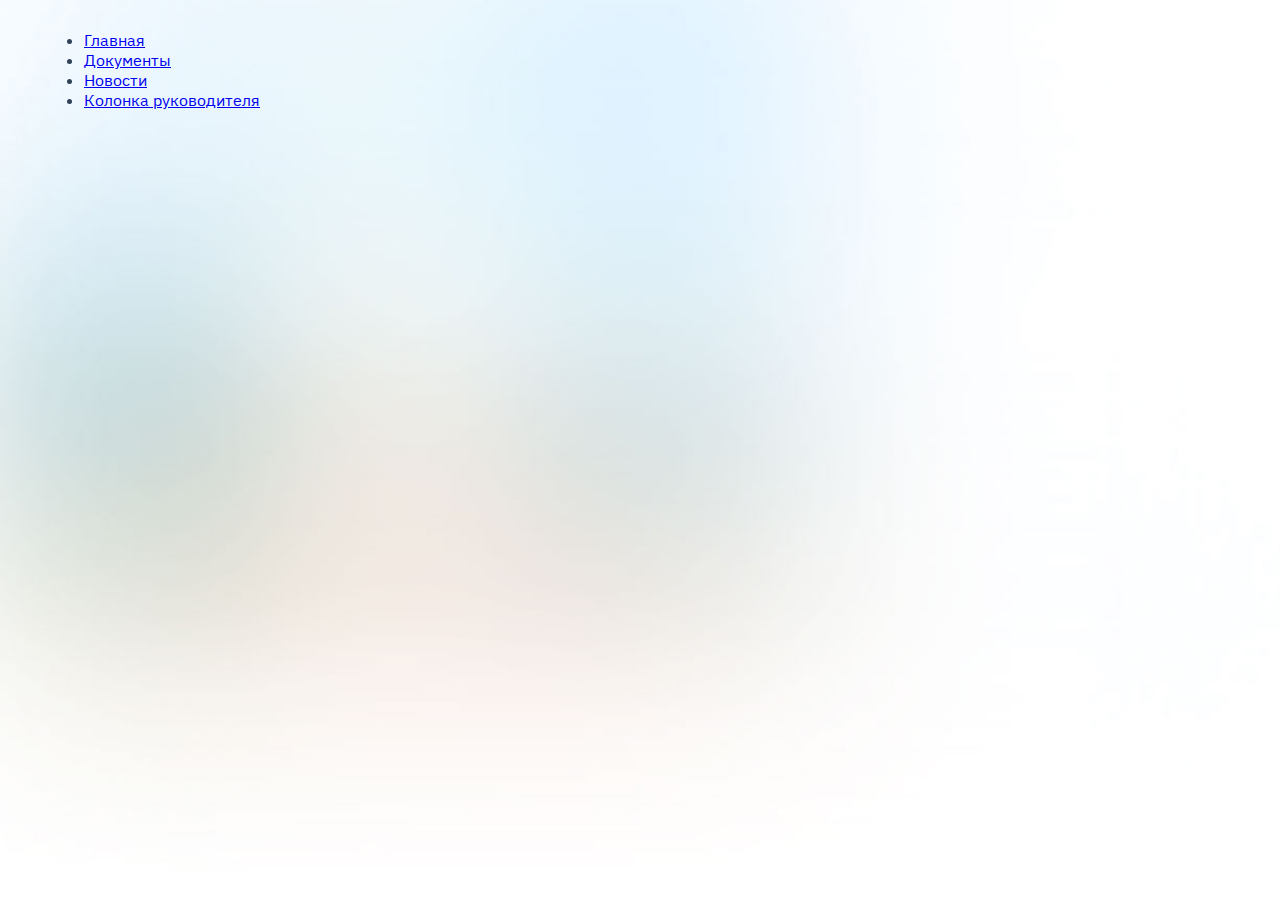
<file: index.html>
<!DOCTYPE html>
<html lang="en">

<head>
    <meta charset="UTF-8">
    <meta http-equiv="X-UA-Compatible" content="IE=edge">
    <meta name="viewport" content="width=device-width, initial-scale=1.0">
    <link href="./css/style.css" rel="stylesheet">
    <link href="./css/ibm-plex.css" rel="stylesheet">
    <!-- favicons -->
        <link rel="apple-touch-icon" sizes="57x57" href="./fonts/favicon/apple-icon-57x57.png">
        <link rel="apple-touch-icon" sizes="60x60" href="./fonts/favicon/apple-icon-60x60.png">
        <link rel="apple-touch-icon" sizes="72x72" href="./fonts/favicon/apple-icon-72x72.png">
        <link rel="apple-touch-icon" sizes="76x76" href="./fonts/favicon/apple-icon-76x76.png">
        <link rel="apple-touch-icon" sizes="114x114" href="./fonts/favicon/apple-icon-114x114.png">
        <link rel="apple-touch-icon" sizes="120x120" href="./fonts/favicon/apple-icon-120x120.png">
        <link rel="apple-touch-icon" sizes="144x144" href="./fonts/favicon/apple-icon-144x144.png">
        <link rel="apple-touch-icon" sizes="152x152" href="./fonts/favicon/apple-icon-152x152.png">
        <link rel="apple-touch-icon" sizes="180x180" href="./fonts/favicon/apple-icon-180x180.png">
        <link rel="icon" type="image/png" sizes="192x192"  href="./fonts/favicon/android-icon-192x192.png">
        <link rel="icon" type="image/png" sizes="32x32" href="./fonts/favicon/favicon-32x32.png">
        <link rel="icon" type="image/png" sizes="96x96" href="./fonts/favicon/favicon-96x96.png">
        <link rel="icon" type="image/png" sizes="16x16" href="./fonts/favicon/favicon-16x16.png">
        <link rel="manifest" href="./fonts/favicon/manifest.json">
        <meta name="msapplication-TileColor" content="#ffffff">
        <meta name="msapplication-TileImage" content="/ms-icon-144x144.png">
        <meta name="theme-color" content="#ffffff">
    <!-- endfavicons -->
    <title>Ссылки</title>
</head>


<body>
    <ul style="margin: 30px auto; width: 90%;">
        <li><a target="_blank"  href="./main.html">Главная</a></li>
        <li><a target="_blank" href="./documents.html">Документы</a></li>
        <li><a target="_blank"  href="./news.html">Новости</a></li>
        <li><a target="_blank"  href="./colonka.html">Колонка руководителя</a></li>
    </ul>
</body>
</html>
</file>
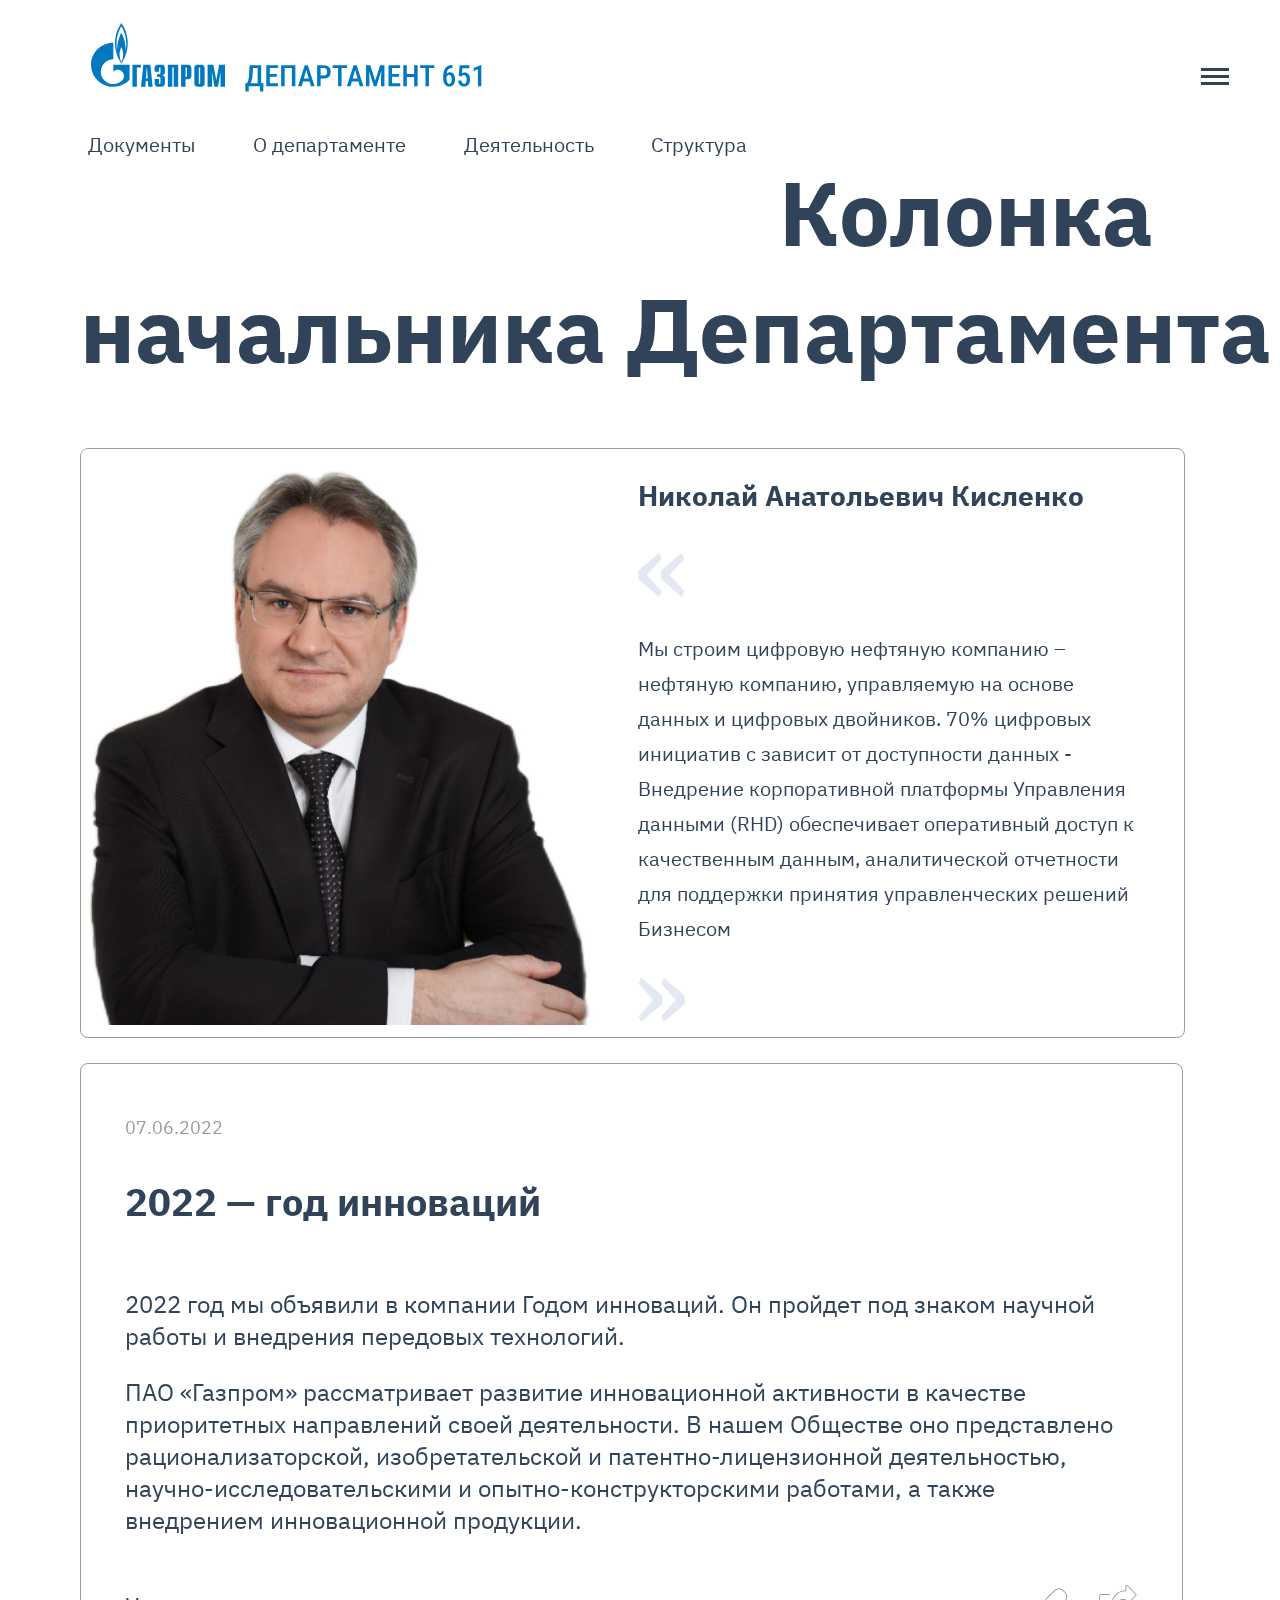
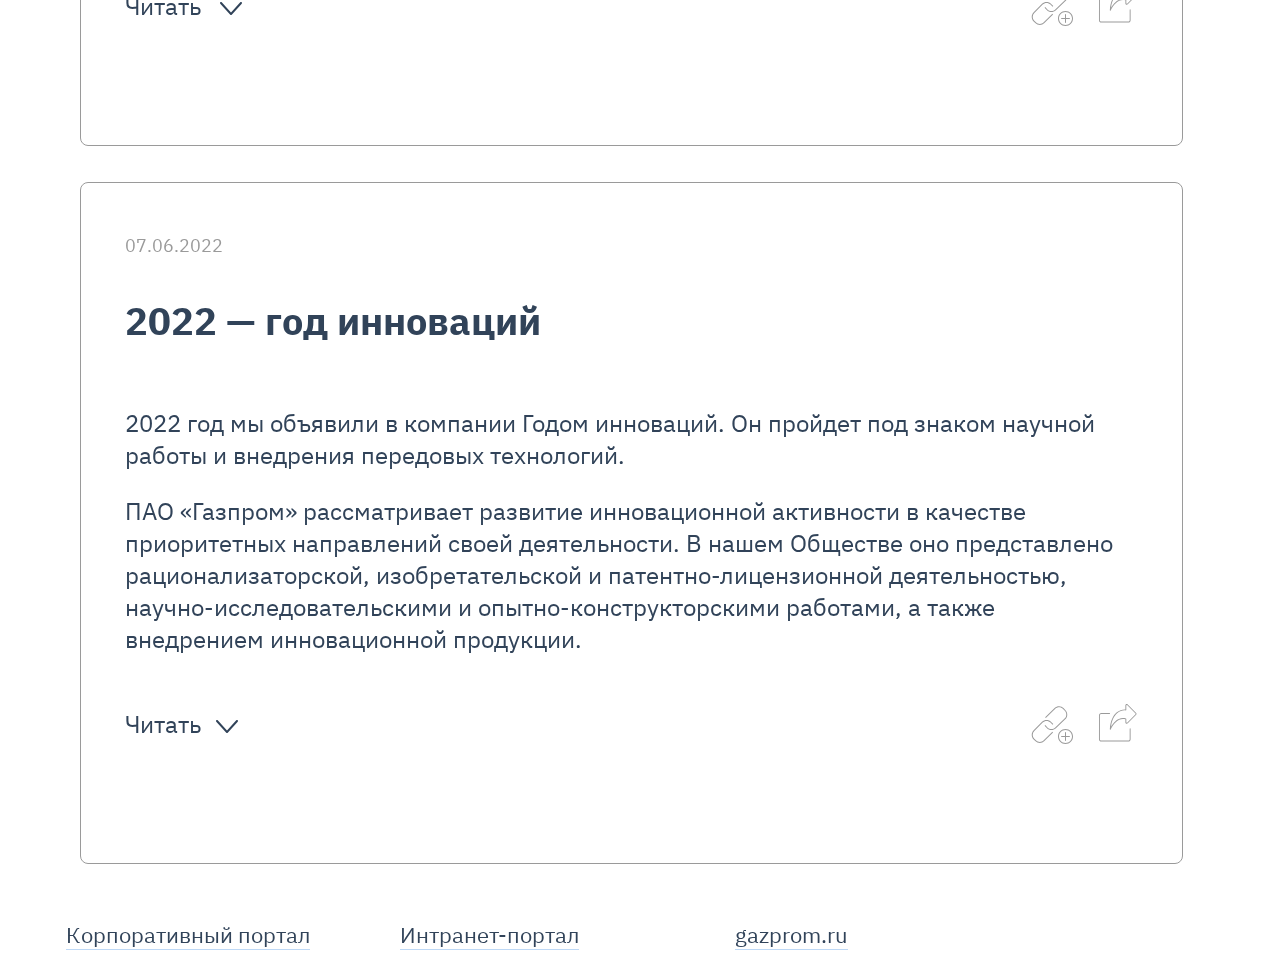
<file: colonka.html>
<!DOCTYPE html>
<html lang="en">

<head>
    <meta charset="UTF-8">
    <meta http-equiv="X-UA-Compatible" content="IE=edge">
    <meta name="viewport" content="width=device-width, user-scalable=no, initial-scale=1.0, maximum-scale=1.0, minimum-scale=1.0">
    <link href="./css/ibm-plex.css" rel="stylesheet">
    <link href="./css/style.css" rel="stylesheet">
    <link href="./css/column.css" rel="stylesheet">
    <link href="./css/news.css" rel="stylesheet">
    <link href="./css/documents.css" rel="stylesheet">
    <!-- favicons -->
    <link rel="apple-touch-icon" sizes="57x57" href="./fonts/favicon/apple-icon-57x57.png">
    <link rel="apple-touch-icon" sizes="60x60" href="./fonts/favicon/apple-icon-60x60.png">
    <link rel="apple-touch-icon" sizes="72x72" href="./fonts/favicon/apple-icon-72x72.png">
    <link rel="apple-touch-icon" sizes="76x76" href="./fonts/favicon/apple-icon-76x76.png">
    <link rel="apple-touch-icon" sizes="114x114" href="./fonts/favicon/apple-icon-114x114.png">
    <link rel="apple-touch-icon" sizes="120x120" href="./fonts/favicon/apple-icon-120x120.png">
    <link rel="apple-touch-icon" sizes="144x144" href="./fonts/favicon/apple-icon-144x144.png">
    <link rel="apple-touch-icon" sizes="152x152" href="./fonts/favicon/apple-icon-152x152.png">
    <link rel="apple-touch-icon" sizes="180x180" href="./fonts/favicon/apple-icon-180x180.png">
    <link rel="icon" type="image/png" sizes="192x192"  href="./fonts/favicon/android-icon-192x192.png">
    <link rel="icon" type="image/png" sizes="32x32" href="./fonts/favicon/favicon-32x32.png">
    <link rel="icon" type="image/png" sizes="96x96" href="./fonts/favicon/favicon-96x96.png">
    <link rel="icon" type="image/png" sizes="16x16" href="./fonts/favicon/favicon-16x16.png">
    <link rel="manifest" href="./fonts/favicon/manifest.json">
    <meta name="msapplication-TileColor" content="#ffffff">
    <meta name="msapplication-TileImage" content="/ms-icon-144x144.png">
    <meta name="theme-color" content="#ffffff">
    <!-- endfavicons -->
    <title>Главная</title>
</head>


<body>
<!-- header  -->
<div class="header_main">
    <!-- Логотип -->
    <div class="header_logo">
        <a href="./main.html">
            <img src="./img/logo_department651.svg">
        </a>
    </div>
    <!-- Главное меню -->
    <div class="header_main_menu">
        <div class="header_main_menu_item">
                <a data-id="about-documents" class="header_main_menu__link" href="">Документы</a>
        </div>
        <div class="header_main_menu_item">
                <a data-id="about-department" class="header_main_menu__link" href="">О департаменте</a>
        </div>
        <div class="header_main_menu_item">
                <a data-id="about-statistics" class="header_main_menu__link" href="">Деятельность</a>
        </div>
        <div class="header_main_menu_item">
                <a data-id="about-structure" class="header_main_menu__link" href="">Структура</a>
        </div>


        <!-- Меню-иконки -->
        <div class="header_main_menu_icons">
            <div class="header_hamburger_menu <!--nav-icon_opened-menu-->">
                <div id="nav-icon3">
                    <span></span>
                    <span></span>
                    <span></span>
                    <span></span>
                </div>
            </div>
        </div>
        <!-- Меню-иконки -->
    </div>

</div>

    <div class="content">
        <!-- Название -->
        <div class="column_label">
            <h1 class="column_label_text">Колонка начальника Департамента</h1>
        </div>
        <div class="column_headDepartment">
            <div class="column_headDepartment_photo"></div>
            <!-- <img src="./img/column/headDepartment.jpg" alt="" class="column_headDepartment_photo"> -->
            <div class="column_headDepartment_content">
                <p class="column_headDepartment_label">Николай Анатольевич Кисленко</p>
                <img src="./img/column/quotes_left.svg" alt="" class="column_headDepartment_quotes_lt">
                <p class="column_headDepartment_text">
                    Мы строим цифровую нефтяную компанию – нефтяную компанию, управляемую на основе данных и цифровых
                    двойников. 70% цифровых инициатив с зависит от доступности данных - Внедрение корпоративной
                    платформы
                    Управления данными (RHD) обеспечивает оперативный доступ к качественным данным, аналитической
                    отчетности
                    для поддержки принятия управленческих решений Бизнесом
                </p>
                <img src="./img/column/quotes_right.svg" alt="" class="column_headDepartment_quotes_rt">
            </div>
        </div>
        <div class="column_list" style="display: inline; float: left;">
            <div class="newsp_item">
                <p class="newsp_item_date">07.06.2022</p>
                <p class="newsp_item_name">2022 — год инноваций</p>
                <div class="newsp_item_text">
                    <div class="newsp_item_text_wrapper">
                        <p>2022 год мы объявили в компании Годом инноваций. Он пройдет под знаком научной работы и внедрения
                            передовых технологий.
                        </p>
                        <p>ПАО «Газпром» рассматривает развитие инновационной активности в качестве приоритетных направлений
                            своей деятельности. В нашем Обществе оно представлено рационализаторской, изобретательской и
                            патентно-лицензионной деятельностью, научно-исследовательскими и опытно-конструкторскими работами, а
                            также внедрением инновационной продукции.
                        </p>
                        <p>Наши сотрудники предлагают много идей для усовершенствования производственных процессов, организации
                            более эффективной работы. Рационализаторская активность в компании повышается.
                        </p>
                        <p>2022 год мы объявили в компании Годом инноваций. Он пройдет под знаком научной работы и внедрения
                            передовых технологий.
                        </p>
                        <p>ПАО «Газпром» рассматривает развитие инновационной активности в качестве приоритетных направлений
                            своей деятельности. В нашем Обществе оно представлено рационализаторской, изобретательской и
                            патентно-лицензионной деятельностью, научно-исследовательскими и опытно-конструкторскими работами, а
                            также внедрением инновационной продукции.
                        </p>
                        <p>Наши сотрудники предлагают много идей для усовершенствования производственных процессов, организации
                            более эффективной работы. Рационализаторская активность в компании повышается.
                        </p>
                        <p>2022 год мы объявили в компании Годом инноваций. Он пройдет под знаком научной работы и внедрения
                            передовых технологий.
                        </p>
                        <p>ПАО «Газпром» рассматривает развитие инновационной активности в качестве приоритетных направлений
                            своей деятельности. В нашем Обществе оно представлено рационализаторской, изобретательской и
                            патентно-лицензионной деятельностью, научно-исследовательскими и опытно-конструкторскими работами, а
                            также внедрением инновационной продукции.
                        </p>
                        <p>Наши сотрудники предлагают много идей для усовершенствования производственных процессов, организации
                            более эффективной работы. Рационализаторская активность в компании повышается.
                        </p>
                        <p>2022 год мы объявили в компании Годом инноваций. Он пройдет под знаком научной работы и внедрения
                            передовых технологий.
                        </p>
                        <p>ПАО «Газпром» рассматривает развитие инновационной активности в качестве приоритетных направлений
                            своей деятельности. В нашем Обществе оно представлено рационализаторской, изобретательской и
                            патентно-лицензионной деятельностью, научно-исследовательскими и опытно-конструкторскими работами, а
                            также внедрением инновационной продукции.
                        </p>
                    </div>
                    <div class="newsp_item_readmore">
                        <a class="newsp_item_readmore_text">Читать</a>
                        <img class="newsp_item_readmore_icon" src="img/news/readmore_chevron_down.svg" alt="">
                    </div>
                    <div class="newsp_item_links">
                        <div data-href="http://google.ru" class="newsp_item_links_copylink"></div>
                        <div class="newsp_item_links_sharelink"></div>
                    </div>
                </div>
            </div>
            <div class="newsp_item">
                <p class="newsp_item_date">07.06.2022</p>
                <p class="newsp_item_name">2022 — год инноваций</p>
                <div class="newsp_item_text">
                    <div class="newsp_item_text_wrapper">
                        <p>2022 год мы объявили в компании Годом инноваций. Он пройдет под знаком научной работы и внедрения
                            передовых технологий.
                        </p>
                        <p>ПАО «Газпром» рассматривает развитие инновационной активности в качестве приоритетных направлений
                            своей деятельности. В нашем Обществе оно представлено рационализаторской, изобретательской и
                            патентно-лицензионной деятельностью, научно-исследовательскими и опытно-конструкторскими работами, а
                            также внедрением инновационной продукции.
                        </p>
                        <p>Наши сотрудники предлагают много идей для усовершенствования производственных процессов, организации
                            более эффективной работы. Рационализаторская активность в компании повышается.
                        </p>
                    </div>
                    <div class="newsp_item_readmore">
                        <a class="newsp_item_readmore_text">Читать</a><img class="newsp_item_readmore_icon" src="img/news/readmore_chevron_down.svg" alt="">
                    </div>
                    <div class="newsp_item_links">
                        <div data-href="http://yandex.ru" class="newsp_item_links_copylink"></div>
                        <div data-href="http://yandex.ru" class="newsp_item_links_sharelink"></div>
                    </div>
                </div>
            </div>
        </div>
        
    </div>


<div class="footer">
    <div class="footer_menu">
        <div class="clear"></div>
        <div class="footer_menu_item">
            <p><span class="decoration_text_underline">Корпоративный портал</span></p>
        </div>
        <div class="footer_menu_item">
            <p><span class="decoration_text_underline">Интранет-портал</span></p>
        </div>
        <div class="footer_menu_item">
            <p><span class="decoration_text_underline">gazprom.ru</span></p>
        </div>
        <div class="footer_menu_item_order">
            <p>Заказать разработку внутреннего сайта → </p>
        </div>
    </div>
</div>

<!-- BEGIN: вспомогательные блоки -->
<div class="menu-wrapper">
    <div class="menu-wrapper__content">
        <div class="menu-wrapper__search">
            <form class="menu-wrapper__search-form">
                <input type="search" name="search" placeholder="Что ищем" />
            </form>
        </div>
    </div>
</div>
<div class="scroll-up-wrapper scroll-up-wrapper_hidden" title="Вверх">
    <svg width="32" height="32" x="0" y="0" viewBox="0 0 512 511" style="enable-background:new 0 0 512 512" xml:space="preserve" class=""><g><path xmlns="http://www.w3.org/2000/svg" d="m512 256.5-256-256-256 256 70.328125 70.328125 185.640625-185.636719.03125-.03125 185.671875 185.667969zm0 0" fill="#4ed8df" data-original="#4ed8df" class=""></path><path xmlns="http://www.w3.org/2000/svg" d="m512 441.460938-256-256-.03125.027343-255.96875 255.972657 70.328125 70.328124 185.640625-185.640624.03125-.027344 185.671875 185.667968zm0 0" fill="#4ed8df" data-original="#4ed8df" class=""></path><g xmlns="http://www.w3.org/2000/svg" fill="#11a9c6"><path d="m441.671875 326.828125 70.328125-70.328125-256-256-.03125.03125v140.660156l.03125-.03125zm0 0" fill="#11a9c6" data-original="#11a9c6" class=""></path><path d="m256 185.460938-.03125.027343v140.660157l.03125-.027344 185.671875 185.667968 70.328125-70.328124zm0 0" fill="#11a9c6" data-original="#11a9c6" class=""></path></g></g></svg>
</div>
<div class="to-clipboard-textarea"><textarea id="for-clipboard"></textarea></div>
<!-- end: вспомогательные блоки -->

</body>
<script src="./js/jquery.js"></script>
<script src="./js/script.js"></script>
</html>
</file>
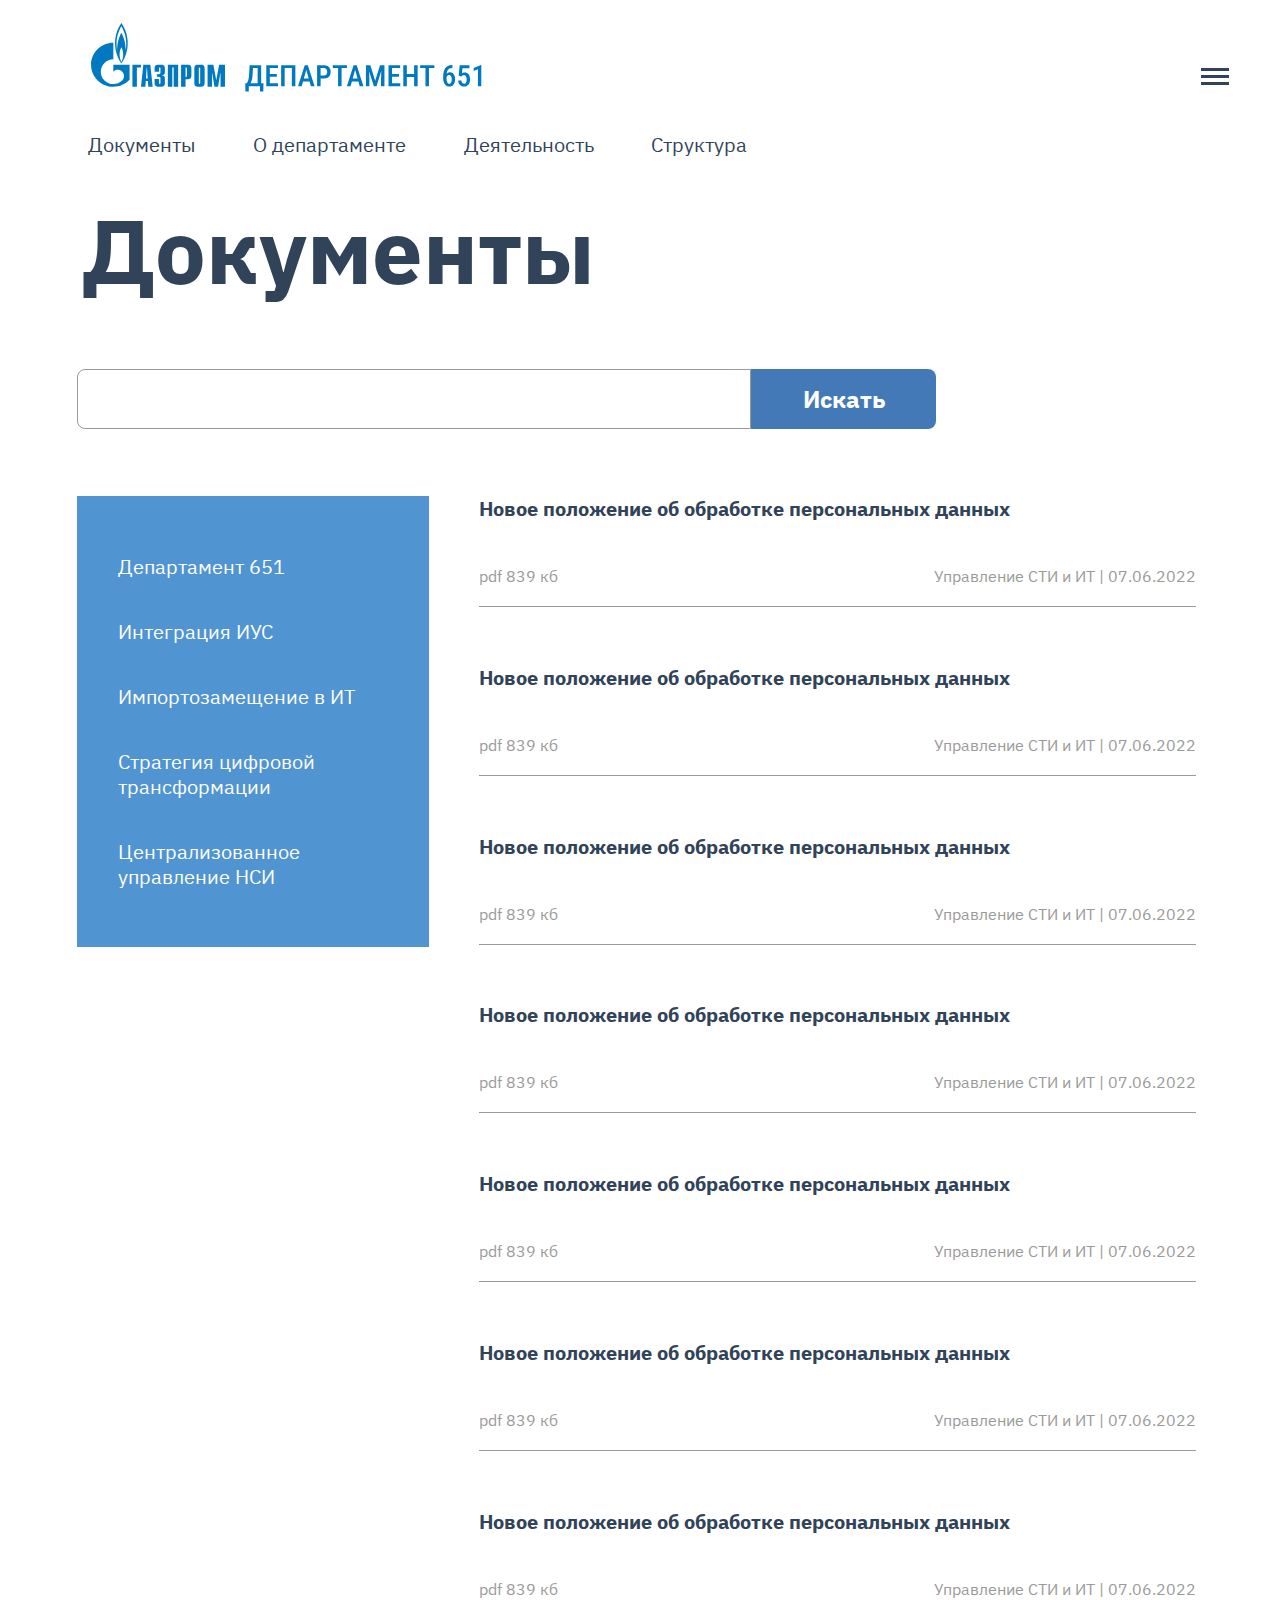
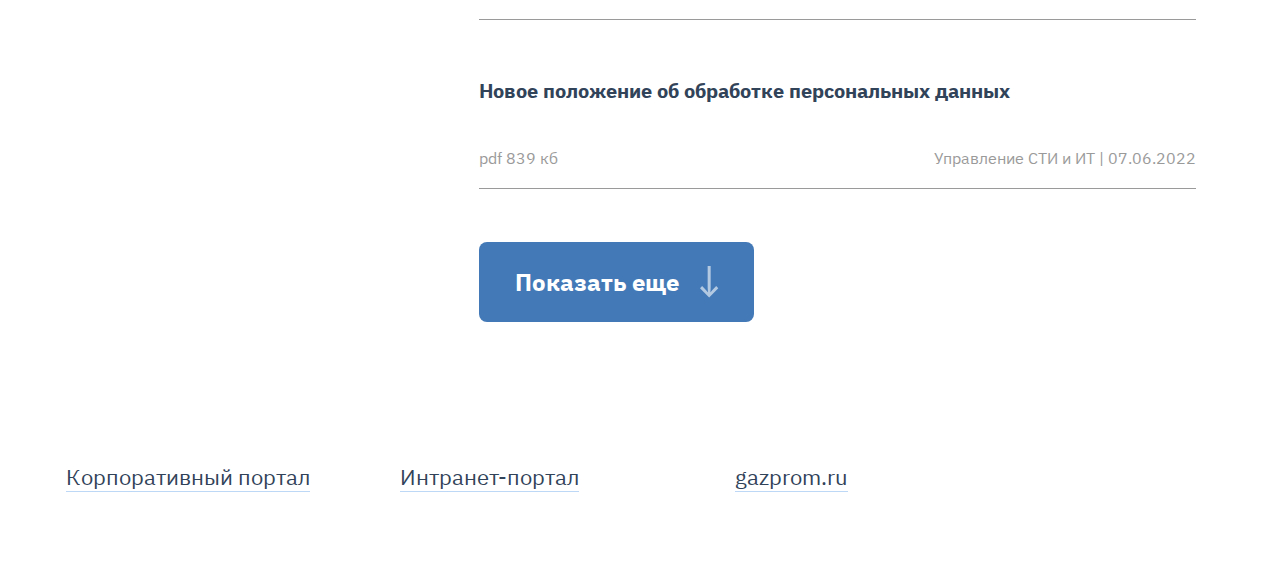
<file: documents.html>
<!DOCTYPE html>
<html lang="en">

<head>
    <meta charset="UTF-8">
    <meta http-equiv="X-UA-Compatible" content="IE=edge">
    <meta name="viewport"
        content="width=device-width, user-scalable=no, initial-scale=1.0, maximum-scale=1.0, minimum-scale=1.0">
    <link href="./css/ibm-plex.css" rel="stylesheet">
    <link href="./css/style.css" rel="stylesheet">
    <link href="./css/column.css" rel="stylesheet">
    <link href="./css/news.css" rel="stylesheet">
    <link href="./css/documents.css" rel="stylesheet">
    <!-- favicons -->
    <link rel="apple-touch-icon" sizes="57x57" href="./fonts/favicon/apple-icon-57x57.png">
    <link rel="apple-touch-icon" sizes="60x60" href="./fonts/favicon/apple-icon-60x60.png">
    <link rel="apple-touch-icon" sizes="72x72" href="./fonts/favicon/apple-icon-72x72.png">
    <link rel="apple-touch-icon" sizes="76x76" href="./fonts/favicon/apple-icon-76x76.png">
    <link rel="apple-touch-icon" sizes="114x114" href="./fonts/favicon/apple-icon-114x114.png">
    <link rel="apple-touch-icon" sizes="120x120" href="./fonts/favicon/apple-icon-120x120.png">
    <link rel="apple-touch-icon" sizes="144x144" href="./fonts/favicon/apple-icon-144x144.png">
    <link rel="apple-touch-icon" sizes="152x152" href="./fonts/favicon/apple-icon-152x152.png">
    <link rel="apple-touch-icon" sizes="180x180" href="./fonts/favicon/apple-icon-180x180.png">
    <link rel="icon" type="image/png" sizes="192x192" href="./fonts/favicon/android-icon-192x192.png">
    <link rel="icon" type="image/png" sizes="32x32" href="./fonts/favicon/favicon-32x32.png">
    <link rel="icon" type="image/png" sizes="96x96" href="./fonts/favicon/favicon-96x96.png">
    <link rel="icon" type="image/png" sizes="16x16" href="./fonts/favicon/favicon-16x16.png">
    <link rel="manifest" href="./fonts/favicon/manifest.json">
    <meta name="msapplication-TileColor" content="#ffffff">
    <meta name="msapplication-TileImage" content="/ms-icon-144x144.png">
    <meta name="theme-color" content="#ffffff">
    <!-- endfavicons -->
    <title>Главная</title>
</head>


<body>
    <!-- header  -->
    <div class="header_main">
        <!-- Логотип -->
        <div class="header_logo">
            <a href="/">
                <img src="./img/logo_department651.svg">
            </a>
        </div>
        <!-- Главное меню -->
        <div class="header_main_menu">
            <div class="header_main_menu_item">
                <a data-id="about-documents" class="header_main_menu__link" href="">Документы</a>
            </div>
            <div class="header_main_menu_item">
                <a data-id="about-department" class="header_main_menu__link" href="">О департаменте</a>
            </div>
            <div class="header_main_menu_item">
                <a data-id="about-statistics" class="header_main_menu__link" href="">Деятельность</a>
            </div>
            <div class="header_main_menu_item">
                <a data-id="about-structure" class="header_main_menu__link" href="">Структура</a>
            </div>


            <!-- Меню-иконки -->
            <div class="header_main_menu_icons">
                <div class="header_hamburger_menu <!--nav-icon_opened-menu-->">
                    <div id="nav-icon3">
                        <span></span>
                        <span></span>
                        <span></span>
                        <span></span>
                    </div>
                </div>
            </div>
            <!-- Меню-иконки -->
        </div>

    </div>
    <!-- Контент страницы -->
    <div class="content">
        <!-- Название -->
        <div class="documents_label">
            <h1 class="documents_label_text">Документы</h1>
        </div>
        <!-- Форма поиска -->
        <form action="" class="documents_search">
            <input type="text" class="documents_search_input">
            <input type="button" value="Искать" class="documents_search_button">
        </form>
        <div class="clear"></div>
        <!-- Левое меню -->
        <div class="documents_menu">
            <div class="documents_menu_item">
                <p>Департамент 651</p>
            </div>
            <div class="clear"></div>
            <div class="documents_menu_item">
                <p>Интеграция ИУС</p>
            </div>
            <div class="clear"></div>
            <div class="documents_menu_item">
                <p>Импортозамещение в ИТ</p>
            </div>
            <div class="clear"></div>
            <div class="documents_menu_item">
                <p>Стратегия цифровой трансформации</p>
            </div>
            <div class="clear"></div>
            <div class="documents_menu_item">
                <p>Централизованное управление НСИ</p>
            </div>
        </div>

        <!-- Список документов -->
        <div class="documents_list">
            <!-- Документ -->
            <a href="">
                <div class="documents_list_item">
                    <div class="documents_list_item_label">
                        <p class="documents_list_item_link">Новое положение об обработке персональных данных</p>
                    </div>
                    <div class="documents_list_item_typeSize">
                        <p>pdf 839 кб</p>
                    </div>
                    <div class="documents_list_item_info">
                        <div class="documents_list_item_department">
                            <p>Управление СТИ и ИТ |&nbsp</p>
                        </div>
                        <div class="documents_list_item_date">
                            <p>07.06.2022</p>
                        </div>
                    </div>
                </div>
            </a>
            <!-- Документ -->
            <a href="">
                <div class="documents_list_item">
                    <div class="documents_list_item_label">
                        <p class="documents_list_item_link">Новое положение об обработке персональных данных</p>
                    </div>
                    <div class="documents_list_item_typeSize">
                        <p>pdf 839 кб</p>
                    </div>
                    <div class="documents_list_item_info">
                        <div class="documents_list_item_department">
                            <p>Управление СТИ и ИТ |&nbsp</p>
                        </div>
                        <div class="documents_list_item_date">
                            <p>07.06.2022</p>
                        </div>
                    </div>
                </div>
            </a>
            <!-- Документ -->
            <a href="">
                <div class="documents_list_item">
                    <div class="documents_list_item_label">
                        <p class="documents_list_item_link">Новое положение об обработке персональных данных</p>
                    </div>
                    <div class="documents_list_item_typeSize">
                        <p>pdf 839 кб</p>
                    </div>
                    <div class="documents_list_item_info">
                        <div class="documents_list_item_department">
                            <p>Управление СТИ и ИТ |&nbsp</p>
                        </div>
                        <div class="documents_list_item_date">
                            <p>07.06.2022</p>
                        </div>
                    </div>
                </div>
            </a>
            <!-- Документ -->
            <a href="">
                <div class="documents_list_item">
                    <div class="documents_list_item_label">
                        <p class="documents_list_item_link">Новое положение об обработке персональных данных</p>
                    </div>
                    <div class="documents_list_item_typeSize">
                        <p>pdf 839 кб</p>
                    </div>
                    <div class="documents_list_item_info">
                        <div class="documents_list_item_department">
                            <p>Управление СТИ и ИТ |&nbsp</p>
                        </div>
                        <div class="documents_list_item_date">
                            <p>07.06.2022</p>
                        </div>
                    </div>
                </div>
            </a>
            <!-- Документ -->
            <a href="">
                <div class="documents_list_item">
                    <div class="documents_list_item_label">
                        <p class="documents_list_item_link">Новое положение об обработке персональных данных</p>
                    </div>
                    <div class="documents_list_item_typeSize">
                        <p>pdf 839 кб</p>
                    </div>
                    <div class="documents_list_item_info">
                        <div class="documents_list_item_department">
                            <p>Управление СТИ и ИТ |&nbsp</p>
                        </div>
                        <div class="documents_list_item_date">
                            <p>07.06.2022</p>
                        </div>
                    </div>
                </div>
            </a>
            <!-- Документ -->
            <a href="">
                <div class="documents_list_item">
                    <div class="documents_list_item_label">
                        <p class="documents_list_item_link">Новое положение об обработке персональных данных</p>
                    </div>
                    <div class="documents_list_item_typeSize">
                        <p>pdf 839 кб</p>
                    </div>
                    <div class="documents_list_item_info">
                        <div class="documents_list_item_department">
                            <p>Управление СТИ и ИТ |&nbsp</p>
                        </div>
                        <div class="documents_list_item_date">
                            <p>07.06.2022</p>
                        </div>
                    </div>
                </div>
            </a>
            <!-- Документ -->
            <a href="">
                <div class="documents_list_item">
                    <div class="documents_list_item_label">
                        <p class="documents_list_item_link">Новое положение об обработке персональных данных</p>
                    </div>
                    <div class="documents_list_item_typeSize">
                        <p>pdf 839 кб</p>
                    </div>
                    <div class="documents_list_item_info">
                        <div class="documents_list_item_department">
                            <p>Управление СТИ и ИТ |&nbsp</p>
                        </div>
                        <div class="documents_list_item_date">
                            <p>07.06.2022</p>
                        </div>
                    </div>
                </div>
            </a>
            <!-- Документ -->
            <a href="">
                <div class="documents_list_item">
                    <div class="documents_list_item_label">
                        <p class="documents_list_item_link">Новое положение об обработке персональных данных</p>
                    </div>
                    <div class="documents_list_item_typeSize">
                        <p>pdf 839 кб</p>
                    </div>
                    <div class="documents_list_item_info">
                        <div class="documents_list_item_department">
                            <p>Управление СТИ и ИТ |&nbsp</p>
                        </div>
                        <div class="documents_list_item_date">
                            <p>07.06.2022</p>
                        </div>
                    </div>
                </div>
            </a>
            <div class="clear"></div>
            <div class="documents_button">
                <input class="documents_button_more" type="button" value="Показать еще">
            </div>
        </div>
    </div>
    <div class="clear"></div>

    <div class="footer">
        <div class="footer_menu">
            <div class="clear"></div>
            <div class="footer_menu_item">
                <p><span class="decoration_text_underline">Корпоративный портал</span></p>
            </div>
            <div class="footer_menu_item">
                <p><span class="decoration_text_underline">Интранет-портал</span></p>
            </div>
            <div class="footer_menu_item">
                <p><span class="decoration_text_underline">gazprom.ru</span></p>
            </div>
            <div class="footer_menu_item_order">
                <p>Заказать разработку внутреннего сайта → </p>
            </div>
        </div>
    </div>

    <div class="menu-wrapper">
        <div class="menu-wrapper__content">
            <div class="menu-wrapper__search">
                <form class="menu-wrapper__search-form">
                    <input type="search" name="search" placeholder="Что ищем" />
                </form>
            </div>
        </div>
    </div>

    <div class="scroll-up-wrapper scroll-up-wrapper_hidden" title="Вверх">
        <svg width="32" height="32" x="0" y="0" viewBox="0 0 512 511" style="enable-background:new 0 0 512 512"
            xml:space="preserve" class="">
            <g>
                <path xmlns="http://www.w3.org/2000/svg"
                    d="m512 256.5-256-256-256 256 70.328125 70.328125 185.640625-185.636719.03125-.03125 185.671875 185.667969zm0 0"
                    fill="#4ed8df" data-original="#4ed8df" class=""></path>
                <path xmlns="http://www.w3.org/2000/svg"
                    d="m512 441.460938-256-256-.03125.027343-255.96875 255.972657 70.328125 70.328124 185.640625-185.640624.03125-.027344 185.671875 185.667968zm0 0"
                    fill="#4ed8df" data-original="#4ed8df" class=""></path>
                <g xmlns="http://www.w3.org/2000/svg" fill="#11a9c6">
                    <path
                        d="m441.671875 326.828125 70.328125-70.328125-256-256-.03125.03125v140.660156l.03125-.03125zm0 0"
                        fill="#11a9c6" data-original="#11a9c6" class=""></path>
                    <path
                        d="m256 185.460938-.03125.027343v140.660157l.03125-.027344 185.671875 185.667968 70.328125-70.328124zm0 0"
                        fill="#11a9c6" data-original="#11a9c6" class=""></path>
                </g>
            </g>
        </svg>
    </div>

</body>
<script src="./js/jquery.js"></script>
<script src="./js/script.js"></script>

</html>
</file>
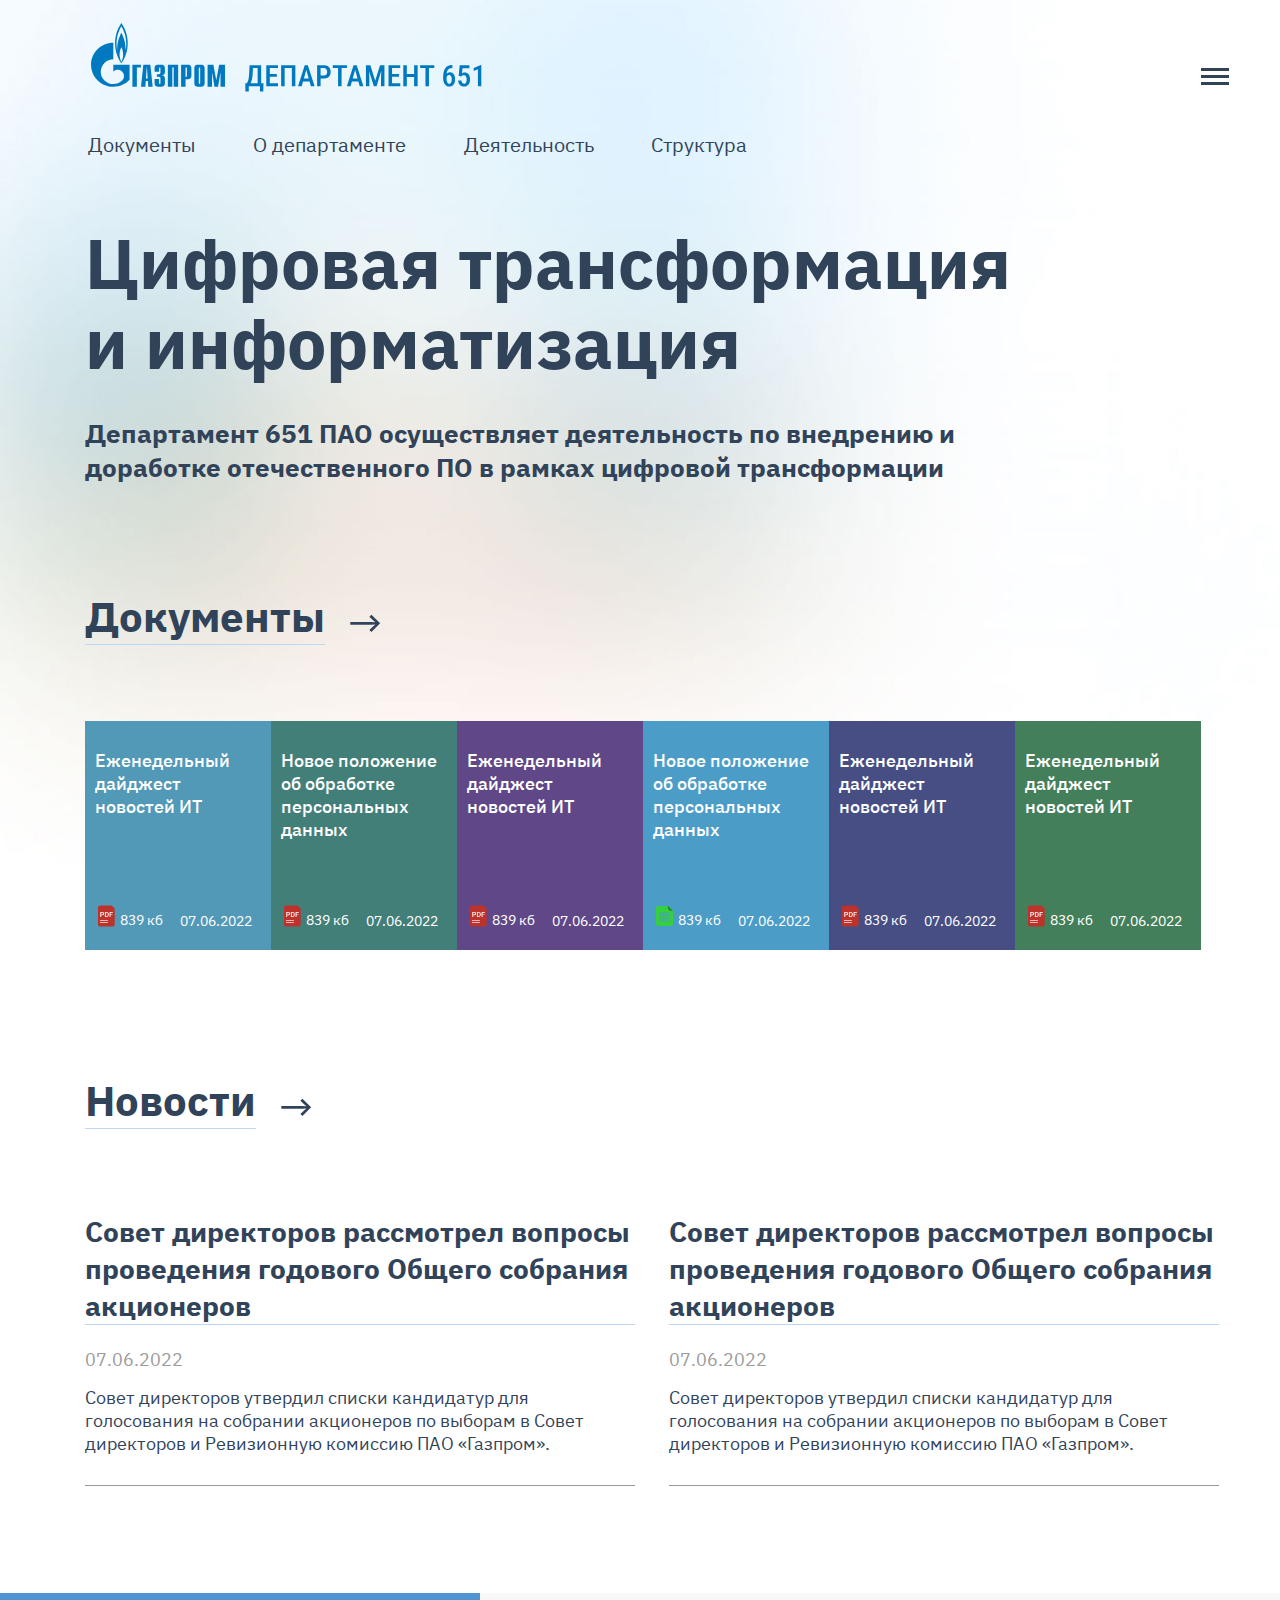
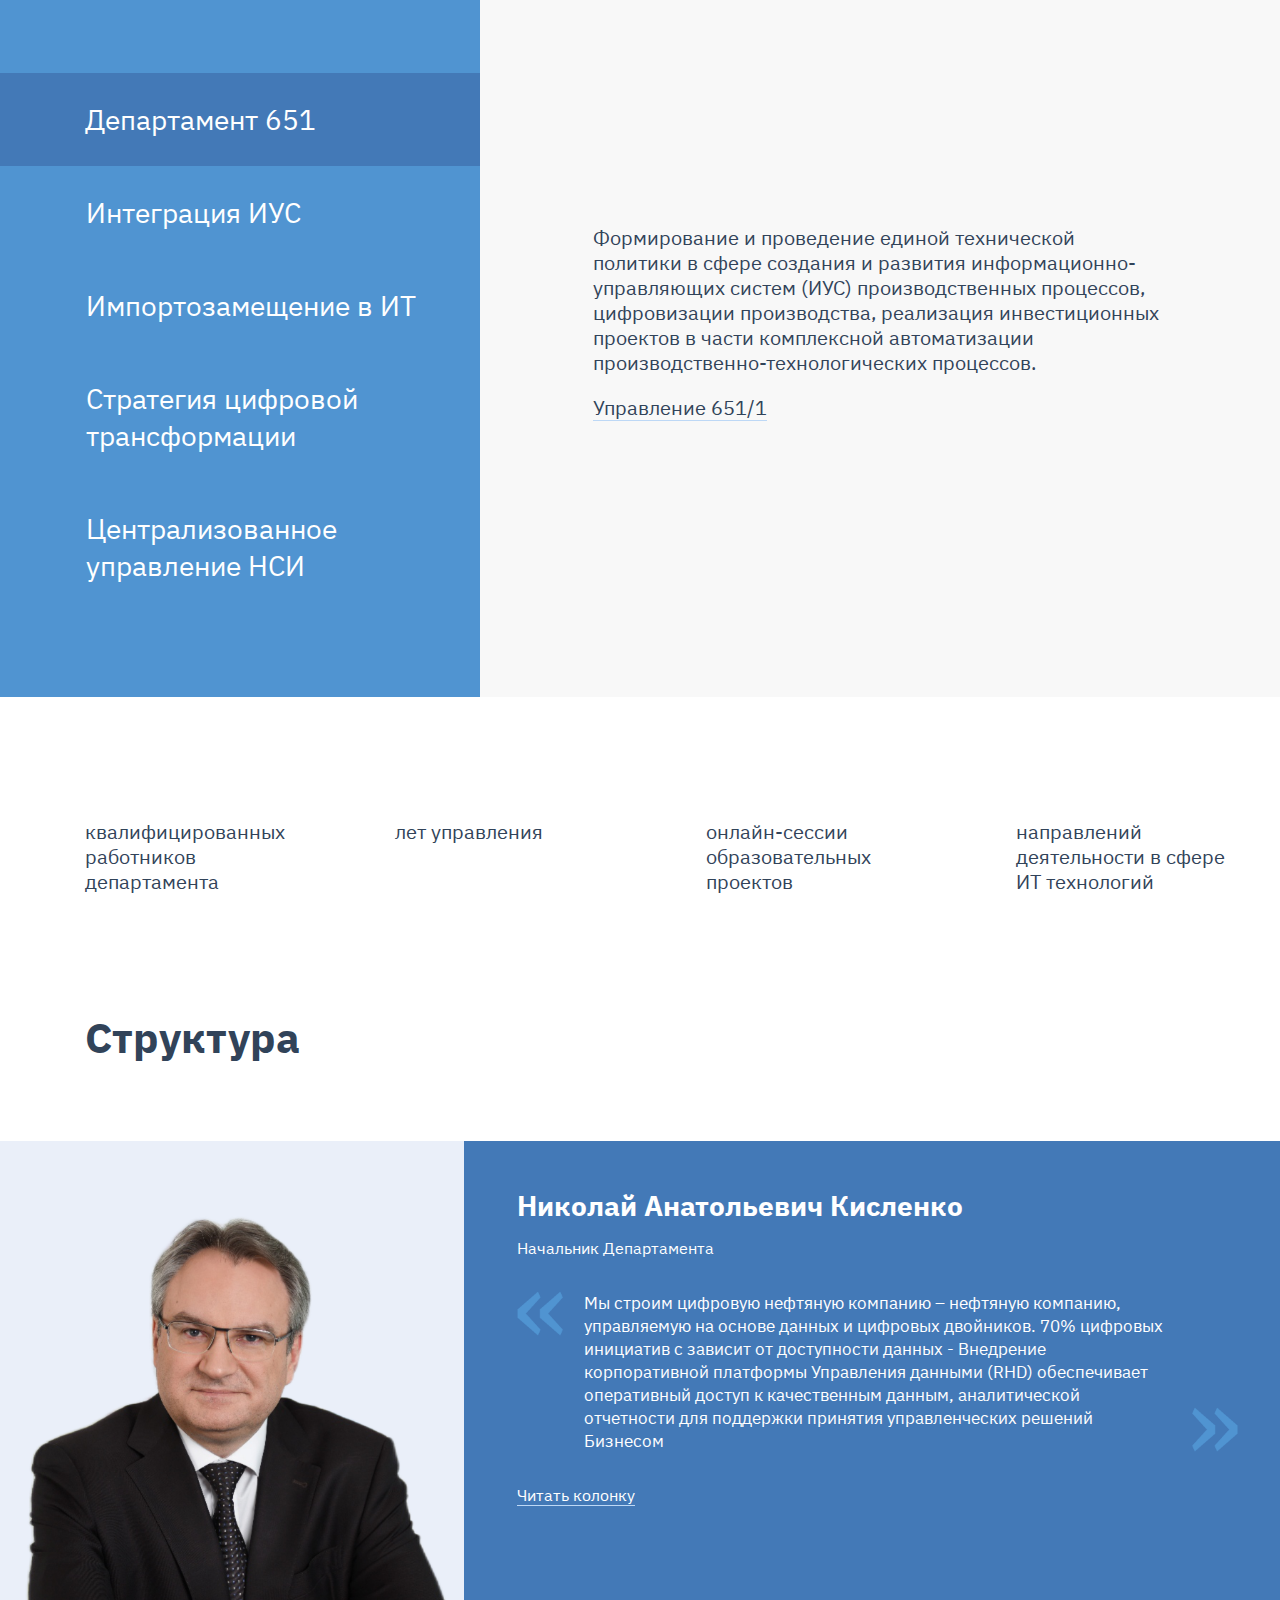
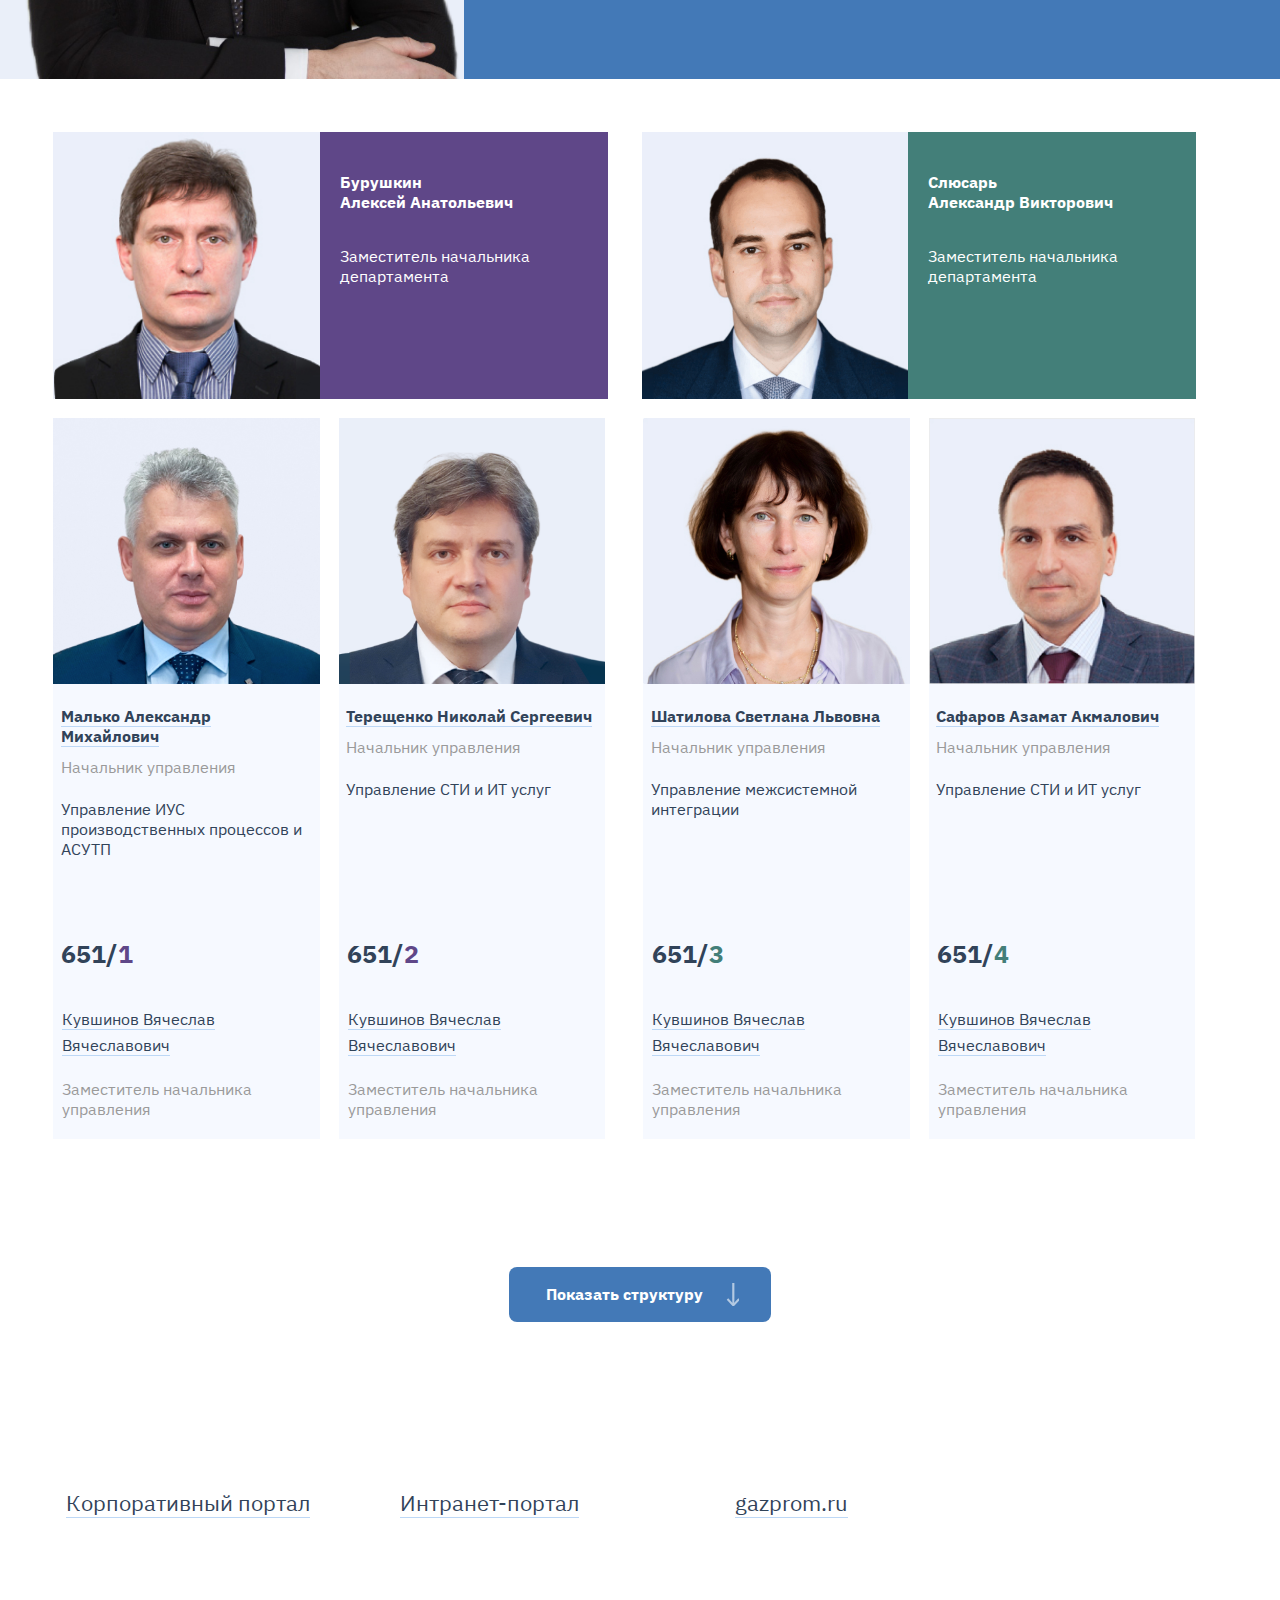
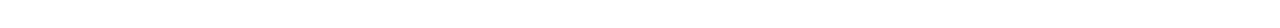
<file: main.html>
<!DOCTYPE html>
<html lang="en">

<head>
    <meta charset="UTF-8">
    <meta http-equiv="X-UA-Compatible" content="IE=edge">
    <meta name="viewport"
        content="width=device-width, user-scalable=no, initial-scale=1.0, maximum-scale=1.0, minimum-scale=1.0">
    <link href="./css/ibm-plex.css" rel="stylesheet">
    <link href="./css/style.css" rel="stylesheet">
    <!-- <link href="./css/column.css" rel="stylesheet">
    <link href="./css/news.css" rel="stylesheet">
    <link href="./css/documents.css" rel="stylesheet"> -->
    <!-- favicons -->
    <link rel="apple-touch-icon" sizes="57x57" href="./fonts/favicon/apple-icon-57x57.png">
    <link rel="apple-touch-icon" sizes="60x60" href="./fonts/favicon/apple-icon-60x60.png">
    <link rel="apple-touch-icon" sizes="72x72" href="./fonts/favicon/apple-icon-72x72.png">
    <link rel="apple-touch-icon" sizes="76x76" href="./fonts/favicon/apple-icon-76x76.png">
    <link rel="apple-touch-icon" sizes="114x114" href="./fonts/favicon/apple-icon-114x114.png">
    <link rel="apple-touch-icon" sizes="120x120" href="./fonts/favicon/apple-icon-120x120.png">
    <link rel="apple-touch-icon" sizes="144x144" href="./fonts/favicon/apple-icon-144x144.png">
    <link rel="apple-touch-icon" sizes="152x152" href="./fonts/favicon/apple-icon-152x152.png">
    <link rel="apple-touch-icon" sizes="180x180" href="./fonts/favicon/apple-icon-180x180.png">
    <link rel="icon" type="image/png" sizes="192x192" href="./fonts/favicon/android-icon-192x192.png">
    <link rel="icon" type="image/png" sizes="32x32" href="./fonts/favicon/favicon-32x32.png">
    <link rel="icon" type="image/png" sizes="96x96" href="./fonts/favicon/favicon-96x96.png">
    <link rel="icon" type="image/png" sizes="16x16" href="./fonts/favicon/favicon-16x16.png">
    <link rel="manifest" href="./fonts/favicon/manifest.json">
    <meta name="msapplication-TileColor" content="#ffffff">
    <meta name="msapplication-TileImage" content="/ms-icon-144x144.png">
    <meta name="theme-color" content="#ffffff">
    <!-- endfavicons -->
    <title>Главная</title>
</head>


<body>
    <!-- header  -->
    <div class="header_main">
        <!-- Логотип -->
        <div class="header_logo">
            <a href="/">
                <img src="./img/logo_department651.svg">
            </a>
        </div>
        <!-- Главное меню -->
        <div class="header_main_menu">
            <div class="header_main_menu_item">
                <a data-id="about-documents" class="header_main_menu__link" href="">Документы</a>
            </div>
            <div class="header_main_menu_item">
                <a data-id="about-department" class="header_main_menu__link" href="">О департаменте</a>
            </div>
            <div class="header_main_menu_item">
                <a data-id="about-statistics" class="header_main_menu__link" href="">Деятельность</a>
            </div>
            <div class="header_main_menu_item">
                <a data-id="about-structure" class="header_main_menu__link" href="">Структура</a>
            </div>


            <!-- Меню-иконки -->
            <div class="header_main_menu_icons">
                <div class="header_hamburger_menu <!--nav-icon_opened-menu-->">
                    <div id="nav-icon3">
                        <span></span>
                        <span></span>
                        <span></span>
                        <span></span>
                    </div>
                </div>
            </div>
            <!-- Меню-иконки -->
        </div>

    </div>
    <!-- Контент страницы -->
    <div class="content">
        <!-- Краткая информация -->

        <div class="content_info">
            <h1>Цифровая трансформация и информатизация</h1>
            <h2>Департамент 651 ПАО осуществляет деятельность по внедрению и доработке отечественного ПО в
                рамках цифровой трансформации</h2>
        </div>
        <!-- Документы -->
        <div class="content_documents">
            <div class="content_label" id="about-documents">
                <a href="documents.html"> <div class="content_label_name">
                   <p class="content_label_link"> Документы</p>
                </div>
                <div class="content_label_icon">
                    <img src="./img/icon_a_arrow_right2.svg">
                </div></a>
            </div>
            <div class="clear"></div>
            <div class="content_documents_list">
                <div class="content_documents_list_item_1">
                    <div class="content_documents_list_item_label">
                        <p>Еженедельный дайджест новостей ИТ</p>
                    </div>
                    <div class="content_documents_list_item_serviceinfo">
                        <div class="content_documents_list_item_serviceinfo_ext">
                            <img src="./img/ext_pdf.svg">
                        </div>
                        <div class="content_documents_list_item_serviceinfo_size">
                            <p>
                                839 кб
                            </p>
                        </div>
                        <div class="content_documents_list_item_serviceinfo_date">
                            <p>
                                07.06.2022
                            </p>
                        </div>
                    </div>
                </div>
                <div class="content_documents_list_item_2">
                    <div class="content_documents_list_item_label">
                        <p>Новое положение об обработке персональных данных</p>
                    </div>
                    <div class="content_documents_list_item_serviceinfo">
                        <div class="content_documents_list_item_serviceinfo_ext">
                            <img src="./img/ext_pdf.svg">
                        </div>
                        <div class="content_documents_list_item_serviceinfo_size">
                            <p>
                                839 кб
                            </p>
                        </div>
                        <div class="content_documents_list_item_serviceinfo_date">
                            <p>
                                07.06.2022
                            </p>
                        </div>
                    </div>
                </div>
                <div class="content_documents_list_item_3">
                    <div class="content_documents_list_item_label">
                        <p>Еженедельный дайджест новостей ИТ</p>
                    </div>
                    <div class="content_documents_list_item_serviceinfo">
                        <div class="content_documents_list_item_serviceinfo_ext">
                            <img src="./img/ext_pdf.svg">
                        </div>
                        <div class="content_documents_list_item_serviceinfo_size">
                            <p>
                                839 кб
                            </p>
                        </div>
                        <div class="content_documents_list_item_serviceinfo_date">
                            <p>
                                07.06.2022
                            </p>
                        </div>
                    </div>
                </div>
                <div class="content_documents_list_item_4">
                    <div class="content_documents_list_item_label">
                        <p>Новое положение об обработке персональных данных</p>
                    </div>
                    <div class="content_documents_list_item_serviceinfo">
                        <div class="content_documents_list_item_serviceinfo_ext">
                            <img src="./img/ext_xls.svg">
                        </div>
                        <div class="content_documents_list_item_serviceinfo_size">
                            <p>
                                839 кб
                            </p>
                        </div>
                        <div class="content_documents_list_item_serviceinfo_date">
                            <p>
                                07.06.2022
                            </p>
                        </div>
                    </div>
                </div>

                <div class="content_documents_list_item_5">
                    <div class="content_documents_list_item_label">
                        <p>Еженедельный дайджест новостей ИТ</p>
                    </div>
                    <div class="content_documents_list_item_serviceinfo">
                        <div class="content_documents_list_item_serviceinfo_ext">
                            <img src="./img/ext_pdf.svg">
                        </div>
                        <div class="content_documents_list_item_serviceinfo_size">
                            <p>
                                839 кб
                            </p>
                        </div>
                        <div class="content_documents_list_item_serviceinfo_date">
                            <p>
                                07.06.2022
                            </p>
                        </div>
                    </div>
                </div>
                <div class="content_documents_list_item_6">
                    <div class="content_documents_list_item_label">
                        <p>Еженедельный дайджест новостей ИТ</p>
                    </div>
                    <div class="content_documents_list_item_serviceinfo">
                        <div class="content_documents_list_item_serviceinfo_ext">
                            <img src="./img/ext_pdf.svg">
                        </div>
                        <div class="content_documents_list_item_serviceinfo_size">
                            <p>
                                839 кб
                            </p>
                        </div>
                        <div class="content_documents_list_item_serviceinfo_date">
                            <p>
                                07.06.2022
                            </p>
                        </div>
                    </div>
                </div>
            </div>
        </div>
        <div class="clear"></div>
        <!-- Новости -->
        <div class="content_news">
            <div class="content_label">
                <a href="news.html"><div class="content_label_name">
                 <p class="content_label_link">Новости</p>
                </div>
                <div class="content_label_icon">
                    <img src="./img/icon_a_arrow_right2.svg">
                </div></a>
            </div>
            <div class="clear"></div>
            <div class="content_news_item-lt">
                <a href=""><p class="content_news_item_link">Совет директоров рассмотрел вопросы проведения годового Общего собрания акционеров</p>
                <p class="content_news_item_date">07.06.2022</p>
                <p class="content_news_item_text">Совет директоров утвердил списки кандидатур для голосования на
                    собрании акционеров по выборам в
                    Совет директоров и Ревизионную комиссию ПАО «Газпром».</p>
            </div></a>
            <div class="content_news_item-rt">
                <a href=""><p class="content_news_item_link">Совет директоров рассмотрел вопросы проведения годового Общего собрания акционеров</p>
                <p class="content_news_item_date">07.06.2022</p>
                <p class="content_news_item_text">Совет директоров утвердил списки кандидатур для голосования на
                    собрании акционеров по выборам в
                    Совет директоров и Ревизионную комиссию ПАО «Газпром».</p>
            </div></a>
        </div>
    </div>

    <div class="clear"></div>
    <!-- Левое меню -->
    <div id="about-department" class="content_menu">
        <div class="content_menu_left">
            <div class="content_menu_left_item content_menu_left_item_active">
                <p>Департамент 651</p>
                <div class="info">
                    <p>Формирование и проведение единой технической политики в сфере создания и развития
                        информационно-управляющих систем (ИУС) производственных процессов, цифровизации производства,
                        реализация инвестиционных проектов в части комплексной автоматизации
                        производственно-технологических
                        процессов.
                    </p>
                    <a href=""> Управление 651/1</a>
                </div>
            </div>
            <div class="clear"></div>
            <div class="content_menu_left_item">
                <p>Интеграция ИУС</p>
                <div class="info">
                    <p>Какая то информация</p>
                    <p>Какая то информация</p>
                    <p>Какая то информация</p>
                </div>
            </div>
            <div class="clear"></div>
            <div class="content_menu_left_item">
                <p>Импортозамещение в ИТ</p>
                <div class="info">
                    <p>Формирование и проведение единой технической политики в сфере создания и развития
                        информационно-управляющих систем (ИУС) производственных процессов, цифровизации производства,
                        реализация инвестиционных проектов в части комплексной автоматизации
                        производственно-технологических
                        процессов.
                    </p>
                    <a href=""> Управление 651/1</a>
                </div>
            </div>
            <div class="clear"></div>
            <div class="content_menu_left_item">
                <p>Стратегия цифровой трансформации</p>
                <div class="info">
                    <p>Какая то информация</p>
                    <p>Какая то информация</p>
                </div>
            </div>
            <div class="clear"></div>
            <div class="content_menu_left_item">
                <p>Централизованное управление НСИ</p>
                <div class="info">
                    <p>Какая то информация</p>
                    <p>Какая то информация</p>
                    <p>Какая то информация</p>
                    <p>Какая то информация</p>
                    <p>Какая то информация</p>
                    <p>Какая то информация</p>
                    <p>Какая то информация</p>
                    <p>Какая то информация</p>
                </div>
            </div>
            <div class="clear"></div>
        </div>
        <div class="content_menu_right">
            <div class="content_menu_right-description">
                <p>Формирование и проведение единой технической политики в сфере создания и развития
                    информационно-управляющих систем (ИУС) производственных процессов, цифровизации производства,
                    реализация инвестиционных проектов в части комплексной автоматизации производственно-технологических
                    процессов.
                </p>
                <a href=""> Управление 651/1</a>
            </div>
        </div>
    </div>

    <div class="clear"></div>
    <!-- Статистика -->
    <div id="about-statistics"></div>
    <div class="content_statistics">
        <div class="content_statistics_item">
            <p data-value="86" class="content_statistics_item_count_b statistic-digit"></p>
            <p class="content_statistics_item_text">квалифицированных работников департамента</p>
        </div>
        <div class="content_statistics_item">
            <p data-value="8" class="content_statistics_item_count_g statistic-digit"></p>
            <p class="content_statistics_item_text">лет управления</p>
        </div>
        <div class="content_statistics_item">
            <p data-value="124" class="content_statistics_item_count_v statistic-digit"></p>
            <p class="content_statistics_item_text">онлайн-сессии образовательных проектов</p>
        </div>
        <div class="content_statistics_item" style="margin-right: 0">
            <p data-value="5" class="content_statistics_item_count_b statistic-digit"></p>
            <p class="content_statistics_item_text">направлений деятельности в сфере ИТ технологий</p>
        </div>
    </div>
    <div class="clear"></div>
    <!-- Структура подразделения -->
    <div class="content_structure">
        <div class="content_label" id="about-structure">
            <div class="content_label_name">
                <p class="content_label_nolink">Структура</p>
            </div>
        </div>
        <div class="clear"></div>
        <!-- НАчальник департамента -->
        <div class="content_structure_head">
            <div class="content_structure_head_photo">
                <img src="./img/photo_head_of_department3.png">
            </div>
            <div class="content_structure_head_text">
                <a href="" class="content_structure_head_text_name">Николай Анатольевич Кисленко</a>
                <p class="content_structure_head_text_position">Начальник Департамента</p>
                <div class="content_structure_head_text_quote-lt">
                    <div class="content_structure_head_text_quote-rt">
                        <div class="content_structure_head_text_quote">
                            <p>
                                Мы строим цифровую нефтяную компанию – нефтяную компанию, управляемую на основе
                                данных и цифровых двойников. 70% цифровых инициатив с зависит от доступности
                                данных
                                - Внедрение корпоративной платформы Управления данными (RHD) обеспечивает
                                оперативный доступ к качественным данным, аналитической отчетности для поддержки
                                принятия управленческих решений Бизнесом
                            </p>
                        </div>
                    </div>
                </div>
                <a href="colonka.html" class="content_structure_head_text_readmore">Читать
                    колонку</a>
            </div>

        </div>
        <div class="clear"></div>

        <!-- Верхняя структура департамента -->
        <div class="content_structure_deputy">
            <div class="content_structure_deputy_item">
                <div class="content_structure_deputy_item_photo">
                    <img src="./img/photo_deputy1.jpg">
                </div>
                <div class="content_structure_deputy_item_text1">
                    <a href="" class="content_structure_deputy_item_text_name">Бурушкин <br> Алексей Анатольевич</a>
                    <p class="content_structure_deputy_item_text_position">Заместитель начальника департамента</p>
                </div>
            </div>
            <div class="content_structure_deputy_item">
                <div class="content_structure_deputy_item_photo">
                    <img src="./img/photo_deputy2.jpg">
                </div>
                <div class="content_structure_deputy_item_text2">
                    <a href="" class="content_structure_deputy_item_text_name">Слюсарь <br> Александр Викторович</a>
                    <p class="content_structure_deputy_item_text_position">Заместитель начальника департамента</p>
                </div>
            </div>
        </div>
        <div class="clear"></div>
        <div class="content_structure_department">
            <div class="content_structure_department_couple">
                <div class="content_structure_department_item_wrap">
                    <div class="content_structure_department_item">
                        <div class="content_structure_department_item_photo">
                            <img src="./img/photo_department1.jpg">
                        </div>
                        <div class="content_structure_department_item_text">
                            <a href="" class="content_structure_department_item_text_name">Малько Александр
                                Михайлович</a>
                            <p class="content_structure_department_item_text_position">Начальник управления</p>
                            <p class="content_structure_department_item_text_label">
                                Управление ИУС производственных
                                процессов и АСУТП</p>
                        </div>
                        <p class="content_structure_department_item_text_code">651/<span
                                class="content_structure_department_item_text_code_v">1</span></p>
                    </div>
                    <div class="clear"></div>
                    <div class="content_structure_department_sub2_item">
                        <div class="content_structure_department_sub2_item_text">
                            <div class="content_structure_department_sub2_item_text_name">
                                <a href="">Кувшинов Вячеслав Вячеславович</a>
                            </div>
                            <div class="content_structure_department_sub2_item_text_position">
                                <p>Заместитель начальника управления</p>
                            </div>
                        </div>
                    </div>
                    <div class="clear"></div>
                </div>
                <div class="content_structure_department_item_wrap">
                    <div class="content_structure_department_item">
                        <div class="content_structure_department_item_photo">
                            <img src="./img/photo_department2.jpg">
                        </div>
                        <div class="content_structure_department_item_text">
                            <a href="" class="content_structure_department_item_text_name">Терещенко Николай
                                Сергеевич</a>
                            <p class="content_structure_department_item_text_position">Начальник управления</p>
                            <p class="content_structure_department_item_text_label">
                                Управление СТИ и ИТ услуг
                            </p>

                        </div>
                        <p class="content_structure_department_item_text_code">651/<span
                                class="content_structure_department_item_text_code_v">2</span></p>
                    </div>
                    <div class="clear"></div>
                    <div class="content_structure_department_sub2_item">
                        <div class="content_structure_department_sub2_item_text">
                            <div class="content_structure_department_sub2_item_text_name">
                                <a href="">Кувшинов Вячеслав Вячеславович</a>
                            </div>
                            <div class="content_structure_department_sub2_item_text_position">
                                <p>Заместитель начальника управления</p>
                            </div>
                        </div>
                    </div>
                    <div class="clear"></div>
                </div>
            </div>
            <div class="content_structure_department_couple">
                <div class="content_structure_department_item_wrap">
                    <div class="content_structure_department_item">
                        <div class="content_structure_department_item_photo">
                            <img src="./img/photo_department3.jpg">
                        </div>
                        <div class="content_structure_department_item_text">
                            <a href="" class="content_structure_department_item_text_name">Шатилова Светлана Львовна</a>
                            <p class="content_structure_department_item_text_position">Начальник управления</p>
                            <p class="content_structure_department_item_text_label">
                                Управление межсистемной интеграции
                            </p>
                        </div>
                        <p class="content_structure_department_item_text_code">651/<span
                                class="content_structure_department_item_text_code_g">3</span></p>
                    </div>
                    <div class="clear"></div>
                    <div class="content_structure_department_sub2_item">
                        <div class="content_structure_department_sub2_item_text">
                            <div class="content_structure_department_sub2_item_text_name">
                                <a href="">Кувшинов Вячеслав Вячеславович</a>
                            </div>
                            <div class="content_structure_department_sub2_item_text_position">
                                <p>Заместитель начальника управления</p>
                            </div>
                        </div>
                    </div>
                    <div class="clear"></div>
                </div>
                <div class="content_structure_department_item_wrap">
                    <div class="content_structure_department_item">
                        <div class="content_structure_department_item_photo">
                            <img src="./img/photo_department4.jpg">
                        </div>
                        <div class="content_structure_department_item_text">
                            <a href="" class="content_structure_department_item_text_name">Сафаров Азамат Акмалович</a>
                            <p class="content_structure_department_item_text_position">Начальник управления</p>
                            <p class="content_structure_department_item_text_label">
                                Управление СТИ и ИТ услуг
                            </p>

                        </div>
                        <p class="content_structure_department_item_text_code">651/<span
                                class="content_structure_department_item_text_code_g">4</span></p>
                    </div>
                    <div class="clear"></div>
                    <div class="content_structure_department_sub2_item">
                        <div class="content_structure_department_sub2_item_text">
                            <div class="content_structure_department_sub2_item_text_name">
                                <a href="">Кувшинов Вячеслав Вячеславович</a>
                            </div>
                            <div class="content_structure_department_sub2_item_text_position">
                                <p>Заместитель начальника управления</p>
                            </div>
                        </div>
                    </div>
                    <div class="clear"></div>
                </div>
            </div>
        </div>
        <div class="clear"></div>

        <!-- Нижняя структура департамента -->
        <div class="content_structure_department content_structure_department__bottom">
            <div class="content_structure_department_couple">
                <div class="content_structure_department_item_wrap">
                    <div class="content_structure_department_sub_item">
                        <div class="content_structure_department_sub_item_text">
                            <div class="content_structure_department_sub_item_text_name">
                                <a href="">Кувшинов Вячеслав Вячеславович</a>
                            </div>
                            <div class="content_structure_department_sub_item_text_position">
                                <p>Начальник отдела</p>
                            </div>
                            <div class="content_structure_department_sub_item_text_label">
                                <p> Отдел организации развития и эксплуатауии ИУС производственных процессов уровня
                                    администрации общества</p>
                            </div>
                            <div class="content_structure_department_sub_item_text_code">
                                <p>651/<span class="content_structure_department_sub_item_text_code_v">1/1</span></p>
                            </div>
                        </div>
                    </div>
                    <div class="clear"></div>
                    <div class="content_structure_department_sub_item">
                        <div class="content_structure_department_sub_item_text">
                            <div class="content_structure_department_sub_item_text_name">
                                <a href="">Жданов Денис Васильевич</a>
                            </div>
                            <div class="content_structure_department_sub_item_text_position">
                                <p>Начальник отдела</p>
                            </div>
                            <div class="content_structure_department_sub_item_text_label">
                                <p> Отдел организации развития и эксплуатации ИУС производственно-технологических
                                    процессов
                                    АСУТП уровня ДО</p>
                            </div>
                            <div class="content_structure_department_sub_item_text_code">
                                <p>651/<span class="content_structure_department_sub_item_text_code_v">1/2</span></p>
                            </div>
                        </div>
                    </div>
                    <div class="clear"></div>
                    <div class="content_structure_department_sub_item">
                        <div class="content_structure_department_sub_item_text">
                            <div class="content_structure_department_sub_item_text_name">
                                <a href="">Дяченко Илья Александрович</a>
                            </div>
                            <div class="content_structure_department_sub_item_text_position">
                                <p>Начальник отдела</p>
                            </div>
                            <div class="content_structure_department_sub_item_text_label">
                                <p>Отдел разработки и реализации КЦП АСУТП</p>
                            </div>
                            <div class="content_structure_department_sub_item_text_code">
                                <p>651/<span class="content_structure_department_sub_item_text_code_v">1/3</span></p>
                            </div>
                        </div>
                    </div>
                </div>
                <div class="content_structure_department_item_wrap">
                    <div class="content_structure_department_sub_item">
                        <div class="content_structure_department_sub_item_text">
                            <div class="content_structure_department_sub_item_text_name">
                                <a href="">Ермилов Сергей Алексеевич</a>
                            </div>
                            <div class="content_structure_department_sub_item_text_position">
                                <p>Заместитель начальника
                                    управления, начальник отдела</p>
                            </div>
                            <div class="content_structure_department_sub_item_text_label">
                                <p>Отдел развития СТИ</p>
                            </div>
                            <div class="content_structure_department_sub_item_text_code">
                                <p>651/<span class="content_structure_department_sub_item_text_code_v">2/1</span></p>
                            </div>
                        </div>
                    </div>
                    <div class="clear"></div>
                    <div class="content_structure_department_sub_item">
                        <div class="content_structure_department_sub_item_text">
                            <div class="content_structure_department_sub_item_text_name">
                                <a href="">Волик Роман Юрьевич</a>
                            </div>
                            <div class="content_structure_department_sub_item_text_position">
                                <p>Начальник отдела</p>
                            </div>
                            <div class="content_structure_department_sub_item_text_label">
                                <p>Отдел развития инф. ресурсов и услуг</p>
                            </div>
                            <div class="content_structure_department_sub_item_text_code">
                                <p>651/<span class="content_structure_department_sub_item_text_code_v">2/2</span></p>
                            </div>
                        </div>
                    </div>
                    <div class="clear"></div>
                    <div class="content_structure_department_sub_item">
                        <div class="content_structure_department_sub_item_text">
                            <div class="content_structure_department_sub_item_text_name">
                                <a href="">Медведев Михаил Юрьевич</a>
                            </div>
                            <div class="content_structure_department_sub_item_text_position">
                                <p>Начальник отдела</p>
                            </div>
                            <div class="content_structure_department_sub_item_text_label">
                                <p>Отдел обеспечения устойчивости развития информационной инфраструктуры</p>
                            </div>
                            <div class="content_structure_department_sub_item_text_code">
                                <p>651/<span class="content_structure_department_sub_item_text_code_v">2/3</span></p>
                            </div>
                        </div>
                    </div>
                </div>
            </div>
            <div class="content_structure_department_couple">
                <div class="content_structure_department_item_wrap">
                    <div class="content_structure_department_sub_item">
                        <div class="content_structure_department_sub_item_text">
                            <div class="content_structure_department_sub_item_text_name">
                                <a href="">Бичук Максим Николаевич</a>
                            </div>
                            <div class="content_structure_department_sub_item_text_position">
                                <p>Начальник отдела</p>
                            </div>
                            <div class="content_structure_department_sub_item_text_label">
                                <p>Отдел стандартизации и бизнес моделирования</p>
                            </div>
                            <div class="content_structure_department_sub_item_text_code">
                                <p>651/<span class="content_structure_department_sub_item_text_code_g">3/1</span></p>
                            </div>
                        </div>
                    </div>
                    <div class="clear"></div>
                    <div class="content_structure_department_sub_item">
                        <div class="content_structure_department_sub_item_text">
                            <div class="content_structure_department_sub_item_text_name">
                                <a href="">Поляков Евгений Олегович</a>
                            </div>
                            <div class="content_structure_department_sub_item_text_position">
                                <p>Начальник отдела</p>
                            </div>
                            <div class="content_structure_department_sub_item_text_label">
                                <p>Отдел НСИ и архитектуры интеграции</p>
                            </div>
                            <div class="content_structure_department_sub_item_text_code">
                                <p>651/<span class="content_structure_department_sub_item_text_code_g">3/2</span></p>
                            </div>
                        </div>
                    </div>
                    <div class="clear"></div>
                    <div class="content_structure_department_sub_item">
                        <div class="content_structure_department_sub_item_text">
                            <div class="content_structure_department_sub_item_text_name">
                                <a href="">Пронин Сергей Викторович</a>
                            </div>
                            <div class="content_structure_department_sub_item_text_position">
                                <p>Начальник отдела</p>
                            </div>
                            <div class="content_structure_department_sub_item_text_label">
                                <p>Отдел организации электронного документооборота</p>
                            </div>
                            <div class="content_structure_department_sub_item_text_code">
                                <p>651/<span class="content_structure_department_sub_item_text_code_g">3/3</span></p>
                            </div>
                        </div>
                    </div>
                    <div class="clear"></div>
                    <div class="content_structure_department_sub_item">
                        <div class="content_structure_department_sub_item_text">
                            <div class="content_structure_department_sub_item_text_name">
                                <a href="">Лунина Ольга Сергеевна</a>
                            </div>
                            <div class="content_structure_department_sub_item_text_position">
                                <p>Начальник отдела</p>
                            </div>
                            <div class="content_structure_department_sub_item_text_label">
                                <p>Отдел системной оптимизаци</p>
                            </div>
                            <div class="content_structure_department_sub_item_text_code">
                                <p>651/<span class="content_structure_department_sub_item_text_code_g">3/4</span></p>
                            </div>
                        </div>
                    </div>
                    <div class="clear"></div>
                </div>
                <div class="content_structure_department_item_wrap">
                    <div class="content_structure_department_sub_item">
                        <div class="content_structure_department_sub_item_text">
                            <div class="content_structure_department_sub_item_text_name">
                                <a href="">Кобылкин Максим Сергеевич</a>
                            </div>
                            <div class="content_structure_department_sub_item_text_position">
                                <p>Начальник отдела</p>
                            </div>
                            <div class="content_structure_department_sub_item_text_label">
                                <p>Отдел организации создания и развития финансово-экономических ИУС</p>
                            </div>
                            <div class="content_structure_department_sub_item_text_code">
                                <p>651/<span class="content_structure_department_sub_item_text_code_g">4/1</span></p>
                            </div>
                        </div>
                    </div>
                    <div class="clear"></div>
                    <div class="content_structure_department_sub_item">
                        <div class="content_structure_department_sub_item_text">
                            <div class="content_structure_department_sub_item_text_name">
                                <a href="">Сабашников Сергей Александрович</a>
                            </div>
                            <div class="content_structure_department_sub_item_text_position">
                                <p>Начальник отдела</p>
                            </div>
                            <div class="content_structure_department_sub_item_text_label">
                                <p> Отдел организации эксплуатации финансово-экономических ИУС</p>
                            </div>
                            <div class="content_structure_department_sub_item_text_code">
                                <p>651/<span class="content_structure_department_sub_item_text_code_g">4/2</span></p>
                            </div>
                        </div>
                    </div>
                    <div class="clear"></div>
                    <div class="content_structure_department_sub_item">
                        <div class="content_structure_department_sub_item_text">
                            <div class="content_structure_department_sub_item_text_name">
                                <a href="">Попов Андрей Владимирович</a>
                            </div>
                            <div class="content_structure_department_sub_item_text_position">
                                <p>Начальник отдела</p>
                            </div>
                            <div class="content_structure_department_sub_item_text_label">
                                <p>Отдел развития и внедрения новых информационных технологий</p>
                            </div>
                            <div class="content_structure_department_sub_item_text_code">
                                <p>651/<span class="content_structure_department_sub_item_text_code_g">4/3</span></p>
                            </div>
                        </div>
                    </div>
                    <div class="clear"></div>
                    <div class="content_structure_department_sub_item">
                        <div class="content_structure_department_sub_item_text">
                            <div class="content_structure_department_sub_item_text_name">
                                <a href="">Ванькина Наталья Геннадьевна</a>
                            </div>
                            <div class="content_structure_department_sub_item_text_position">
                                <p>Заместитель начальника управления, начальник отдела</p>
                            </div>
                            <div class="content_structure_department_sub_item_text_label">
                                <p>Отдел экономики и бюджетирования ИТ</p>
                            </div>
                            <div class="content_structure_department_sub_item_text_code">
                                <p>651/<span class="content_structure_department_sub_item_text_code_g">4/4</span></p>
                            </div>
                        </div>
                    </div>
                </div>
            </div>
        </div>

        <div class="clear"></div>
        <div class="open_structure">
            <span>Показать структуру</span>
        </div>

    </div>
    <div class="clear"></div>
    <div class="footer">
        <div class="footer_menu">
            <div class="clear"></div>
            <div class="footer_menu_item">
                <a href="">Корпоративный портал</a>
            </div>
            <div class="footer_menu_item">
                <a href="">Интранет-портал</a>
            </div>
            <div class="footer_menu_item">
                <a href="">gazprom.ru</a>
            </div>
            <div class="footer_menu_item_order">
                <a href="">Заказать разработку внутреннего сайта → </a>
            </div>
        </div>
    </div>

    <div class="menu-wrapper">
        <div class="menu-wrapper__content">
            <div class="menu-wrapper__search">
                <form class="menu-wrapper__search-form">
                    <input type="search" name="search" placeholder="Что ищем" />
                </form>
            </div>
        </div>
    </div>

    <div class="scroll-up-wrapper scroll-up-wrapper_hidden" title="Вверх">
        <svg width="32" height="32" x="0" y="0" viewBox="0 0 512 511" style="enable-background:new 0 0 512 512"
            xml:space="preserve" class="">
            <g>
                <path xmlns="http://www.w3.org/2000/svg"
                    d="m512 256.5-256-256-256 256 70.328125 70.328125 185.640625-185.636719.03125-.03125 185.671875 185.667969zm0 0"
                    fill="#4ed8df" data-original="#4ed8df" class=""></path>
                <path xmlns="http://www.w3.org/2000/svg"
                    d="m512 441.460938-256-256-.03125.027343-255.96875 255.972657 70.328125 70.328124 185.640625-185.640624.03125-.027344 185.671875 185.667968zm0 0"
                    fill="#4ed8df" data-original="#4ed8df" class=""></path>
                <g xmlns="http://www.w3.org/2000/svg" fill="#11a9c6">
                    <path
                        d="m441.671875 326.828125 70.328125-70.328125-256-256-.03125.03125v140.660156l.03125-.03125zm0 0"
                        fill="#11a9c6" data-original="#11a9c6" class=""></path>
                    <path
                        d="m256 185.460938-.03125.027343v140.660157l.03125-.027344 185.671875 185.667968 70.328125-70.328124zm0 0"
                        fill="#11a9c6" data-original="#11a9c6" class=""></path>
                </g>
            </g>
        </svg>
    </div>

</body>
<script src="./js/jquery.js"></script>
<script src="./js/script.js"></script>

</html>
</file>
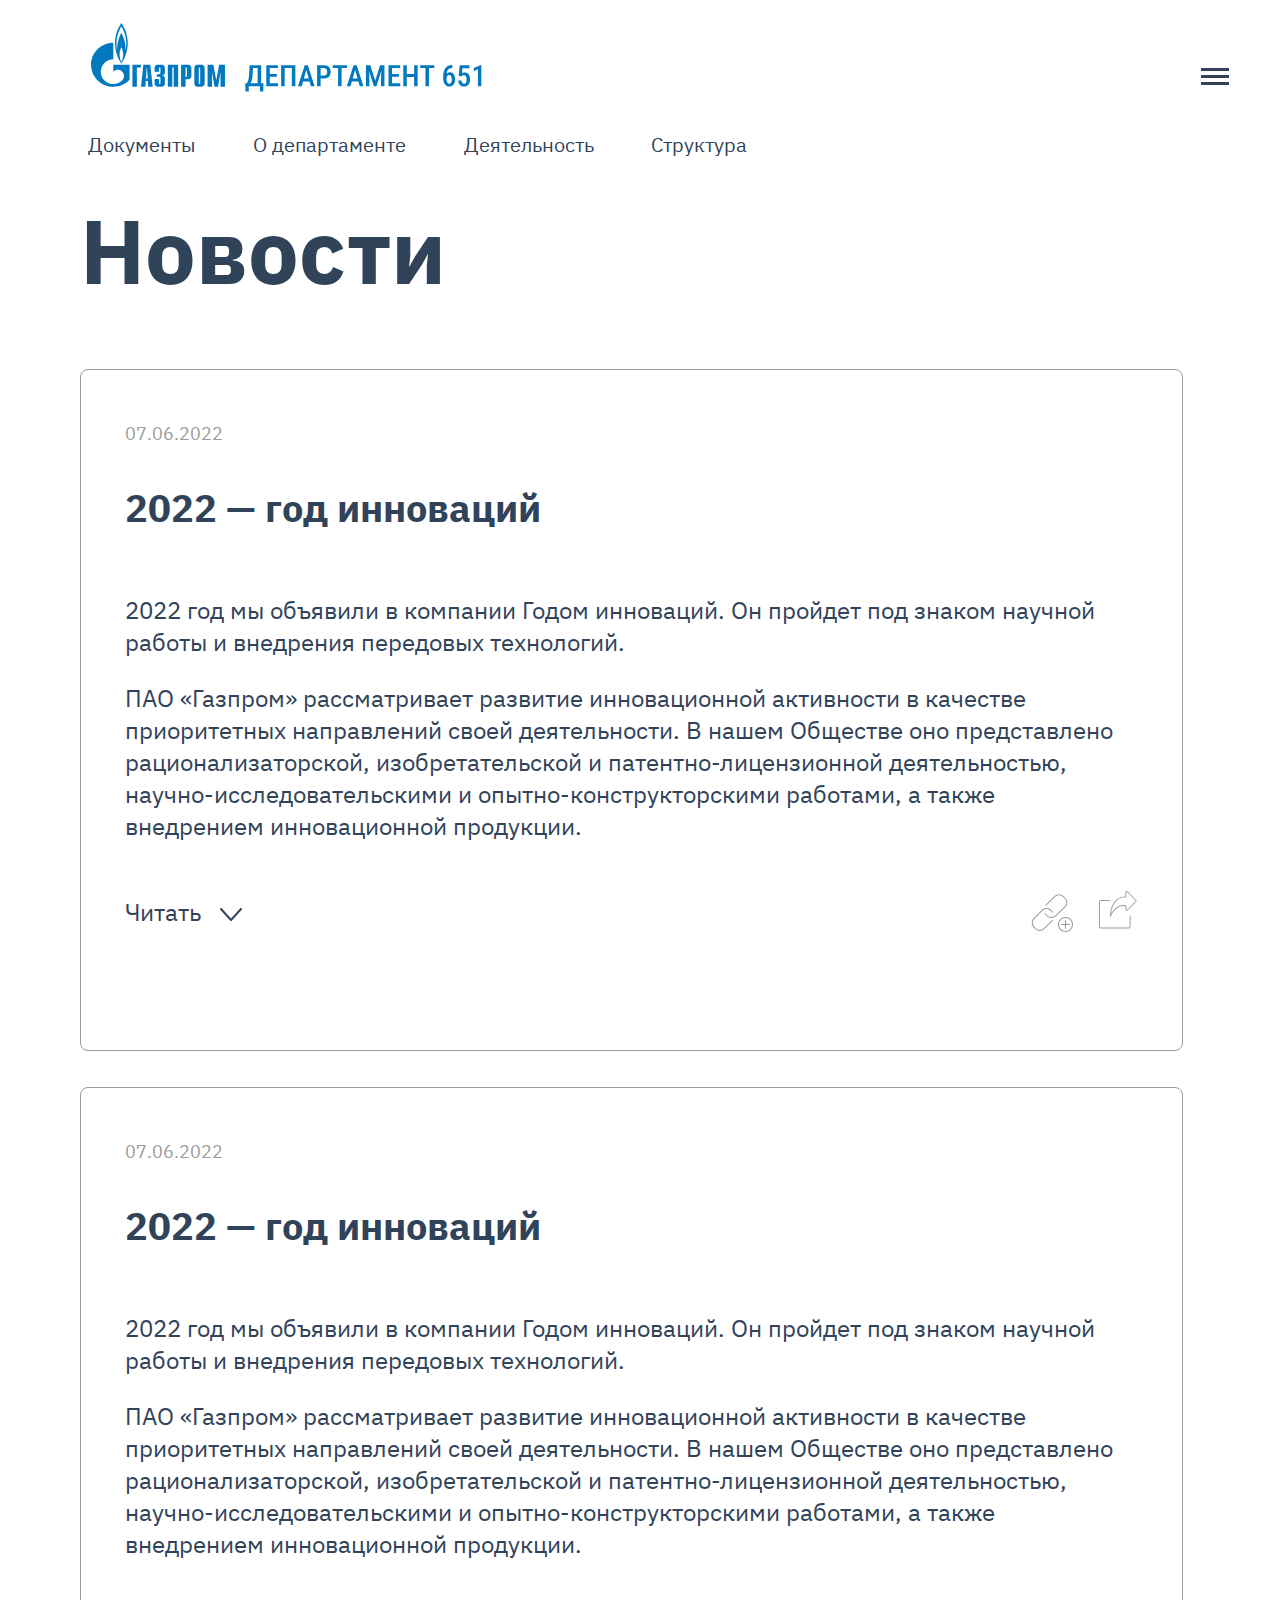
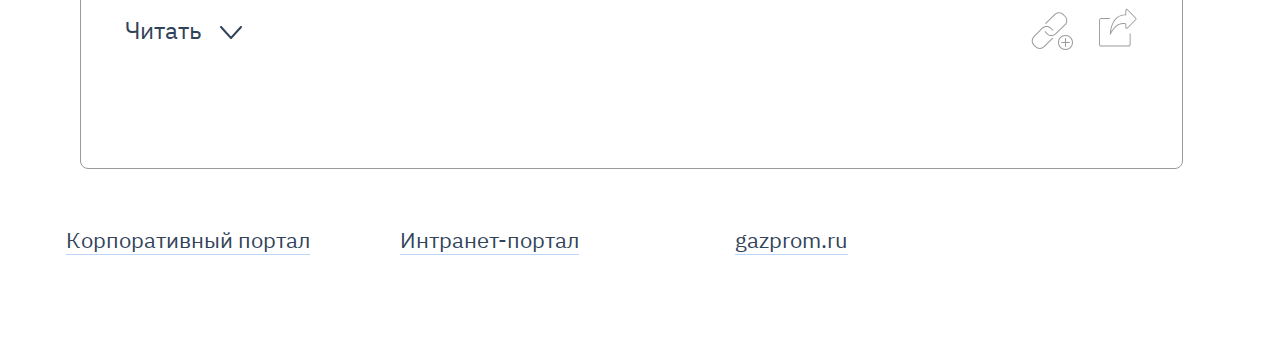
<file: news.html>
<!DOCTYPE html>
<html lang="en">

<head>
    <meta charset="UTF-8">
    <meta http-equiv="X-UA-Compatible" content="IE=edge">
    <meta name="viewport"
        content="width=device-width, user-scalable=no, initial-scale=1.0, maximum-scale=1.0, minimum-scale=1.0">
    <link href="./css/ibm-plex.css" rel="stylesheet">
    <link href="./css/style.css" rel="stylesheet">
    <link href="./css/column.css" rel="stylesheet">
    <link href="./css/news.css" rel="stylesheet">
    <link href="./css/documents.css" rel="stylesheet">
    <!-- favicons -->
    <link rel="apple-touch-icon" sizes="57x57" href="./fonts/favicon/apple-icon-57x57.png">
    <link rel="apple-touch-icon" sizes="60x60" href="./fonts/favicon/apple-icon-60x60.png">
    <link rel="apple-touch-icon" sizes="72x72" href="./fonts/favicon/apple-icon-72x72.png">
    <link rel="apple-touch-icon" sizes="76x76" href="./fonts/favicon/apple-icon-76x76.png">
    <link rel="apple-touch-icon" sizes="114x114" href="./fonts/favicon/apple-icon-114x114.png">
    <link rel="apple-touch-icon" sizes="120x120" href="./fonts/favicon/apple-icon-120x120.png">
    <link rel="apple-touch-icon" sizes="144x144" href="./fonts/favicon/apple-icon-144x144.png">
    <link rel="apple-touch-icon" sizes="152x152" href="./fonts/favicon/apple-icon-152x152.png">
    <link rel="apple-touch-icon" sizes="180x180" href="./fonts/favicon/apple-icon-180x180.png">
    <link rel="icon" type="image/png" sizes="192x192" href="./fonts/favicon/android-icon-192x192.png">
    <link rel="icon" type="image/png" sizes="32x32" href="./fonts/favicon/favicon-32x32.png">
    <link rel="icon" type="image/png" sizes="96x96" href="./fonts/favicon/favicon-96x96.png">
    <link rel="icon" type="image/png" sizes="16x16" href="./fonts/favicon/favicon-16x16.png">
    <link rel="manifest" href="./fonts/favicon/manifest.json">
    <meta name="msapplication-TileColor" content="#ffffff">
    <meta name="msapplication-TileImage" content="/ms-icon-144x144.png">
    <meta name="theme-color" content="#ffffff">
    <!-- endfavicons -->
    <title>Новости</title>
</head>


<body>
    <!-- header  -->
    <div class="header_main">
        <!-- Логотип -->
        <div class="header_logo">
            <a href="/">
                <img src="./img/logo_department651.svg">
            </a>
        </div>
        <!-- Главное меню -->
        <div class="header_main_menu">
            <div class="header_main_menu_item">
                <a data-id="about-documents" class="header_main_menu__link" href="">Документы</a>
            </div>
            <div class="header_main_menu_item">
                <a data-id="about-department" class="header_main_menu__link" href="">О департаменте</a>
            </div>
            <div class="header_main_menu_item">
                <a data-id="about-statistics" class="header_main_menu__link" href="">Деятельность</a>
            </div>
            <div class="header_main_menu_item">
                <a data-id="about-structure" class="header_main_menu__link" href="">Структура</a>
            </div>


            <!-- Меню-иконки -->
            <div class="header_main_menu_icons">
                <div class="header_hamburger_menu <!--nav-icon_opened-menu-->">
                    <div id="nav-icon3">
                        <span></span>
                        <span></span>
                        <span></span>
                        <span></span>
                    </div>
                </div>
            </div>
            <!-- Меню-иконки -->
        </div>

    </div>

    <div class="content">
        <!-- Название -->
        <div class="newsp_label">
            <h1 class="newsp_label_text">Новости</h1>
        </div>

        <div class="newsp_item">
            <p class="newsp_item_date">07.06.2022</p>
            <p class="newsp_item_name">2022 — год инноваций</p>
            <div class="newsp_item_text">
                <div class="newsp_item_text_wrapper">
                    <p>2022 год мы объявили в компании Годом инноваций. Он пройдет под знаком научной работы и внедрения
                        передовых технологий.
                    </p>
                    <p>ПАО «Газпром» рассматривает развитие инновационной активности в качестве приоритетных направлений
                        своей деятельности. В нашем Обществе оно представлено рационализаторской, изобретательской и
                        патентно-лицензионной деятельностью, научно-исследовательскими и опытно-конструкторскими
                        работами, а
                        также внедрением инновационной продукции.
                    </p>
                    <p>Наши сотрудники предлагают много идей для усовершенствования производственных процессов,
                        организации
                        более эффективной работы. Рационализаторская активность в компании повышается.
                    </p>
                </div>
                <div class="newsp_item_readmore">
                    <a href="">Читать</a>
                    <img class="newsp_item_readmore_icon" src="img/news/readmore_chevron_down.svg" alt="">
                </div>
                <div class="newsp_item_links">
                    <a href="">
                        <div data-href="http://yandex.ru" class="newsp_item_links_copylink"></div>
                    </a>
                    <a href="">
                        <div data-href="http://yandex.ru" class="newsp_item_links_sharelink"></div>
                    </a>
                </div>
            </div>
        </div>
        <div class="newsp_item">
            <p class="newsp_item_date">07.06.2022</p>
            <p class="newsp_item_name">2022 — год инноваций</p>
            <div class="newsp_item_text">
                <div class="newsp_item_text_wrapper">
                    <p>2022 год мы объявили в компании Годом инноваций. Он пройдет под знаком научной работы и внедрения
                        передовых технологий.
                    </p>
                    <p>ПАО «Газпром» рассматривает развитие инновационной активности в качестве приоритетных направлений
                        своей деятельности. В нашем Обществе оно представлено рационализаторской, изобретательской и
                        патентно-лицензионной деятельностью, научно-исследовательскими и опытно-конструкторскими
                        работами, а
                        также внедрением инновационной продукции.
                    </p>
                    <p>Наши сотрудники предлагают много идей для усовершенствования производственных процессов,
                        организации
                        более эффективной работы. Рационализаторская активность в компании повышается.
                    </p>
                </div>
                <div class="newsp_item_readmore">
                    <a href="">Читать</a>
                    <img class="newsp_item_readmore_icon" src="img/news/readmore_chevron_down.svg" alt="">
                </div>
                <div class="newsp_item_links">
                    <a href="">
                        <div data-href="http://yandex.ru" class="newsp_item_links_copylink"></div>
                    </a>
                    <a href="">
                        <div data-href="http://yandex.ru" class="newsp_item_links_sharelink"></div>
                    </a>
                </div>
            </div>
        </div>

    </div>


    <div class="footer">
        <div class="footer_menu">
            <div class="clear"></div>
            <div class="footer_menu_item">
                <p><span class="decoration_text_underline">Корпоративный портал</span></p>
            </div>
            <div class="footer_menu_item">
                <p><span class="decoration_text_underline">Интранет-портал</span></p>
            </div>
            <div class="footer_menu_item">
                <p><span class="decoration_text_underline">gazprom.ru</span></p>
            </div>
            <div class="footer_menu_item_order">
                <p>Заказать разработку внутреннего сайта → </p>
            </div>
        </div>
    </div>

    <div class="menu-wrapper">
        <div class="menu-wrapper__content">
            <div class="menu-wrapper__search">
                <form class="menu-wrapper__search-form">
                    <input type="search" name="search" placeholder="Что ищем" />
                </form>
            </div>
        </div>
    </div>

    <div class="scroll-up-wrapper scroll-up-wrapper_hidden" title="Вверх">
        <svg width="32" height="32" x="0" y="0" viewBox="0 0 512 511" style="enable-background:new 0 0 512 512"
            xml:space="preserve" class="">
            <g>
                <path xmlns="http://www.w3.org/2000/svg"
                    d="m512 256.5-256-256-256 256 70.328125 70.328125 185.640625-185.636719.03125-.03125 185.671875 185.667969zm0 0"
                    fill="#4ed8df" data-original="#4ed8df" class=""></path>
                <path xmlns="http://www.w3.org/2000/svg"
                    d="m512 441.460938-256-256-.03125.027343-255.96875 255.972657 70.328125 70.328124 185.640625-185.640624.03125-.027344 185.671875 185.667968zm0 0"
                    fill="#4ed8df" data-original="#4ed8df" class=""></path>
                <g xmlns="http://www.w3.org/2000/svg" fill="#11a9c6">
                    <path
                        d="m441.671875 326.828125 70.328125-70.328125-256-256-.03125.03125v140.660156l.03125-.03125zm0 0"
                        fill="#11a9c6" data-original="#11a9c6" class=""></path>
                    <path
                        d="m256 185.460938-.03125.027343v140.660157l.03125-.027344 185.671875 185.667968 70.328125-70.328124zm0 0"
                        fill="#11a9c6" data-original="#11a9c6" class=""></path>
                </g>
            </g>
        </svg>
    </div>

</body>
<script src="./js/jquery.js"></script>
<script src="./js/script.js"></script>

</html>
</file>
<file: css/style.css>
hmtl {
    margin: 0;
    padding: 0;
    max-width: 100vw;
    min-width: 768px;
    overflow: hidden;
}

body {
    background: #fff url(../img/bg_image.png) no-repeat;
    background-size: 100vw 100vh;
    overflow-x: hidden;
    padding: 0;
    margin: 0;
    font-family: 'IBM Plex Sans';
    color: #314359;
}

body.main-page {
    padding-top: 4vw;
}

body.overflowed {
    overflow: hidden;
}

body.overflowed .header_logo {
    opacity: 0;
    z-index: -1;
}

body.overflowed .header_main_menu_item {
    opacity: 0;
    z-index: -1;
}

body.overflowed .header_main_fixed {
    background-color: transparent;
    box-shadow: none;
}


input,
textarea {
    font-family: 'IBM Plex Sans';
}

.clear {
    clear: both;
}

.header_main {
    min-height: 7.3vw;
    width: 100vw;
    min-width: 768px;
}

.header_main * {
    transition: all 250ms;
    -webkit-transition: 250ms;
    -moz-transition: 250ms;
}

/*.header_main_fixed {
    background-color: #fff;
	box-shadow: 0 0 10px #ccc;
	min-height: 5.3vw!important;
	overflow: hidden!important;
}*/

.header_main_fixed .header_main_menu {
    margin-top: 33px;
}

.header_main_fixed .header_logo {
    margin-top: 5px;
}

.scroll-up-wrapper {
    position: fixed;
    bottom: 15px;
    right: 15px;
    z-index: 999;
    cursor: pointer;
    opacity: 0.75;
}

.scroll-up-wrapper_hidden {
    display: none;
}

.to-clipboard-textarea {
    position: fixed;
    top: 0;
    left: 0;
    z-index: -999;
    opacity: 0;
}




/* HEADER  MORE  THAN  1920*/

.header_logo {
    margin: 1.8vw 5.2vw 0 4.4vw;
    float: left;
    z-index: 0;
}

.header_logo img {
    width: 21vw;
    float: left;
}

.header_main_menu {
    float: left;
    margin: 3.65vw 0 0 1vw;
    height: 4.4vw;
    min-width: 26vw;
    font-size: 1.15vw;
    /* font-size: 1.15vw; */
}

.header_main_menu_item {
    height: 4.4vw;
    text-align: center;
    float: left;
    z-index: 0;
}


.header_main_menu_item a {
    margin: 1.6vw 0 0 3.65vw;
    margin-left: 3.65vw;
    margin-top: 1.6vw;
    transition: all 250ms;
    -webkit-transition: all 250ms;
    -moz-transition: all 250ms;
    text-decoration: none;
    color: #314359;
    padding-bottom: 5px;
}

.header_main_menu_item a:hover {
    color: #EE7049;
}



.header_main_menu_icons {
    display: inline;
    float: left;
    margin-top: 0.5vw;
    margin-left: 21vw;
}

.header_exit {
    display: inline;
    float: left;

}

.header_exit img {
    width: 2.08vw;
}


/* menu hamburger */
#nav-icon1,
#nav-icon2,
#nav-icon3,
#nav-icon4 {
    width: 4.81vw;
    /* height: 5.86vw; */
    position: relative;
    -webkit-transform: rotate(0deg);
    -moz-transform: rotate(0deg);
    -o-transform: rotate(0deg);
    transform: rotate(0deg);
    -webkit-transition: .5s ease-in-out;
    -moz-transition: .5s ease-in-out;
    -o-transition: .5s ease-in-out;
    transition: .5s ease-in-out;
    cursor: pointer;
}

#nav-icon1 span,
#nav-icon3 span,
#nav-icon4 span {
    display: block;
    position: absolute;
    height: 3px;
    width: 28px;
    background: #314359;
    opacity: 1;
    left: 0;
    -webkit-transform: rotate(0deg);
    -moz-transform: rotate(0deg);
    -o-transform: rotate(0deg);
    transform: rotate(0deg);
    -webkit-transition: .25s ease-in-out;
    -moz-transition: .25s ease-in-out;
    -o-transition: .25s ease-in-out;
    transition: .25s ease-in-out;
}

/* Icon 3 */


#nav-icon3 span:nth-child(1) {
    top: 0;
}

#nav-icon3 span:nth-child(2),
#nav-icon3 span:nth-child(3) {
    top: 7px;
}

#nav-icon3 span:nth-child(4) {
    top: 14px;
}

#nav-icon3.open span:nth-child(1) {
    top: 18px;
    width: 0%;
    left: 50%;
}

#nav-icon3.open span:nth-child(2) {
    -webkit-transform: rotate(45deg);
    -moz-transform: rotate(45deg);
    -o-transform: rotate(45deg);
    transform: rotate(45deg);
}

#nav-icon3.open span:nth-child(3) {
    -webkit-transform: rotate(-45deg);
    -moz-transform: rotate(-45deg);
    -o-transform: rotate(-45deg);
    transform: rotate(-45deg);
}

#nav-icon3.open span:nth-child(4) {
    top: 18px;
    width: 0%;
    left: 50%;
}



/* CONTENT INFO  MORE  THAN  1920*/

.content_info {
    width: 70vw;
    min-height: 17.71vw;
    margin: 4.33vw 0 5.52vw 0;
}

.content_info h1 {
    font-size: 4.69vw;
    font-weight: bold;
    margin: 0 0 0 4.06vw;
}

.content_info h2 {
    font-size: 1.67vw;
    font-weight: bold;
    margin: 2.08vw 0 0 4.17vw;
}


/* LABEL  MORE  THAN  1920*/

.content_label {
    margin-left: 4.17vw;
    display: inline-block;
    margin-bottom: 3.75vw;
}

.content_label p {
    margin: 0;
}

.content_label_name {
    font-size: 2.19vw;
    font-weight: bold;
    float: left;
}

.content_label_name p,
.content_label_name p:visited {
    border-bottom: 1px solid #BDD8F6;
    text-decoration: none;
    color: #314359;
}

.content_label:hover .content_label_name p {
    color: #EE7049;
}

p.content_label_nolink,
.content_label:hover p.content_label_nolink {
    font-size: 2.19vw;
    font-weight: bold;
    float: left;
    border-bottom: none;
    text-decoration: none;
    color: #314359;
}

/* .content_label_name p:after {
    content: url('../img/icon_a_arrow_right2.svg');
    margin: -0.1vw 0 0 0.78vw;
    display: inline-block;
    vertical-align: text-top;
} */

.content_label_icon {
    float: left;
    margin: -0.1vw 0 0 0.78vw;
}

.content_label_icon img {
    width: 2.6vw;
    height: 2.6vw;
}

/* CONTENT  DOCUMENTS  MORE  THAN  1920*/

.content_documents {
    width: 100vw;
    min-height: 26.04vw;
    margin: 3.91vw 0 3.91vw 0;
}


.content_documents_list {
    margin: 0 0 0 4.17vw;
    float: left;
}

.content_documents_list_item_1,
.content_documents_list_item_2,
.content_documents_list_item_3,
.content_documents_list_item_4,
.content_documents_list_item_5,
.content_documents_list_item_6 {
    width: 15.26vw;
    min-height: 15.26vw;
    font-size: 1.25vw;
    font-weight: 500;
    color: #fff;
    float: left;
    cursor: pointer;
}

.content_documents_list_item_1 {
    background-color: #5298B7;
}

.content_documents_list_item_1:hover {
    background-color: #64B5D8;
}

.content_documents_list_item_2 {
    background-color: #437F79;
}

.content_documents_list_item_2:hover {
    background-color: #62A8A1;
}

.content_documents_list_item_3 {
    background-color: #5F4788;
}

.content_documents_list_item_3:hover {
    background-color: #8674A6;
}


.content_documents_list_item_4 {
    background-color: #4B9DC8;
    ;
}

.content_documents_list_item_4:hover {
    background-color: #7FB5D1;
}

.content_documents_list_item_5 {
    background-color: #464E84;
}

.content_documents_list_item_5:hover {
    background-color: #7078AE;
}

.content_documents_list_item_6 {
    background-color: #447F5B;
}

.content_documents_list_item_6:hover {
    background-color: #749C84;
}


.content_documents_list_item_label {
    padding: 0.52vw 1.24vw 0 1.24vw;
    height: 11.46vw;
}

.content_documents_list_item_serviceinfo {
    font-weight: normal;
    font-size: 0.73vw;
    padding: 0.42vw 1.24vw 0 1.24vw;
    height: 2.34vw;
}

.content_documents_list_item_serviceinfo p {
    margin: 0;
    padding: 0;
}

.content_documents_list_item_serviceinfo_ext {
    float: left;
}

.content_documents_list_item_serviceinfo_ext img {
    width: 1.35vw;
    height: 1.72vw;
}


.content_documents_list_item_serviceinfo_size {
    float: left;
    margin: 0.42vw;
}

.content_documents_list_item_serviceinfo_date {
    float: right;
    margin: 0.42vw;
}



/* CONTENT  NEWS  MORE  THAN  1920*/

.content_news {
    width: 100vw;
    min-height: 27.08vw;
    margin: 3.54vw 0 0 0;
}


.content_news_list {
    float: left;
    min-height: 275px;
}

.content_news_item-lt,
.content_news_item-rt {
    width: 42.71vw;
    min-height: 14.23vw;
    border-bottom: 1px solid #9A9A9A;
    margin: 0 1.7vw 2.6vw 4.17vw;
    float: left;

}

.content_news_item_wrap {
    min-width: 39.06vw;
}

.content_news_item-lt a,
.content_news_item-rt a{
    text-decoration: none;
    color: #314359;
}

.content_news_item-lt p.content_news_item_link,
.content_news_item-rt p.content_news_item_link {
    font-size: 1.98vw;
    font-weight: bold;
    margin: 0.63vw 0 0 0;
    text-decoration: none;
    color: #314359;
    border-bottom: 1px solid #BDD8F6;
}

.content_news_item-lt:hover p.content_news_item_link,
.content_news_item-rt:hover p.content_news_item_link {
    text-decoration: none;
    color: #EE7049;
    border-bottom: 1px solid #BDD8F6;
}

.content_news_item_text {
    font-size: 1.41vw;
    margin: 1.17vw 0 2.34vw 0;
}

.content_news_item_date {
    font-size: 1.41vw;
    color: #9A9A9A;
    margin: 1.8vw 0 0 0;
}


/* CONTENT  MENU  MORE  THAN  1920*/

.content_menu {
    width: 100vw;
    margin-top: 4.43vw;
    overflow: auto;
    background-color: #F8F8F8;
}

.content_menu_right-description a,
.content_menu_right-description a:visited,
.content_menu_left_item .info a,
.content_menu_left_item .info a:visited {
    color: #314359;
    border-bottom: 1px solid #BDD8F6;
    text-decoration: none;
}

.content_menu_right-description a:hover,
.content_menu_left_item .info a:hover {
    color: #EE7049;
}

.content_menu_left {
    width: 38vw;
    padding: 6.25vw 0;
    background-color: #5094D1;
    display: inline;
    float: left;
    color: #fff;
    font-size: 1.98vw;
}

.content_menu_left_item {
    width: 38vw;
    min-height: 6.25vw;
    padding-left: 4.17vw;
    display: table-cell;
    vertical-align: middle;
    cursor: pointer;
}

.content_menu_left_item .info {
    position: fixed;
    top: -1000000%;
    left: -1000000%;
}

.content_menu_left_item_active {
    width: 38vw;
    height: 6.77vw;
    padding-left: 4.17vw;
    background-color: #4379B7;
    display: table-cell;
    vertical-align: middle;
}



.content_menu_left_text {
    display: none;
}

.content_menu_right {
    width: 62vw;
    height: 50vw;
    padding: 0 8.85vw 0 8.85vw;
    ;
    display: table-cell;
    vertical-align: middle;
    font-size: 1.25vw;
}


/* CONTENT  STATISTICS  MORE THAN 1920*/

.content_statistics {
    width: 100vw;
    min-height: 18.75VW;
    margin: 2.86VW 0;
}

.content_statistics_item {
    height: 12.5vw;
    width: 24.22vw;
    padding: 4.69vw 0 0 0;
    margin-right: 1.04vw;
    float: left;
}

.content_statistics_item_count_b {
    font-size: 6.25vw;
    line-height: 7.29vw;
    font-weight: bold;
    color: #5298B7;
    margin: 0 0 0 4.17vw;
}

.content_statistics_item_count_g {
    font-size: 6.25vw;
    line-height: 7.29vw;
    font-weight: bold;
    color: #437F79;
    margin: 0 0 0 4.17vw;
}

.content_statistics_item_count_v {
    font-size: 6.25vw;
    line-height: 7.29vw;
    font-weight: bold;
    color: #5F4788;
    margin: 0 0 0 4.17vw;
}


.content_statistics_item_text {
    font-size: 1.25vw;
    margin: 0 0 0 4.17vw;
}


/* CONTENT  STRUCTURE  MORE  THAN  1920 */

.content_structure {
    width: 100vw;
}

.content_structure_head_photo {
    width: 34.64vw;
    height: 32.29vw;
    display: inline;
    float: left;
    overflow: hidden;
    background-color: #EAEFF9;
}

.content_structure_head_photo img {
    width: 34.64vw;
    height: auto;
}

.content_structure_head_text {
    width: 64.2vw;
    height: 32.29vw;
    display: inline;
    float: left;
    background-color: #4379B7;
    box-sizing: border-box;
    padding-top: 3.75vw;
}

.content_structure_head_text_name,
.content_structure_head_text_name:visited {
    font-size: 2.19vw;
    font-weight: bold;
    color: #fff;
    margin: 4.17vw 0 0 4.17vw;
    text-decoration: none;
}

.content_structure_head_text_name:hover {
    color: #EE7049;
}

.content_structure_head_text_position {
    font-size: 1.25vw;
    color: #fff;
    margin: 1.04vw 0 0 4.17vw;
}

.content_structure_head_text_quote-lt {
    width: 56vw;
    min-height: 10.42vw;
    margin: 2.6vw 4.17vw 2.6vw 4.17vw;
    background: url(../img/quote_lt.png) top left no-repeat;
    background-size: 3.59vw 3.49vw;
 
}

.content_structure_head_text_quote-rt {
    width: 56vw;
    min-height: 10.42vw;
    background: url(../img/quote_rt.png) bottom right no-repeat;
    background-size: 3.59vw 3.49vw;
}

.content_structure_head_text_quote {
    width: 46vw;
    min-height: 10.42vw;
    margin: 0 5.21vw;
    font-size: 1.35vw;
    color: #fff;
}

.content_structure_head_text_readmore,
.content_structure_head_text_readmore:visited {
    font-size: 1.25vw;
    margin: 0 0 0 4.17vw;
    color: #fff;
    border-bottom: 1px solid #BDD8F6;
    text-decoration: none;
}

.content_structure_head_text_readmore:hover {
    color: #EE7049;
}

.content_structure_deputy {
    margin-top: 4.17vw;
    margin-left: 4.17vw;
}

.content_structure_deputy_item {
    width: 43.33vw;
    height: 20.83vw;
    margin: 0 2.64vw 1.46vw 0;
    display: inline;
    float: left;
}

.content_structure_deputy_item_photo {
    width: 20.83vw;
    height: 20.83vw;
    display: inline;
    float: left;
}

.content_structure_deputy_item_photo img {
    width: 20.83vw;
    height: 20.83vw;
}

.content_structure_deputy_item_text1 {
    width: 22.5vw;
    height: 20.83vw;
    background-color: #5F4788;
    font-size: 1.25vw;
    color: #fff;
    display: inline;
    float: left;
    padding: 3.13vw 1.56vw;
    box-sizing: border-box;
}

.content_structure_deputy_item_text2 {
    width: 22.5vw;
    height: 20.83vw;
    background-color: #437F79;
    font-size: 1.25vw;
    color: #fff;
    display: inline;
    float: left;
    padding: 3.13vw 1.56vw;
    box-sizing: border-box;
}


.content_structure_deputy_item_text_name,
.content_structure_deputy_item_text_name:visited {
    font-weight: bold;
    color: #fff;
    text-decoration: none;
}

.content_structure_deputy_item_text_name:hover {
    font-weight: bold;
    color: #EE7049;
}

.content_structure_deputy_item_text_position {
    margin: 2.6vw 0;
}

.content_structure_department {
    margin-left: 4.17vw;
}

.content_structure_department_couple {
    margin-right: 1vw;
    width: 45vw;
    min-height: 36.98vw;
    display: inline;
    float: left;
}

.content_structure_department_item_wrap {
    width: 20.83vw;
    height: auto;
    margin-right: 1.46vw;
    float: left;
    display: inline;
}

.content_structure_department_item_wrap:hover{
    box-shadow: 0px 8px 40px rgba(95, 71, 136, 0.32)
}

.content_structure_department_item {
    width: 20.83vw;
    min-height: 38.39vw;
    margin-right: 1.46vw;
    background-color: #F6F9FF;
    display: inline;
    float: left;
}

.content_structure_department_item_photo {
    width: 20.83vw;
    height: 20.83vw;
}

.content_structure_department_item_photo img {
    width: 20.83vw;
    height: 20.83vw;
}

.content_structure_department_item_text {
    padding: 1.67vw 0.7vw;
    box-sizing: border-box;
    min-height: 19vw;
}

.content_structure_department_item_text_name,
.content_structure_department_item_text_name:visited {
    font-size: 1.25vw;
    color: #314359;
    border-bottom: 1px solid #BDD8F6;
    text-decoration: none;
    font-weight: bold;
}

.content_structure_department_item_text_name:hover {
    color: #EE7049;
}



.content_structure_department_item_text_position {
    font-size: 1.25vw;
    color: #9A9A9A;
    margin: 0.9vw 0;
}

.content_structure_department_item_text_label {
    font-size: 1.25vw;
    color: #314359;
    margin: 1.72vw 0;
}

.content_structure_department_item_text_code {
    font-size: 1.98vw;
    font-weight: bold;
    color: #314359;
    padding: 0.73vw 0.63vw;
    margin: 0;
}

.content_structure_department_item_text_code_v {
    color: #5F4788;
}

.content_structure_department_item_text_code_g {
    color: #437F79;
}

.content_structure_department_sub_item {
    width: 20.83vw;
    min-height: 26.5vw;
    margin-top: 1vw;
    padding: 1.67vw 0.7vw;
    box-sizing: border-box;
}

.content_structure_department_sub_item {
    background-color: #F6F9FF;
    float: left;
}

.content_structure_department_sub_item_text_name {
    min-height: 3.6vw;
}



.content_structure_department_sub_item_text_name a,
.content_structure_department_sub_item_text_name a:visited {
    border-bottom: 1px solid #BDD8F6;
    line-height: 2vw;
    font-size: 1.25vw;
    color: #314359;
    margin: 0;
    text-decoration: none;
}

.content_structure_department_sub_item_text_name a:hover {
    color: #EE7049;
}

.content_structure_department_sub_item_text_position {
    min-height: 3.33vw;
    margin: 1vw 0;
}

.content_structure_department_sub_item_text_position p {
    font-size: 1.25vw;
    color: #9A9A9A;
    margin: 0;
}

.content_structure_department_sub_item_text_label {
    font-size: 1.25vw;
    color: #314359;
    margin: 1vw 0;
    min-height: 8.33vw;
}

.content_structure_department_sub_item_text_label p {
    margin: 0;
}

.content_structure_department_sub_item_text_code {
    margin: 0.73vw 0;
}

.content_structure_department_sub_item_text_code p {
    font-size: 1.98vw;
    font-weight: bold;
    color: #314359;
    margin: 0;
}

.content_structure_department_sub_item_text_code_v {
    color: #5F4788;
}

.content_structure_department_sub_item_text_code_g {
    color: #437F79;
}

.content_structure_department_sub2_item {
    width: 20.83vw;
    min-height: 12.5vw;
    margin-right: 1.46vw;
    background-color: #F8FAFD;
    float: left;
    padding: 1.67vw 0.7vw;
    box-sizing: border-box;
}


.content_structure_department_sub2_item_text_name {
    min-height: 1.6vw;
    margin: 1.5vw 0;
}

.content_structure_department_sub2_item_text_name a,
.content_structure_department_sub2_item_text_name a:visited {
    border-bottom: 1px solid #BDD8F6;
    line-height: 2vw;
    font-size: 1.25vw;
    color: #314359;
    margin: 0;
    text-decoration: none;
}

.content_structure_department_sub2_item_text_name a:hover {
    color: #EE7049;
}

.content_structure_department_sub2_item_text_position {
    min-height: 3.33vw;
    margin: 3vw 0.0;
}

.content_structure_department_sub2_item_text_position p {
    font-size: 1.25vw;
    color: #9A9A9A;
    margin: 0;
}

.content_structure_button {
    width: 100vw;
    height: 5.21vw;
    margin: 6.15vw 0 5.73vw 0;
    text-align: center;
}

.content_structure_button input {
    padding-right: 3.51vw;
}

.content_structure_button_showStructure {
    width: 20.52vw;
    height: 4.27vw;
    font-size: 1.25vw;
    font-weight: bold;
    background: #4379B7 url('../img/arrow_down.svg') 17vw center no-repeat;
    background-size: 1.04vw 1.82vw;
    color: #fff;
    border: 0;
    border-radius: 8px;
}

.content_structure_button_showStructure_active {
    width: 20.52vw;
    height: 4.27vw;
    font-size: 1.25vw;
    font-weight: bold;
    background: #3978DF url('../img/arrow_down_active.svg') 17vw center no-repeat;
    background-size: 1.04vw 1.82vw;
    color: #fff;
    border: 0;
    border-radius: 8px;

}


.content_structure_button_hideStructure {
    width: 18.52vw;
    height: 4.27vw;
    font-size: 1.25vw;
    font-weight: bold;
    background: #4379B7 url('../img/arrow_up.svg') 15.3vw center no-repeat;
    background-size: 1.04vw 1.82vw;
    color: #fff;
    border: 0;
    border-radius: 8px;
}

.content_structure_button_hideStructure_active {
    width: 18.52vw;
    height: 4.27vw;
    font-size: 1.25vw;
    font-weight: bold;
    background: #3978DF url('../img/arrow_up_active.svg') 15.3vw center no-repeat;
    background-size: 1.04vw 1.82vw;
    color: #fff;
    border: 0;
    border-radius: 8px;

}

/* CONTENT  STRUCTURE  SLIDER  MORE  THAN  1920*/
.structureCard {
    background-color: #ffffff;

    margin: 4.17vw 0 0 4.17vw;
}

/* FOOTER  MORE  THAN  1920*/


.footer {
    width: 94vw;
    height: 8.59vw;
    margin-left: 4.17vw;
}

.footer_menu_item {
    width: 14.32vw;
    margin-right: 2.6vw;
    min-height: 3.13vw;
    font-size: 1.15vw;
    text-align: center;
    color: #314359;
    display: inline;
    float: left;
}

.footer_menu_item p {
    margin-top: 0.36vw;
    margin-top: 1.56vw;
}

.decoration_text_underline {
    border-bottom: 1px solid #BDD8F6;
}

.footer_menu_item_order {
    width: 31.25vw;
    min-height: 3.13vw;
    font-size: 1.15vw;
    text-align: center;
    color: #4379B7;
    display: none;
    float: right;
}

.footer_menu_item_order p {
    margin-top: 0.36vw;
    margin-top: 1.56vw;
}



/* menu-wrapper */
.menu-wrapper {
    position: fixed;
    top: -100000px;
    left: -100000px;
    width: 100%;
    height: 100%;
    background-color: rgba(57, 120, 223, 0.95);
    color: #fff;
    z-index: -1;
}

.menu-wrapper__content {
    width: 90vw;
    margin: 300px auto;
}

.menu-wrapper__search-form input[type='search'] {
    background-color: transparent;
    border: none;
    border-bottom: 1px solid #fff;
    width: 100%;
    height: 50px;
    font-size: 30px;
    color: #fff;
}

.menu-wrapper__search-form input[type='search']::placeholder {
    color: rgba(255, 255, 255, 0.5);
}

.menu-wrapper__search-form input[type='search']:hover,
.menu-wrapper__search-form input[type='search']:focus,
.menu-wrapper__search-form input[type='search']:active,
.menu-wrapper__search-form input[type='search']:visited {
    outline: none;
}

.menu-wrapper_opened {
    top: 0;
    left: 0;
    z-index: 999;
}

.body_notscrolled {
    overflow: hidden;
}

.nav-icon_opened-menu {
    position: relative;
    z-index: 1000;
}

.nav-icon_opened-menu span {
    background: #fff !important;
}

.open_structure {
    width: 20.52vw;
    height: 4.27vw;
    display: flex;
    align-items: center;
    justify-content: center;
    margin: 10.31vw auto 13.75vw auto;
    border-radius: 8px;
    font-size: 1.25vw;
    font-weight: bold;
    background: #4379B7;
    color: #FFF;
    background-size: 1.04vw 1.82vw;
    position: relative;
    cursor: pointer;
}

.open_structure:hover {
    background-color: #3978DF;
}

.open_structure:before {
    content: "";
    top: 50%;
    right: 2.54vw;
    width: 1.04vw;
    height: 1.82vw;
    position: absolute;
    background-image: url(../img/arrow_down.svg);
    background-size: cover;
    transform: translateY(-50%);
    background-repeat: no-repeat;
}

.open_structure:hover:before {
    background-image: url(../img/arrow_down_active.svg);
}

.open_structure span {
    position: relative;
    left: -15px;
}

.structure_button_opened:before {
    background-image: url(../img/arrow_up.svg);
}

.structure_button_opened:hover:before {
    background-image: url(../img/arrow_up_active.svg);
}


@media screen and (max-width: 1920px) {


    /* HEADER  MENU  1920*/

    .header_logo {
        margin: 1.8vw 5.2vw 0 4.4vw;
        float: left;
    }

    .header_logo img {
        width: 21vw;
        float: left;
    }


    .header_main_menu {
        float: left;
        margin: 3.65vw 0 0 1vw;
        height: 4.4vw;
        min-width: 26vw;
        font-size: 1.15vw;
        /* font-size: 1.15vw; */
    }

    .header_main_menu_item {
        height: 4.4vw;
        text-align: center;
        float: left;
    }


    .header_main_menu_item a {
        margin: 1.6vw 0 0 3.65vw;
        margin-top: 1.6vw;
        transition: all 250ms;
        -webkit-transition: all 250ms;
        -moz-transition: all 250ms;
        text-decoration: none;
        color: #314359;
        padding-bottom: 5px;
    }

    .header_main_menu_item a:hover {
        color: #EE7049;
    }



    .header_main_menu_icons {
        display: inline;
        float: left;
        margin-top: -0.5vw;
        margin-left: 25vw;
    }

    .header_exit {
        display: inline;
        float: left;

    }

    .header_exit img {
        width: 2.08vw;
    }

    .header_hamburger_menu {
        display: inline;
        float: right;
        margin-left: -10.5vw;
        padding-top: 0.8vw;
    }

    #nav-icon1,
    #nav-icon2,
    #nav-icon3,
    #nav-icon4 {
        width: 5.81vw;
        height: 5.86vw;
        position: relative;
        -webkit-transform: rotate(0deg);
        -moz-transform: rotate(0deg);
        -o-transform: rotate(0deg);
        transform: rotate(0deg);
        -webkit-transition: .5s ease-in-out;
        -moz-transition: .5s ease-in-out;
        -o-transition: .5s ease-in-out;
        transition: .5s ease-in-out;
        cursor: pointer;
    }

    .header_hamburger_menu img {
        width: 2.08vw;
    }


    /* CONTENT  INFO  1920*/

    .content_info {
        width: 70vw;
        min-height: 17.71vw;
        margin: 4.33vw 0 5.52vw 0;
    }

    .content_info h1 {
        font-size: 4.69vw;
        font-weight: bold;
        margin: 0 0 0 4.06vw;
    }

    .content_info h2 {
        font-size: 1.67vw;
        font-weight: bold;
        margin: 2.08vw 0 0 4.17vw;
    }


    /* LABEL 1920 */

    .content_label {
        margin-left: 4.17vw;
        display: inline-block;
        margin-bottom: 3.75vw;
    }

    .content_label p {
        margin: 0;
    }

    .content_label_name {
        font-size: 2.19vw;
        font-weight: bold;
        float: left;
    }

    .content_label_name p,
    .content_label_name p:visited {
        border-bottom: 1px solid #BDD8F6;
        text-decoration: none;
        color: #314359;
    }

    .content_label:hover p.content_label_link {
        color: #EE7049;
    }


    p.content_label_nolink,
    .content_label:hover p.content_label_nolink {
        font-size: 2.19vw;
        font-weight: bold;
        float: left;
        border-bottom: none;
        text-decoration: none;
        color: #314359;
    }

    /* .content_label_name a:after {
        content: url('../img/icon_a_arrow_right2.svg');
        margin: -0.1vw 0 0 0.78vw;
        display: inline-block;
        vertical-align: text-top;
    } */

    .content_label_icon {
        float: left;
        margin: 0vw 0 0 0.78vw;
    }

    .content_label_icon img {
        width: 2.6vw;
        height: 2.6vw;
    }


    /* CONTENT  DOCUMENTS  1920*/

    .content_documents {
        width: 100vw;
        min-height: 26.04vw;
        margin: 3.91vw 0 3.91vw 0;
    }


    .content_documents_list {
        margin: 0 0 0 4.17vw;
        float: left;
    }

    .content_documents_list_item_1,
    .content_documents_list_item_2,
    .content_documents_list_item_3,
    .content_documents_list_item_4,
    .content_documents_list_item_5,
    .content_documents_list_item_6 {
        width: 15.26vw;
        min-height: 15.26vw;
        font-size: 1.25vw;
        font-weight: 500;
        color: #fff;
        float: left;
        cursor: pointer;
    }

    .content_documents_list_item_1 {
        background-color: #5298B7;
    }

    .content_documents_list_item_1:hover {
        background-color: #64B5D8;
    }

    .content_documents_list_item_2 {
        background-color: #437F79;
    }

    .content_documents_list_item_2:hover {
        background-color: #62A8A1;
    }

    .content_documents_list_item_3 {
        background-color: #5F4788;
    }

    .content_documents_list_item_3:hover {
        background-color: #8674A6;
    }


    .content_documents_list_item_4 {
        background-color: #4B9DC8;
        ;
    }

    .content_documents_list_item_4:hover {
        background-color: #7FB5D1;
    }

    .content_documents_list_item_5 {
        background-color: #464E84;
    }

    .content_documents_list_item_5:hover {
        background-color: #7078AE;
    }

    .content_documents_list_item_6 {
        background-color: #447F5B;
    }

    .content_documents_list_item_6:hover {
        background-color: #749C84;
    }

    .content_documents_list_item_label {
        padding: 0.52vw 1.24vw 0 1.24vw;
        height: 11.46vw;
    }

    .content_documents_list_item_serviceinfo {
        font-weight: normal;
        font-size: 0.73vw;
        padding: 0.42vw 1.24vw 0 1.24vw;
        height: 2.34vw;
    }

    .content_documents_list_item_serviceinfo p {
        margin: 0;
        padding: 0;
    }

    .content_documents_list_item_serviceinfo_ext {
        float: left;
    }

    .content_documents_list_item_serviceinfo_ext img {
        width: 1.35vw;
        height: 1.72vw;
    }


    .content_documents_list_item_serviceinfo_size {
        float: left;
        margin: 0.42vw;
    }

    .content_documents_list_item_serviceinfo_date {
        float: right;
        margin: 0.42vw;
    }


    /* CONTENT  NEWS  1920*/

    .content_news {
        width: 100vw;
        min-height: 27.08vw;
        margin: 3.54vw 0 0 0;
    }


    .content_news_list {
        float: left;
        min-height: 275px;
    }

    .content_news_item {
        width: 42.71vw;
        min-height: 14.23vw;
        border-bottom: 1px solid #9A9A9A;
        margin: 0 1.7vw 2.6vw 4.17vw;
        float: left;

    }

    .content_news_item_wrap {
        min-width: 39.06vw;
    }

    .content_news_item-lt p.content_news_item_link,
    .content_news_item-rt p.content_news_item_link,
    .content_news_item-lt p.content_news_item_link:visited,
    .content_news_item-rt p.content_news_item_link:visited {
        font-size: 1.98vw;
        font-weight: bold;
        margin: 0.63vw 0 0 0;
        text-decoration: none;
        color: #314359;
        border-bottom: 1px solid #BDD8F6;
    }

    .content_news_item-lt:hover p.content_news_item_link,
    .content_news_item-rt:hover p.content_news_item_link {
        text-decoration: none;
        color: #EE7049;
        border-bottom: 1px solid #BDD8F6;
    }


    .content_news_item_text {
        font-size: 1.41vw;
        margin: 1.17vw 0 2.34vw 0;
    }

    .content_news_item_date {
        font-size: 1.41vw;
        color: #9A9A9A;
        margin: 1.8vw 0 0 0;
    }


    /* CONTENT  MENU  1920*/

    .content_menu {
        width: 100vw;
        margin-top: 4.43vw;
        overflow: auto;
        background-color: #F8F8F8;
    }

    .content_menu_right-description a,
    .content_menu_right-description a:visited,
    .content_menu_left_item .info a,
    .content_menu_left_item .info a:visited {
        color: #314359;
        border-bottom: 1px solid #BDD8F6;
        text-decoration: none;
    }

    .content_menu_right-description a:hover,
    .content_menu_left_item .info a:hover {
        color: #EE7049;
    }

    .content_menu_left {
        width: 38vw;
        padding: 6.25vw 0;
        background-color: #5094D1;
        display: inline;
        float: left;
        color: #fff;
        font-size: 1.98vw;
    }

    .content_menu_left_item {
        width: 38vw;
        height: 6.25vw;
        padding-left: 4.17vw;
        display: table-cell;
        vertical-align: middle;
        cursor: pointer !important;
        transition: all 750ms;
        -webkit-transition: all 750ms;
        -moz-transition: all 750ms;
        cursor: pointer;
    }

    .content_menu_left_item:hover {
        background-color: #4379B7;
    }

    .content_menu_left_item .info {
        position: fixed;
        top: -1000000%;
        left: -1000000%;
    }

    @media(max-width: 768px) {
        .content_menu_left_item .info {
            position: relative;
            top: auto;
            left: auto;
            background-color: #fff;
            font-family: 'IBM Plex Sans';
            font-style: normal;
            font-weight: 400;
            font-size: 20px;
            line-height: 26px;
            color: #314359;
            padding-top: 50px;
            padding-bottom: 50px;
            display: none;
        }

        .content_menu_left_item .info:before {
            content: "";
            position: absolute;
            top: 0;
            right: 100%;
            width: 100000px;
            height: 100%;
            background-color: #fff;
        }
    }

    .content_menu_left_item_active {
        background-color: #4379B7;
    }

    .content_menu_left_item_active .info_opened {
        position: relative;
        top: auto;
        left: auto;
    }

    .content_menu_right {
        width: 62vw;
        height: 50vw;
        padding: 0 8.85vw 0 8.85vw;
        ;
        display: table-cell;
        vertical-align: middle;
        font-size: 1.25vw;
    }


    .content_menu_left_text {
        display: none;
    }





    /* CONTENT  STATISTICS  1920*/

    .content_statistics {
        width: 100vw;
        min-height: 18.75VW;
        margin: 2.86VW 0;
    }

    .content_statistics_item {
        height: 12.5vw;
        width: 24.22vw;
        padding: 4.69vw 0 0 0;
        margin-right: 1.04vw;
        float: left;
    }

    .content_statistics_item_count_b {
        font-size: 6.25vw;
        line-height: 7.29vw;
        font-weight: bold;
        color: #5298B7;
        margin: 0 0 0 4.17vw;
    }

    .content_statistics_item_count_g {
        font-size: 6.25vw;
        line-height: 7.29vw;
        font-weight: bold;
        color: #437F79;
        margin: 0 0 0 4.17vw;
    }

    .content_statistics_item_count_v {
        font-size: 6.25vw;
        line-height: 7.29vw;
        font-weight: bold;
        color: #5F4788;
        margin: 0 0 0 4.17vw;
    }


    .content_statistics_item_text {
        font-size: 1.25vw;
        margin: 0 0 0 4.17vw;
    }


    /* CONTENT  STRUCTURE  1920*/

    .content_structure {
        width: 100vw;
    }

    .content_structure_head_photo {
        width: 34.64vw;
        height: 32.29vw;
        display: inline;
        float: left;
        overflow: hidden;
        background-color: #EAEFF9;
    }

    .content_structure_head_photo img {
        width: 34.64vw;
        height: auto;
    }

    .content_structure_head_text {
        width: 65.36vw;
        height: 32.29vw;
        display: inline;
        float: left;
        background-color: #4379B7;
        padding-top: 3.75vw;
    }

    .content_structure_head_text_name,
    .content_structure_head_text_name:visited {
        font-size: 2.19vw;
        font-weight: bold;
        color: #fff;
        margin: 4.17vw 0 0 4.17vw;
    }

    .content_structure_head_text_name:hover {
        color: #EE7049;
    }

    .content_structure_head_text_position {
        font-size: 1.25vw;
        color: #fff;
        margin: 1.04vw 0 0 4.17vw;
    }

    .content_structure_head_text_quote-lt {
        width: 56.29vw;
        min-height: 10.42vw;
        margin: 2.6vw 4.17vw 2.6vw 4.17vw;
        background: url(../img/quote_lt.png) top left no-repeat;
        background-size: 3.59vw 3.49vw;
    }

    .content_structure_head_text_quote-rt {
        width: 56.29vw;
        min-height: 10.42vw;
        background: url(../img/quote_rt.png) bottom right no-repeat;
        background-size: 3.59vw 3.49vw;
    }

    .content_structure_head_text_quote {
        width: 46vw;
        min-height: 10.42vw;
        margin: 0 5.21vw;
        font-size: 1.35vw;
        color: #fff;
    }

    .content_structure_head_text_readmore,
    .content_structure_head_text_readmore:visited {
        font-size: 1.25vw;
        margin: 0 0 0 4.17vw;
        color: #fff;
        border-bottom: 1px solid #BDD8F6;
        text-decoration: none;
    }

    .content_structure_head_text_readmore:hover {
        color: #EE7049;
    }

    .content_structure_deputy {
        margin-top: 4.17vw;
        margin-left: 4.17vw;
    }

    .content_structure_deputy_item {
        width: 43.33vw;
        height: 20.83vw;
        margin: 0 2.64vw 1.46vw 0;
        display: inline;
        float: left;
    }

    .content_structure_deputy_item_photo {
        width: 20.83vw;
        height: 20.83vw;
        display: inline;
        float: left;
    }

    .content_structure_deputy_item_photo img {
        width: 20.83vw;
        height: 20.83vw;
    }

    .content_structure_deputy_item_text1 {
        width: 22.5vw;
        height: 20.83vw;
        background-color: #5F4788;
        font-size: 1.25vw;
        color: #fff;
        display: inline;
        float: left;
    }

    .content_structure_deputy_item_text2 {
        width: 22.5vw;
        height: 20.83vw;
        background-color: #437F79;
        font-size: 1.25vw;
        color: #fff;
        display: inline;
        float: left;
        padding: 3.13vw 1.56vw;
        box-sizing: border-box;
    }


    .content_structure_deputy_item_text_name,
    .content_structure_deputy_item_text_name:visited {
        font-weight: bold;
        color: #fff;
        text-decoration: none;
    }

    .content_structure_deputy_item_text_name:hover {
        font-weight: bold;
        color: #EE7049;
    }

    .content_structure_deputy_item_text_position {
        margin: 2.6vw 0;
    }

    .content_structure_department {
        margin-left: 4.17vw;
        height: auto;
    }

    .content_structure_department_item_wrap {
        width: 20.83vw;
        height: auto;
        margin-right: 1.46vw;
        float: left;
        display: inline;
    }

    .content_structure_department_couple {
        margin-right: 1vw;
        width: 45vw;
        height: auto;
        display: inline;
        float: left;
    }

    .content_structure_department_item {
        width: 20.83vw;
        min-height: 38.39vw;
        /* margin-bottom: 1.46vw; */
        /* border: 1px solid #EBEBEB; */
        background-color: #F6F9FF;
        display: inline;
        float: left;
    }

    .content_structure_department_item_photo {
        width: 20.83vw;
        height: 20.83vw;
    }

    .content_structure_department_item_photo img {
        width: 20.83vw;
        height: 20.83vw;
    }

    .content_structure_department_item_text {
        padding: 1.67vw 0.6vw;
        box-sizing: border-box;
        min-height: 19vw;
    }

    .content_structure_department_item_text_name,
    .content_structure_department_item_text_name:visited {
        font-size: 1.25vw;
        color: #314359;
        border-bottom: 1px solid #BDD8F6;
        text-decoration: none;
        font-weight: bold;
    }

    .content_structure_department_item_text_name:hover {
        color: #EE7049;
    }

    .content_structure_department_item_text_position {
        font-size: 1.25vw;
        color: #9A9A9A;
    }

    .content_structure_department_item_text_label {
        min-height: 6.63vw;
        font-size: 1.25vw;
        color: #314359;
        margin: 1.72vw 0;
    }

    .content_structure_department_item_text_code {
        font-size: 2.58vw;
        font-weight: bold;
        color: #314359;
        padding: 0.73vw 0.63vw;
    }

    .content_structure_department_item_text_code_v {
        color: #5F4788;
    }

    .content_structure_department_item_text_code_g {
        color: #437F79;
    }


    .content_structure_department_sub_item {
        width: 20.83vw;
        min-height: 26.5vw;
        margin-right: 1.46vw;
        margin-top: 1vw;
        padding: 1.67vw 0.7vw;
        box-sizing: border-box;
        background-color: #F6F9FF;
        float: left;
    }


    .content_structure_department_sub_item_text_name {
        min-height: 3.6vw;
    }



    .content_structure_department_sub_item_text_name a,
    .content_structure_department_sub_item_text_name a:visited {
        border-bottom: 1px solid #BDD8F6;
        line-height: 2vw;
        font-size: 1.25vw;
        color: #314359;
        margin: 0;
        text-decoration: none;
    }

    .content_structure_department_sub_item_text_name a:hover {
        color: #EE7049;
    }


    .content_structure_department_sub_item_text_position {
        min-height: 3.33vw;
        margin: 1vw 0;
    }

    .content_structure_department_sub_item_text_position p {
        font-size: 1.25vw;
        color: #9A9A9A;
        margin: 0;
    }

    .content_structure_department_sub_item_text_label {
        font-size: 1.25vw;
        color: #314359;
        margin: 1vw 0;
        min-height: 8.33vw;
    }

    .content_structure_department_sub_item_text_label p {
        margin: 0;
    }

    .content_structure_department_sub_item_text_code {
        margin: 0.73vw 0;
    }

    .content_structure_department_sub_item_text_code p {
        font-size: 1.98vw;
        font-weight: bold;
        color: #314359;
        margin: 0;
    }

    .content_structure_department_sub_item_text_code_v {
        color: #5F4788;
    }

    .content_structure_department_sub_item_text_code_g {
        color: #437F79;
    }

    .content_structure_department_sub2_item {
        width: 20.83vw;
        height: 12.5vw;
        margin-right: 1.46vw;
        background-color: #F8FAFD;
        padding: 1.67vw 0.7vw;
        box-sizing: border-box;
        float: left;
    }


    .content_structure_department_sub2_item_text_name {
        height: 1.6vw;
        margin: 1.5vw 0;
    }

    .content_structure_department_sub2_item_text_name a,
    .content_structure_department_sub2_item_text_name a:visited {
        border-bottom: 1px solid #BDD8F6;
        line-height: 2vw;
        font-size: 1.25vw;
        color: #314359;
        margin: 0;
        text-decoration: none;
    }

    .content_structure_department_sub2_item_text_name a:hover {
        color: #EE7049;
    }

    .content_structure_department_sub2_item_text_position {
        height: 3.33vw;
        margin: 3vw 0;
    }

    .content_structure_department_sub2_item_text_position p {
        font-size: 1.25vw;
        color: #9A9A9A;
        margin: 0;
    }



    .content_structure_department__bottom {
        display: none;
    }

    .content_structure_button {
        width: 100vw;
        height: 5.21vw;
        margin: 6.15vw 0 5.73vw 0;
        text-align: center;
        cursor: pointer;
    }

    .content_structure_button input {
        padding-right: 3.51vw;
        cursor: pointer;
    }

    .content_structure_button_showStructure {
        width: 20.52vw;
        height: 4.27vw;
        font-size: 1.25vw;
        font-weight: bold;
        background: #4379B7 url('../img/arrow_down.svg') 17vw center no-repeat;
        background-size: 1.04vw 1.82vw;
        color: #fff;
        border: 0;
        border-radius: 8px;
    }

    .content_structure_button_showStructure:hover {
        width: 20.52vw;
        height: 4.27vw;
        font-size: 1.25vw;
        font-weight: bold;
        background: #3978DF url('../img/arrow_down_active.svg') 17vw center no-repeat;
        background-size: 1.04vw 1.82vw;
        color: #fff;
        border: 0;
        border-radius: 8px;
    }


    /* Кнопка Показать/скрыть структуру */

    .open_structure {
        width: 20.52vw;
        height: 4.27vw;
        display: flex;
        align-items: center;
        justify-content: center;
        margin: 6.88vw auto 9.17vw auto;
        border-radius: 8px;
        font-size: 1.25vw;
        font-weight: bold;
        background: #4379B7;
        color: #FFF;
        background-size: 1.04vw 1.82vw;
        position: relative;
        cursor: pointer;
    }

    .open_structure:hover {
        background-color: #3978DF;
    }

    .open_structure:before {
        content: "";
        top: 50%;
        right: 2.54vw;
        width: 1.04vw;
        height: 1.82vw;
        position: absolute;
        background-image: url(../img/arrow_down.svg);
        background-size: cover;
        transform: translateY(-50%);
        background-repeat: no-repeat;
    }

    .open_structure:hover:before {
        background-image: url(../img/arrow_down_active.svg);
    }

    .open_structure span {
        position: relative;
        left: -15px;
    }

    .structure_button_opened:before {
        background-image: url(../img/arrow_up.svg);
    }

    .structure_button_opened:hover:before {
        background-image: url(../img/arrow_up_active.svg);
    }


    /**/

    .content_structure_button_hideStructure {
        width: 18.52vw;
        height: 4.27vw;
        font-size: 1.25vw;
        font-weight: bold;
        background: #4379B7 url('../img/arrow_up.svg') 15.3vw center no-repeat;
        background-size: 1.04vw 1.82vw;
        color: #fff;
        border: 0;
        border-radius: 8px;
    }

    .content_structure_button_hideStructure_active {
        width: 18.52vw;
        height: 4.27vw;
        font-size: 1.25vw;
        font-weight: bold;
        background: #3978DF url('../img/arrow_up_active.svg') 15.3vw center no-repeat;
        background-size: 1.04vw 1.82vw;
        color: #fff;
        border: 0;
        border-radius: 8px;

    }

    /* FOOTER  1920*/


    .footer {
        width: 94vw;
        height: 8.59vw;
        margin-left: 4.17vw;
    }

    .footer_menu_item {
        width: 14.32vw;
        margin-right: 2.6vw;
        min-height: 3.13vw;
        font-size: 1.15vw;
        text-align: center;
        display: inline;
        float: left;
    }

    .footer_menu_item a,
    .footer_menu_item a:visited {
        margin-top: 0.36vw;
        margin-top: 1.56vw;
        color: #314359;
        text-decoration: none;
        border-bottom: 1px solid #BDD8F6;
    }

    .footer_menu_item a:hover {
        color: #EE7049;
    }



    .footer_menu_item_order {
        width: 31.25vw;
        min-height: 3.13vw;
        font-size: 1.15vw;
        text-align: center;
        color: #4379B7;
        display: none;
        float: right;
    }

    .footer_menu_item_order p {
        margin-top: 0.36vw;
        margin-top: 1.56vw;
    }

}

@media screen and (max-width: 1280px) {


    /* HEADER  MENU  1280*/

    .header_logo {
        margin: 1.8vw 5.2vw 0 7.1vw;
        float: left;
    }

    .header_logo img {
        width: 31.3vw;
        float: left;
    }


    .header_main_menu {
        float: left;
        margin: 3.1vw 0 0 4.9vw;
        height: 4.7vw;
        min-width: 26vw;
        font-size: 1.56vw;
    }

    .header_main_menu_item {
        height: 4.4vw;
        text-align: center;
        float: left;
    }

    .header_main_menu_item a {
        margin: 1.6vw 2.5vw 0 2vw;
        transition: all 250ms;
        -webkit-transition: all 250ms;
        -moz-transition: all 250ms;
        text-decoration: none;
        color: #314359;
        padding-bottom: 5px;
    }

    .header_main_menu_item a:hover {
        color: #EE7049;
    }




    .header_main_menu_icons {
        display: inline;
        position: absolute;
        float: left;
        margin-top: -5.8vw;
        margin-left: 18vw;
    }

    /* 
    @media(max-width: 768px) {
        .header_main_menu_icons {
            float: none;
            position: absolute;
            top: 5.5vw;
            right: 0;
        }
    } */

    .header_exit {
        display: inline;
        float: left;

    }

    .header_exit img {
        width: 3.13vw;
    }

    .header_hamburger_menu {
        display: inline;
        float: left;
        margin-left: 15vw;
    }

    .header_hamburger_menu img {
        width: 3.13vw;
    }



    /* CONTENT INFO  1280*/

    .content_info {
        width: 80vw;
        min-height: 26.56vw;
        margin: 10.16vw 0 2vw 0;
    }

    .content_info h1 {
        font-size: 5.47vw;
        font-weight: bold;
        margin: 0 0 0 6.64vw;
        line-height: 6.25vw;
    }

    .content_info h2 {
        font-size: 2.03vw;
        font-weight: bold;
        margin: 2.56vw 0 0 6.64vw;
    }

    /* LABEL 1280 */

    .content_label {
        margin-left: 6.64vw;
        display: inline-block;
        margin-bottom: 5.63vw;
    }

    .content_label p {
        margin: 0;
    }

    .content_label_name {
        font-size: 3.28vw;
        font-weight: bold;
        float: left;
    }

    .content_label_name p,
    .content_label_name p:visited {
        border-bottom: 1px solid #BDD8F6;
        text-decoration: none;
        color: #314359;
    }


    .content_label:hover p.content_label_link {
        color: #EE7049;
    }

    p.content_label_nolink,
    .content_label:hover p.content_label_nolink {
        font-size: 3.28vw;
        font-weight: bold;
        float: left;
        border-bottom: none;
        text-decoration: none;
        color: #314359;
    }

    /* .content_label_name a:after {
        content: url('../img/icon_a_arrow_right2.svg');
        margin: -0.1vw 0 0 0.78vw;
        display: inline-block;
        vertical-align: text-top;
    } */

    .content_label_icon {
        float: left;
        margin: 0.13vw 0 0 1.17vw;
    }

    .content_label_icon img {
        width: 3.91vw;
        height: 3.91vw;
    }


    /* CONTENT  DOCUMENTS  1280*/

    .content_documents {
        width: 100vw;
        margin: 0 0 2vw 0;
        min-height: 32.81vw;
    }


    .content_documents_list {
        margin: 0 0 0 6.64vw;
        float: left;
    }


    .content_documents_list_item_1,
    .content_documents_list_item_2,
    .content_documents_list_item_3,
    .content_documents_list_item_4,
    .content_documents_list_item_5,
    .content_documents_list_item_6 {
        width: 14.53vw;
        min-height: 17.89vw;
        font-size: 1.41vw;
        font-weight: 500;
        color: #fff;
        float: left;
    }

    .content_documents_list_item_1 {
        background-color: #5298B7;
    }

    .content_documents_list_item_1:hover {
        background-color: #64B5D8;
    }

    .content_documents_list_item_2 {
        background-color: #437F79;
    }

    .content_documents_list_item_2:hover {
        background-color: #62A8A1;
    }

    .content_documents_list_item_3 {
        background-color: #5F4788;
    }

    .content_documents_list_item_3:hover {
        background-color: #8674A6;
    }


    .content_documents_list_item_4 {
        background-color: #4B9DC8;
        ;
    }

    .content_documents_list_item_4:hover {
        background-color: #7FB5D1;
    }

    .content_documents_list_item_5 {
        background-color: #464E84;
    }

    .content_documents_list_item_5:hover {
        background-color: #7078AE;
    }

    .content_documents_list_item_6 {
        background-color: #447F5B;
    }

    .content_documents_list_item_6:hover {
        background-color: #749C84;
    }

    .content_documents_list_item_label {
        padding: 0.78vw 0.78vw 0 0.78vw;
        height: 12.97vw;
    }

    .content_documents_list_item_serviceinfo {
        font-weight: normal;
        font-size: 1.09vw;
        padding: 0.63vw 1vw 0 1vw;
        height: 3.52vw;
    }

    .content_documents_list_item_serviceinfo p {
        margin: 0;
        padding: 0;
    }

    .content_documents_list_item_serviceinfo_ext {
        float: left;
    }

    .content_documents_list_item_serviceinfo_size {
        float: left;
        margin: 0.42vw
    }

    .content_documents_list_item_serviceinfo_date {
        float: right;
        margin: 0.5vw;
    }


    /* CONTENT  NEWS  1280*/

    .content_news {
        width: 100vw;
        min-height: 24.22vw;
        margin: 3vw 0 0 0;
    }


    .content_news_list {
        float: left;
        min-height: 24.22vw;
    }

    .content_menu_left_text-02 {
        display: none;
    }

    .content_news_item-lt {
        width: 42.97vw;
        min-height: 20.31vw;
        border-bottom: 1px solid #9A9A9A;
        margin: 0 0 3.91vw 6.64vw;
        float: left;

    }

    .content_news_item-rt {
        width: 42.97vw;
        min-height: 20.31vw;
        border-bottom: 1px solid #9A9A9A;
        margin: 0 3.64vw 3.91vw 2.64vw;
        float: left;

    }


    .content_news_item-lt p.content_news_item_link,
    .content_news_item-rt p.content_news_item_link,
    .content_news_item-lt p.content_news_item_link:visited,
    .content_news_item-rt p.content_news_item_link:visited {
        font-size: 2.19vw;
        font-weight: bold;
        margin: 0.63vw 0 0 0;
        text-decoration: none;
        color: #314359;
        border-bottom: 1px solid #BDD8F6;
    }

    .content_news_item-lt:hover p.content_news_item_link,
    .content_news_item-rt:hover p.content_news_item_link {
        text-decoration: none;
        color: #EE7049;
        border-bottom: 1px solid #BDD8F6;
    }



    .content_news_item_text {
        font-size: 1.41vw;
        margin: 1.17vw 0 2.34vw 0;
    }

    .content_news_item_date {
        font-size: 1.41vw;
        color: #9A9A9A;
        margin: 1.8vw 0 0 0;
    }


    /* CONTENT  MENU  1280*/

    .content_menu {
        width: 100vw;
        margin-top: 4.43vw;
        overflow: auto;
        background-color: #F8F8F8;
    }

    .content_menu_right-description a,
    .content_menu_right-description a:visited,
    .content_menu_left_item .info a,
    .content_menu_left_item .info a:visited {
        color: #314359;
        border-bottom: 1px solid #BDD8F6;
        text-decoration: none;
    }

    .content_menu_right-description a:hover,
    .content_menu_left_item .info a:hover {
        color: #EE7049;
    }

    .content_menu_left {
        width: 37.5vw;
        min-height: 42.5vw;
        padding: 6.25vw 0;
        background-color: #5094D1;
        display: inline;
        float: left;
        color: #fff;
        font-size: 2.19vw;
    }

    .content_menu_left_item {
        width: 37.5vw;
        min-height: 6.25vw;
        padding-left: 6.68vw;
        display: table-cell;
        vertical-align: middle;
        cursor: pointer;
    }

    .content_menu_left_item_active {
        width: 37.5vw;
        height: 6.77vw;
        padding-left: 6.64vw;
        background-color: #4379B7;
        display: table-cell;
        vertical-align: middle;
    }

    .content_menu_right {
        width: 63.5vw;
        height: 50vw;
        padding: 0 8.85vw 0 8.85vw;
        display: table-cell;
        vertical-align: middle;
        font-size: 1.56vw;
    }


    .content_menu_left_text {
        display: none;
    }


    /* CONTENT  STATISTICS  1280*/

    .content_statistics {
        width: 100vw;
        min-height: 18.75VW;
        margin: 2.86VW 0;
    }

    .content_statistics_item {
        height: 12.5vw;
        width: 23.22vw;
        padding: 4.69vw 0 0 0;
        margin-right: 1.04vw;
        float: left;
    }

    .content_statistics_item_count_b {
        font-size: 9.38vw;
        line-height: 7.29vw;
        font-weight: bold;
        color: #5298B7;
        margin: 0 0 0 6.64vw;
    }

    .content_statistics_item_count_g {
        font-size: 9.38vw;
        line-height: 7.29vw;
        font-weight: bold;
        color: #437F79;
        margin: 0 0 0 6.64vw;
    }

    .content_statistics_item_count_v {
        font-size: 9.38vw;
        line-height: 7.29vw;
        font-weight: bold;
        color: #5F4788;
        margin: 0 0 0 6.64vw;
    }


    .content_statistics_item_text {
        font-size: 1.56vw;
        margin: 2vw 0 0 6.64vw;
    }


    /* CONTENT  STRUCTURE  1280*/


    .content_structure {
        width: 100vw;
    }

    .content_structure_head_photo {
        width: 36.25vw;
        height: 42.03vw;
        overflow: hidden;
        display: inline;
        float: left;
    }

    .content_structure_head_photo img {
        width: 36.25vw;
        height: auto;
    }

    .content_structure_head_text {
        width: 63.75vw;
        height: 42.03vw;
        display: inline;
        float: left;
        background-color: #4379B7;
        padding-top: 3.63vw;
    }

    .content_structure_head_text_name,
    .content_structure_head_text_name:visited {
        font-size: 2.19vw;
        font-weight: bold;
        color: #fff;
        margin: 4.17vw 0 0 4.17vw;
        text-decoration: none;
    }

    .content_structure_head_text_name:hover {
        color: #EE7049;
    }

    .content_structure_head_text_position {
        font-size: 1.25vw;
        color: #fff;
        margin: 1.04vw 0 0 4.17vw;
    }

    .content_structure_head_text_quote-lt {
        width: 56.29vw;
        min-height: 10.42vw;
        margin: 2.6vw 4.17vw 2.6vw 4.17vw;
        background: url(../img/quote_lt.png) top left no-repeat;
        background-size: 3.59vw 3.49vw;
    }

    .content_structure_head_text_quote-rt {
        width: 56.29vw;
        min-height: 10.42vw;
        background: url(../img/quote_rt.png) bottom right no-repeat;
        background-size: 3.59vw 3.49vw;
    }

    .content_structure_head_text_quote {
        width: 46vw;
        min-height: 10.42vw;
        margin: 0 5.21vw;
        font-size: 1.35vw;
        color: #fff;
    }

    .content_structure_head_text_readmore,
    .content_structure_head_text_readmore:visited {
        font-size: 1.25vw;
        margin: 0 0 0 4.17vw;
        color: #fff;
        border-bottom: 1px solid #BDD8F6;
        text-decoration: none;
    }

    .content_structure_head_text_readmore:hover {
        color: #EE7049;
    }

    .content_structure_deputy {
        margin-top: 4.17vw;
        margin-left: 4.17vw;
    }

    .content_structure_deputy_item {
        width: 43.33vw;
        height: 20.83vw;
        margin: 0 2.64vw 1.46vw 0;
        display: inline;
        float: left;
    }

    .content_structure_deputy_item_photo {
        width: 20.83vw;
        height: 20.83vw;
        display: inline;
        float: left;
    }

    .content_structure_deputy_item_photo img {
        width: 20.83vw;
        height: 20.83vw;
    }

    .content_structure_deputy_item_text1 {
        width: 22.5vw;
        height: 20.83vw;
        background-color: #5F4788;
        font-size: 1.25vw;
        color: #fff;
        display: inline;
        float: left;
    }

    .content_structure_deputy_item_text2 {
        width: 22.5vw;
        height: 20.83vw;
        background-color: #437F79;
        font-size: 1.25vw;
        color: #fff;
        display: inline;
        float: left;
        padding: 3.13vw 1.56vw;
    }


    .content_structure_deputy_item_text_name,
    .content_structure_deputy_item_text_name:visited {
        font-weight: bold;
        color: #fff;
        text-decoration: none;
    }

    .content_structure_deputy_item_text_name:hover {
        font-weight: bold;
        color: #EE7049;
    }

    .content_structure_deputy_item_text_position {
        margin: 2.6vw 0;
    }

    .content_structure_department {
        margin-left: 4.17vw;
    }

    .content_structure_department_couple {
        margin-right: 1vw;
        width: 45.1vw;
        min-height: 38.39vw;
        display: inline;
        float: left;
    }

    .content_structure_department_item {
        width: 20.83vw;
        min-height: 38.39vw;
        margin-right: 1.46vw;
        background-color: #F6F9FF;
        display: inline;
        float: left;
    }

    .content_structure_department_item_photo {
        width: 20.83vw;
        height: 20.83vw;
    }

    .content_structure_department_item_photo img {
        width: 20.83vw;
        height: 20.83vw;
    }

    .content_structure_department_item_text {
        padding: 1.67vw 0.6vw;
        box-sizing: border-box;
        /* min-height: 19vw; */
    }

    .content_structure_department_item_text_name,
    .content_structure_department_item_text_name:visited {
        font-size: 1.25vw;
        color: #314359;
        border-bottom: 1px solid #BDD8F6;
        text-decoration: none;
        font-weight: bold;
    }

    .content_structure_department_item_text_name:hover {
        color: #EE7049;
    }

    .content_structure_department_item_text_position {
        font-size: 1.25vw;
        color: #9A9A9A;
    }

    .content_structure_department_item_text_label {
        min-height: 6.63vw;
        font-size: 1.25vw;
        color: #314359;
        margin: 1.72vw 0;
    }

    .content_structure_department_item_text_code {
        font-size: 1.98vw;
        font-weight: bold;
        color: #314359;
        margin: 0;
    }

    .content_structure_department_sub_item {
        width: 20.83vw;
        min-height: 22.5vw;
        margin-right: 1.46vw;
        margin-top: 1vw;
    }

    .content_structure_department_sub_item {
        /* border: 1px solid #EBEBEB; */
        background-color: #F6F9FF;
        float: left;
        padding: 0.5vw 0.52vw;
        box-sizing: border-box;
    }

    .content_structure_department_sub_item_text_name {

        min-height: 3.6vw;
    }

    .content_structure_department_sub_item_text_name a {
        border-bottom: 1px solid #BDD8F6;
        line-height: 2vw;
        font-size: 1.25vw;
        margin: 0;
    }


    .content_structure_department_sub_item_text_name a,
    .content_structure_department_sub_item_text_name a:visited {
        border-bottom: 1px solid #BDD8F6;
        line-height: 2vw;
        font-size: 1.25vw;
        color: #314359;
        margin: 0;
        text-decoration: none;
    }

    .content_structure_department_sub_item_text_name a:hover {
        color: #EE7049;
    }


    .content_structure_department_sub_item_text_position {
        min-height: 3.33vw;
        /* margin: 1vw 0.52vw 0 0.52vw; */
    }

    .content_structure_department_sub_item_text_position p {
        font-size: 1.25vw;
        color: #9A9A9A;
        margin: 0;
    }

    .content_structure_department_sub_item_text_label {
        font-size: 1.25vw;
        color: #314359;
        /* margin: 1vw 1.52vw 0 0.52vw; */
        min-height: 8.33vw;
    }

    .content_structure_department_sub_item_text_label p {
        margin: 0;
    }

    .content_structure_department_sub_item_text_code {
        /* margin: 0.73vw 0.52vw 0.73vw 0.63vw; */
    }

    .content_structure_department_sub_item_text_code p {
        font-size: 1.98vw;
        font-weight: bold;
        color: #314359;
        margin: 0;
    }

    .content_structure_department_sub_item_text_code_v {
        color: #5F4788;
    }

    .content_structure_department_sub_item_text_code_g {
        color: #437F79;
    }

    .content_structure_department_item_text_code_v {
        color: #5F4788;
    }

    .content_structure_department_item_text_code_g {
        color: #437F79;
    }



    .content_structure_department_sub2_item {
        width: 20.83vw;
        min-height: 12.5vw;
        margin-right: 1.46vw;
    }

    .content_structure_department_sub2_item {
        background-color: #F6F9FF;
        float: left;
    }

    .content_structure_department_sub2_item_text_name {
        min-height: 3.6vw;
        margin: 0.5vw 0;
    }

    .content_structure_department_sub2_item_text_name a,
    .content_structure_department_sub2_item_text_name a:visited {
        border-bottom: 1px solid #BDD8F6;
        line-height: 2vw;
        font-size: 1.25vw;
        color: #314359;
        margin: 0;
        text-decoration: none;
    }

    .content_structure_department_sub2_item_text_name a:hover {
        color: #EE7049;
    }

    .content_structure_department_sub2_item_text_position {
        height: 3.33vw;
        margin: 2vw 0;
    }

    .content_structure_department_sub2_item_text_position p {
        font-size: 1.25vw;
        color: #9A9A9A;
        margin: 0;
    }



    /* Кнопка Показать/скрыть структуру */

    .open_structure {
        width: 20.52vw;
        height: 4.27vw;
        display: flex;
        align-items: center;
        justify-content: center;
        margin: 10vw auto 13vw auto;
        border-radius: 8px;
        font-size: 1.25vw;
        font-weight: bold;
        background: #4379B7;
        color: #FFF;
        background-size: 1.04vw 1.82vw;
        position: relative;
        cursor: pointer;
    }

    .open_structure:hover {
        background-color: #3978DF;
    }

    .open_structure:before {
        content: "";
        top: 50%;
        right: 2.54vw;
        width: 1.04vw;
        height: 1.82vw;
        position: absolute;
        background-image: url(../img/arrow_down.svg);
        background-size: cover;
        transform: translateY(-50%);
        background-repeat: no-repeat;
    }

    .open_structure:hover:before {
        background-image: url(../img/arrow_down_active.svg);
    }

    .open_structure span {
        position: relative;
        left: -15px;
    }

    .structure_button_opened:before {
        background-image: url(../img/arrow_up.svg);
    }

    .structure_button_opened:hover:before {
        background-image: url(../img/arrow_up_active.svg);
    }


    /**/

    .content_structure_button {
        width: 100vw;
        height: 5.21vw;
        margin: 6.15vw 0 5.73vw 0;
        text-align: center;

    }

    .content_structure_button input {
        padding-right: 3.51vw;
    }




    .content_structure_button_showStructure {
        width: 20.52vw;
        height: 4.27vw;
        font-size: 1.25vw;
        font-weight: bold;
        background: #4379B7 url('../img/arrow_down.svg') 17vw center no-repeat;
        background-size: 1.04vw 1.82vw;
        color: #fff;
        border: 0;
        border-radius: 8px;
    }

    .content_structure_button_showStructure_active {
        width: 20.52vw;
        height: 4.27vw;
        font-size: 1.25vw;
        font-weight: bold;
        background: #3978DF url('../img/arrow_down_active.svg') 17vw center no-repeat;
        background-size: 1.04vw 1.82vw;
        color: #fff;
        border: 0;
        border-radius: 8px;

    }


    .content_structure_button_hideStructure {
        width: 18.52vw;
        height: 4.27vw;
        font-size: 1.25vw;
        font-weight: bold;
        background: #4379B7 url('../img/arrow_up.svg') 15.3vw center no-repeat;
        background-size: 1.04vw 1.82vw;
        color: #fff;
        border: 0;
        border-radius: 8px;
    }

    .content_structure_button_hideStructure_active {
        width: 18.52vw;
        height: 4.27vw;
        font-size: 1.25vw;
        font-weight: bold;
        background: #3978DF url('../img/arrow_up_active.svg') 15.3vw center no-repeat;
        background-size: 1.04vw 1.82vw;
        color: #fff;
        border: 0;
        border-radius: 8px;

    }

    /* FOOTER  1280*/


    .footer {
        width: 94vw;
        height: 10.89vw;
        margin-left: 4.17vw;
    }

    .footer_menu_item {
        width: 21vw;
        margin-right: 2.6vw;
        min-height: 3.13vw;
        font-size: 1.72vw;
        text-align: center;
        color: #314359;
        display: inline;
        float: left;
    }

    .footer_menu_item a,
    .footer_menu_item a:visited {
        margin-top: 0.36vw;
        margin-top: 1.56vw;
        color: #314359;
        text-decoration: none;
        border-bottom: 1px solid #BDD8F6;
    }

    .footer_menu_item a:hover {
        color: #EE7049;
    }


    .footer_menu_item_order {
        width: 31.25vw;
        min-height: 3.13vw;
        font-size: 1.72vw;
        text-align: center;
        color: #4379B7;
        display: none;
        float: right;
    }

    .footer_menu_item_order p {
        margin-top: 0.36vw;
        margin-top: 1.56vw;
    }
}

@media screen and (max-width: 768px) {


    /* HEADER  MENU  768*/

    .header_logo {
        margin: 1.8vw 5.2vw 0 5.7vw;
        float: left;
    }

    .header_logo img {
        width: 31.3vw;
        float: left;
    }

    .header_main_menu {
        float: left;
        margin: 5.2vw 0 0 3.8vw;
        height: 4.4vh;
        min-width: 768px;
        font-size: 2.9vw;
    }

    .header_main_menu_item {
        height: 4.4vw;
        text-align: center;
        float: left;
    }

    .header_main_menu_item a {
        margin: 1.6vw 2.5vw 0 2vw;
        transition: all 250ms;
        -webkit-transition: all 250ms;
        -moz-transition: all 250ms;
        text-decoration: none;
        color: #314359;
        padding-bottom: 5px;
    }

    .header_main_menu_item a:hover {
        color: #EE7049;
    }



    .header_main_menu_item p {
        margin-top: 1.6vw;
    }

    .header_exit {
        display: none;
    }


    .header_hamburger_menu {
        /*display: none;*/
    }




    /* CONTENT INFO  768*/

    .content_info {
        width: 100vw;
        min-height: 44.27vw;
        margin: 13.42vw 0 7.53vw 0;
    }

    .content_info h1 {
        font-size: 9.11vw;
        font-weight: bold;
        margin: 0 0 0 4.9vw;
        line-height: 9.77vw;
    }

    .content_info h2 {
        font-size: 3.39vw;
        line-height: 4.17vw;
        font-weight: bold;
        margin: 3.6vw 0 0 4.9vw;
    }

    /* LABEL 768 */

    .content_label {
        margin-left: 5.73vw;
        display: inline-block;
        margin-bottom: 9.38vw;
    }

    .content_label p {
        margin: 0;
    }

    .content_label_name {
        font-size: 5.47vw;
        font-weight: bold;
        float: left;
    }

    .content_label_name p,
    .content_label_name p:visited {
        border-bottom: 1px solid #BDD8F6;
        text-decoration: none;
    }

    .content_label:hover p.content_label_link{
        color: #EE7049;
    }

    p.content_label_nolink,
    .content_label:hover p.content_label_nolink {
        font-size: 5.47vw;
        font-weight: bold;
        float: left;
        border-bottom: none;
        text-decoration: none;
        color: #314359;
    }

    /* .content_label_name a:after {
        content: url('../img/icon_a_arrow_right2.svg');
        margin: -0.1vw 0 0 0.78vw;
        display: inline-block;
        vertical-align: text-top;
    } */

    .content_label_icon {
        float: left;
        margin: 0 0 0 1.95vw;
    }

    .content_label_icon img {
        width: 6.51vw;
        height: 6.51vw;
    }


    /* CONTENT  DOCUMENTS  768*/

    .content_documents {
        width: 100vw;
        min-height: 17.58vw;
        margin: 6.51vw 0 6.51vw 0;
    }


    .content_documents_list {
        margin: 0;
        width: 100vw;
        min-height: 17.58vw;
        float: left;
    }

    .content_documents_list_item_1,
    .content_documents_list_item_2,
    .content_documents_list_item_3,
    .content_documents_list_item_4,
    .content_documents_list_item_5,
    .content_documents_list_item_6 {
        width: 100vw;
        height: 17.58vw;
        font-size: 2.6vw;
        font-weight: 500;
        color: #fff;
        float: left;
    }

    .content_documents_list_item_1 {
        background-color: #5298B7;
    }

    .content_documents_list_item_1:hover {
        background-color: #64B5D8;
    }

    .content_documents_list_item_2 {
        background-color: #437F79;
    }

    .content_documents_list_item_2:hover {
        background-color: #62A8A1;
    }

    .content_documents_list_item_3 {
        background-color: #5F4788;
    }

    .content_documents_list_item_3:hover {
        background-color: #8674A6;
    }


    .content_documents_list_item_4 {
        background-color: #4B9DC8;
        ;
    }

    .content_documents_list_item_4:hover {
        background-color: #7FB5D1;
    }

    .content_documents_list_item_5 {
        background-color: #464E84;
    }

    .content_documents_list_item_5:hover {
        background-color: #7078AE;
    }

    .content_documents_list_item_6 {
        background-color: #447F5B;
    }

    .content_documents_list_item_6:hover {
        background-color: #749C84;
    }

    .content_documents_list_item_label {
        padding: 1.3vw 2.6vw 0 5.73vw;
        height: 6.51vw;
    }

    .content_documents_list_item_serviceinfo {
        font-weight: normal;
        font-size: 1.82vw;
        padding: 4vw 2.6vw 0 5.73vw;
        height: 5.86vw;
    }

    .content_documents_list_item_serviceinfo p {
        margin: 0;
        padding: 0;
    }

    .content_documents_list_item_serviceinfo_ext {
        float: left;
    }

    .content_documents_list_item_serviceinfo_ext img {
        width: 3.36vw;
        height: 4.17vw;
    }

    .content_documents_list_item_serviceinfo_size {
        float: left;
        margin: 0.82vw 1.2vw 1.2vw 2.2vw;
    }

    .content_documents_list_item_serviceinfo_date {
        float: right;
        margin: 1.04vw 3.04vw 1.04vw 1.04vw;
    }


    /* CONTENT  NEWS  768*/

    .content_news {
        width: 100vw;
        min-height: 100.26vw;
        margin: 8.85vw 0 0 0;
    }


    .content_news_list {
        float: left;
    }

    .content_news_item-lt,
    .content_news_item-rt {
        width: 88vw;
        min-height: 35.81vw;
        border-bottom: 1px solid #9A9A9A;
        margin: 0 0 6.51vw 5.73vw;
        float: left;

    }

    .content_news_item-lt p.content_news_item_link,
    .content_news_item-rt p.content_news_item_link {
        font-size: 4.17vw;
        font-weight: bold;
        margin: 1.04vw 0 0 0;
        text-decoration: underline 1px solid #BDD8F6;
    }

    .content_news_item-lt p.content_news_item_link,
    .content_news_item-rt p.content_news_item_link,
    .content_news_item-lt p.content_news_item_link:visited,
    .content_news_item-rt p.content_news_item_link:visited {
        font-size: 4.17vw;
        font-weight: bold;
        margin: 0.63vw 0 0 0;
        text-decoration: none;
        color: #314359;
        border-bottom: 1px solid #BDD8F6;
    }

    .content_news_item-lt:hover p.content_news_item_link,
    .content_news_item-rt:hover p.content_news_item_link {
        text-decoration: none;
        color: #EE7049;
        border-bottom: 1px solid #BDD8F6;
    }

    .content_news_item_text {
        font-size: 2.6vw;
        margin: 1.95vw 0 3.91vw 0;
    }

    .content_news_item_date {
        font-size: 2.34vw;
        color: #9A9A9A;
        margin: 2.99vw 0 0 0;
    }


    /* CONTENT  MENU  768*/

    .content_menu {
        width: 100vw;
        margin-top: 4.43vw;
        overflow: auto;
        background-color: #F8F8F8;
    }

    .content_menu_right-description a,
    .content_menu_right-description a:visited,
    .content_menu_left_item .info a,
    .content_menu_left_item .info a:visited {
        color: #314359;
        border-bottom: 1px solid #BDD8F6;
        text-decoration: none;
    }

    .content_menu_right-description a:hover,
    .content_menu_left_item .info a:hover {
        color: #EE7049;
    }

    .content_menu_left {
        width: 100vw;
        min-height: 42.5vw;
        padding: 6.25vw 0;
        background-color: #5094D1;
        display: inline;
        float: left;
        color: #fff;
        font-size: 4.95vw;
    }

    .content_menu_left_item {
        width: 100vw;
        min-height: 15.63vw;
        padding-left: 4.17vw;
        display: table-cell;
        vertical-align: middle;
        background-image: url(../img/chevron_down.svg);
        background-repeat: no-repeat;
        background-position-x: 89vw;
        background-position-y: center;
        background-size: 5.21vw 3.13vw;
        cursor: pointer;
    }

    .content_menu_left_item p {
        padding-right: 15.17vw;
    }

    .content_menu_left_item_active {
        width: 100vw;
        min-height: 15.63vw;
        padding-left: 4.17vw;
        background-color: #4379B7;
        background-image: url(../img/chevron_up.svg);
        background-repeat: no-repeat;
        background-position-x: 89vw;
        background-position-y: center;
        background-size: 5.21vw 3.13vw;
        display: table-cell;
        vertical-align: middle;
    }

    .content_menu_right {
        width: 63.5vw;
        height: 50vw;
        padding: 0 8.85vw 0 8.85vw;
        display: none;
        vertical-align: middle;
        font-size: 1.56vw;
    }


    .content_menu_left_text-01,
    .content_menu_left_text-02,
    .content_menu_left_text-03,
    .content_menu_left_text-04,
    .content_menu_left_text-05 {
        min-height: 15.63vw;
        font-size: 2.6vw;
        padding: 3vw 4.17vw;
        color: #314359;
        display: table-cell;
        background-color: #fff;
    }


    /* CONTENT  STATISTICS  768*/

    .content_statistics {
        width: 100vw;
        min-height: 18.75VW;
        margin: 2.86VW 0;
    }

    .content_statistics_item {
        height: 12.5vw;
        width: 46vw;
        padding: 4.69vw 0 0 0;
        margin-right: 1.04vw;
        float: left;
    }

    .content_statistics_item_count_b {
        font-size: 9.38vw;
        line-height: 7.29vw;
        font-weight: bold;
        color: #5298B7;
        margin: 0 0 0 4.17vw;
    }

    .content_statistics_item_count_g {
        font-size: 9.38vw;
        line-height: 7.29vw;
        font-weight: bold;
        color: #437F79;
        margin: 0 0 0 4.17vw;
    }

    .content_statistics_item_count_v {
        font-size: 9.38vw;
        line-height: 7.29vw;
        font-weight: bold;
        color: #5F4788;
        margin: 0 0 0 4.17vw;
    }


    .content_statistics_item_text {
        font-size: 1.56vw;
        margin: 2vw 0 0 4.17vw;
    }


    /* CONTENT  STRUCTURE  768*/

    .content_structure {
        width: 100vw;
    }

    .content_structure_head_photo {
        width: 88.54vw;
        height: 88.54vw;
        margin: 0 5.73vw;
        display: inline;
        float: left;
        overflow: hidden;
        background-color: #EAEFF9;
    }

    .content_structure_head_photo img {
        width: 88.54vw;
        height: auto;
    }

    .content_structure_head_text {
        width: 88.54vw;
        height: 117.5vw;
        margin: 0 5.73vw;
        display: inline;
        float: left;
        background-color: #4379B7;
        padding-top: 9vw;
    }

    .content_structure_head_text_name,
    .content_structure_head_text_name:visited {
        font-size: 4.95vw;
        font-weight: bold;
        color: #fff;
        margin: 4.17vw 0 0 4.17vw;
    }


    .content_structure_head_text_name:hover {
        color: #EE7049;
    }

    .content_structure_head_text_position {
        font-size: 2.6vw;
        color: #fff;
        margin: 1.04vw 0 0 4.17vw;
    }

    .content_structure_head_text_quote-lt {
        width: 75.52vw;
        min-height: 10.42vw;
        margin: 2.6vw 4.17vw 4.6vw 4.17vw;
        background: url(../img/quote_lt.svg) top left no-repeat;
        background-size: 8.98vw 8.72vw;
    }

    .content_structure_head_text_quote-rt {
        width: 79.52vw;
        min-height: 10.42vw;
        background: url(../img/quote_rt.svg) bottom right no-repeat;
        background-size: 8.98vw 8.72vw;
    }

    .content_structure_head_text_quote {
        width: 53vw;
        min-height: 10.42vw;
        margin: 0 13.88vw;
        font-size: 3vw;
        color: #fff;
    }

    .content_structure_head_text_readmore,
    .content_structure_head_text_readmore:visited {
        font-size: 3vw;
        margin: 0 0 0 13.17vw;
        color: #fff;
        border-bottom: 1px solid #BDD8F6;
        text-decoration: none;
    }

    .content_structure_head_text_readmore:hover {
        color: #EE7049;
    }

    .content_structure_deputy {
        margin-top: 4.17vw;
        margin-left: 5.73vw;
    }

    .content_structure_deputy_item {

        width: 43.75vw;
        height: 70.72vw;
        margin: 0 2.64vw 1.46vw 0;
        display: inline;
        float: left;
    }

    .content_structure_deputy_item_photo {
        width: 43.75vw;
        height: 43.75vw;
        display: inline;
        float: left;
    }

    .content_structure_deputy_item_photo img {
        width: 43.75vw;
        height: 43.75vw;
    }

    .content_structure_deputy_item_text1,
    .content_structure_deputy_item_text2 {
        width: 43.75vw;
        height: 28.75vw;
        padding: 3.13vw 2.56vw;
        box-sizing: border-box;
        font-size: 3.13vw;
        color: #fff;
        display: inline;
        float: left;
    }

    .content_structure_deputy_item_text1 {
        background-color: #5F4788;
    }

    .content_structure_deputy_item_text2 {
        background-color: #437F79;
    }


    .content_structure_deputy_item_text_name,
    .content_structure_deputy_item_text_name:visited {
        color: #fff;
        font-weight: bold;
        text-decoration: 1px solid #fff;
    }

    .content_structure_deputy_item_text_name:hover {
        color: #EE7049;
    }



    .content_structure_department {
        margin-left: 5.73vw;
    }



    .content_structure_department_couple {
        margin-right: 1vw;
        width: 93.82vw;
        min-height: 36.98vw;
        display: inline;
        float: left;
    }

    .content_structure_department_item_wrap {
        width: 43.5vw;
        height: auto;
        margin-right: 2.67vw;
        margin-top: 2.64vw;
        float: left;
        display: inline;
    }

    .content_structure_department_item {
        width: 43.5vw;
        min-height: 78vw;
        margin: 0 2.64vw 0 0;
        background-color: #F6F9FF;
        display: inline;
        float: left;
    }

    .content_structure_department_item_photo {
        width: 43.5vw;
        height: 43.5vw;
    }

    .content_structure_department_item_photo img {
        width: 43.5vw;
        height: 43.5vw;
    }


    .content_structure_department_item_text {
        padding: 2.67vw 1.52vw;
        box-sizing: border-box;
        /* min-height: 19vw; */
    }

    .content_structure_department_item_text_name,
    .content_structure_department_item_text_name:visited {
        font-size: 2.6vw;
        color: #314359;
        border-bottom: 1px solid #BDD8F6;
        text-decoration: none;
        font-weight: bold;
    }

    .content_structure_department_item_text_name:hover {
        color: #EE7049;
    }


    .content_structure_department_item_text_position {
        font-size: 2.6vw;
        color: #9A9A9A;
    }

    .content_structure_department_item_text_label {
        min-height: 13vw;
        font-size: 2.6vw;
        color: #314359;
        margin: 1.72vw 0;
    }

    .content_structure_department_item_text_code {
        font-size: 4.95vw;
        font-weight: bold;
        color: #314359;
        margin: 0.73vw 0.52vw 0.73vw 1.52vw;
    }


    .content_structure_department_sub_item {
        width: 43.5vw;
        min-height: 43.5vw;
        margin-right: 1.46vw;
        margin-top: 1vw;
    }

    .content_structure_department_sub_item {
        /* border: 1px solid #EBEBEB; */
        background-color: #F6F9FF;
        float: left;
        padding: 0.5vw 1.52vw;
        box-sizing: border-box;
    }

    .content_structure_department_sub_item_text_name {
        min-height: 7.2vw;
    }

    .content_structure_department_sub_item_text_name a,
    .content_structure_department_sub_item_text_name a:visited {
        border-bottom: 1px solid #BDD8F6;
        line-height: 4vw;
        font-size: 2.5vw;
        color: #314359;
        margin: 0;
        text-decoration: none;
    }

    .content_structure_department_sub_item_text_name a:hover {
        color: #EE7049;
    }

    .content_structure_department_sub_item_text_position {
        min-height: 6.66vw;
        margin: 2vw 0;
    }

    .content_structure_department_sub_item_text_position p {
        font-size: 2.5vw;
        color: #9A9A9A;
        margin: 0;
    }

    .content_structure_department_sub_item_text_label {
        font-size: 2.5vw;
        color: #314359;
        margin: 1vw 0;
        min-height: 16.66vw;
    }

    .content_structure_department_sub_item_text_label p {
        margin: 0;
    }

    .content_structure_department_sub_item_text_code {
        margin: 0.73vw 0;
    }

    .content_structure_department_sub_item_text_code p {
        font-size: 4vw;
        font-weight: bold;
        color: #314359;
        margin: 0;
    }

    .content_structure_department_sub_item_text_code_v {
        color: #5F4788;
    }

    .content_structure_department_sub_item_text_code_g {
        color: #437F79;
    }




    .content_structure_department_item_text_code_v {
        color: #5F4788;
    }

    .content_structure_department_item_text_code_g {
        color: #437F79;
    }

    .content_structure_department_sub2_item {
        width: 43.5vw;
        height: 19.5vw;
        margin-right: 1.46vw;
        background-color: #F6F9FF;
        padding: 2.67vw 1.52vw;
        display: inline;
        float: left;
    }


    .content_structure_department_sub2_item_text_name {
        min-height: 3.6vw;
        margin: 0.5vw 0;
    }

    .content_structure_department_sub2_item_text_name a,
    .content_structure_department_sub2_item_text_name a:visited {
        border-bottom: 1px solid #BDD8F6;
        line-height: 4vw;
        font-size: 2.5vw;
        color: #314359;
        margin: 0;
        text-decoration: none;
    }

    .content_structure_department_sub2_item_text_name a:hover {
        color: #EE7049;
    }


    .content_structure_department_sub2_item_text_position {
        min-height: auto;
        margin: 5vw 0;
    }

    .content_structure_department_sub2_item_text_position p {
        font-size: 2.5vw;
        color: #9A9A9A;
        margin: 0;
    }

    /* Кнопка Показать/скрыть структуру */

    .open_structure {
        width: 50.3vw;
        height: 10.68vw;
        display: flex;
        align-items: center;
        justify-content: center;
        margin: 17vw auto 23vw auto;
        border-radius: 8px;
        font-size: 3.13vw;
        font-weight: bold;
        background: #4379B7;
        color: #FFF;
        background-size: 1.04vw 1.82vw;
        position: relative;
        cursor: pointer;
    }

    .open_structure:hover {
        background-color: #3978DF;
    }

    .open_structure:before {
        content: "";
        top: 50%;
        right: 4.54vw;
        width: 2.5vw;
        height: 4.32vw;
        position: absolute;
        background-image: url(../img/arrow_down.svg);
        background-size: cover;
        transform: translateY(-50%);
        background-repeat: no-repeat;
    }

    .open_structure:hover:before {
        background-image: url(../img/arrow_down_active.svg);
    }

    .open_structure span {
        position: relative;
        left: -15px;
    }

    .structure_button_opened:before {
        background-image: url(../img/arrow_up.svg);
    }

    .structure_button_opened:hover:before {
        background-image: url(../img/arrow_up_active.svg);
    }


    /**/

    .content_structure_button {
        width: 100vw;
        height: 12vw;
        margin: 6.15vw 0;
        text-align: center;

    }


    .content_structure_button input {
        padding-right: 6.51vw;
    }

    .content_structure_button_showStructure {
        width: 50.3vw;
        height: 10.68vw;
        font-size: 3.13vw;
        font-weight: bold;
        background: #4379B7 url('../img/arrow_down.svg') 42.3vw center no-repeat;
        color: #fff;
        border: 0;
        border-radius: 8px;
    }

    .content_structure_button_showStructure_active {
        width: 50.3vw;
        height: 10.68vw;
        font-size: 3.13vw;
        font-weight: bold;
        background: #3978DF url('../img/arrow_down_active.svg') 42.3vw center no-repeat;
        color: #fff;
        border: 0;
        border-radius: 8px;

    }


    .content_structure_button_hideStructure {
        width: 45.3vw;
        height: 10.68vw;
        font-size: 3.13vw;
        font-weight: bold;
        background: #4379B7 url('../img/arrow_up.svg') 38.3vw center no-repeat;
        color: #fff;
        border: 0;
        border-radius: 8px;
    }

    .content_structure_button_hideStructure_active {
        width: 45.3vw;
        height: 10.68vw;
        font-size: 3.13vw;
        font-weight: bold;
        background: #3978DF url('../img/arrow_up_active.svg') 38.3vw center no-repeat;
        color: #fff;
        border: 0;
        border-radius: 8px;

    }




    /* FOOTER  768*/

    .footer {
        width: 100vw;
        height: 19vw;
        margin-left: 4.17vw;
    }

    .footer_menu_item {
        width: 30vw;
        margin-right: 2.6vw;
        min-height: 7.81vw;
        font-size: 2.6vw;
        text-align: center;
        color: #314359;
        display: inline;
        float: left;
    }

    .footer_menu_item a,
    .footer_menu_item a:visited {
        margin-top: 0.36vw;
        margin-top: 1.56vw;
        color: #314359;
        text-decoration: none;
        border-bottom: 1px solid #BDD8F6;
    }

    .footer_menu_item a:hover {
        color: #EE7049;
    }


    .footer_menu_item_order {
        width: 31.25vw;
        min-height: 7.81vw;
        font-size: 2.6vw;
        text-align: center;
        color: #4379B7;
        display: none;
        float: right;
    }

    .footer_menu_item_order p {
        margin-top: 0.36vw;
        margin-top: 1.56vw;
    }

}







.header_main_fixed {
    background-color: #fff;
    box-shadow: 0 0 10px #ccc;
    height: 6.46vw;
    width: 100vw;
    min-width: 40vw;
    overflow: hidden !important;
    transition: top 750ms;
    position: fixed;
    top: 0;
    left: 0;
    z-index: 9999;
    overflow: hidden;
}

@media screen and (max-width: 1280px) {
    .header_main_fixed {
        height: 13.5vw;
    }
}

@media screen and (max-width: 768px) {
    .header_main_fixed {
        height: 16vw;
    }
}


.header_main_fixed * {
    min-height: auto !important;

}

.header_main_fixed .header_main_menu {
    margin-top: 2.81vw;
}

.header_main_fixed .header_logo {
    margin-top: 0.84vw;
}


/*.header_main_main_page {
    min-height: 7.3vw;
    width: 100vw;
    min-width: 768px;
    transition: top 750ms;
	position: fixed;
	top: 0;
	left: 0;
	z-index: 9999;
}*/
</file>
<file: css/ibm-plex.css>
@font-face {
  font-family: 'IBM Plex Sans';
  font-style: normal;
  font-weight: 700;
  src: local("IBM Plex Sans Bold"), local("IBMPlexSans-Bold"), url("../fonts/IBMPlexSans-Bold.woff2") format("woff2"), url("../fonts/IBMPlexSans-Bold.woff") format("woff"); }

@font-face {
  font-family: 'IBM Plex Sans';
  font-style: italic;
  font-weight: 700;
  src: local("IBM Plex Sans Bold Italic"), local("IBMPlexSans-BoldItalic"), url("../fonts/IBMPlexSans-BoldItalic.woff2") format("woff2"), url("../fonts/IBMPlexSans-BoldItalic.woff") format("woff"); }

@font-face {
  font-family: 'IBM Plex Sans';
  font-style: italic;
  font-weight: 700;
  src: local("IBM Plex Sans Bold Italic"), local("IBMPlexSans-BoldItalic"), url("../fonts/IBMPlexSans-BoldItalic-Cyrillic.woff2") format("woff2");
  unicode-range: U+0400-045F, U+0472-0473, U+0490-049D, U+04A0-04A5, U+04AA-04AB, U+04AE-04B3, U+04B6-04BB, U+04C0-04C2, U+04CF-04D9, U+04DC-04DF, U+04E2-04E9, U+04EE-04F5, U+04F8-04F9; }


@font-face {
  font-family: 'IBM Plex Sans';
  font-style: normal;
  font-weight: 200;
  src: local("IBM Plex Sans ExtLt"), local("IBMPlexSans-ExtLt"), url("../fonts/IBMPlexSans-ExtraLight.woff2") format("woff2"), url("../fonts/IBMPlexSans-ExtraLight.woff") format("woff"); }

@font-face {
  font-family: 'IBM Plex Sans';
  font-style: normal;
  font-weight: 200;
  src: local("IBM Plex Sans ExtLt"), local("IBMPlexSans-ExtLt"), url("../fonts/IBMPlexSans-ExtraLight-Cyrillic.woff2") format("woff2");
  unicode-range: U+0400-045F, U+0472-0473, U+0490-049D, U+04A0-04A5, U+04AA-04AB, U+04AE-04B3, U+04B6-04BB, U+04C0-04C2, U+04CF-04D9, U+04DC-04DF, U+04E2-04E9, U+04EE-04F5, U+04F8-04F9; }

@font-face {
  font-family: 'IBM Plex Sans';
  font-style: normal;
  font-weight: 200;
  src: local("IBM Plex Sans ExtLt"), local("IBMPlexSans-ExtLt"), url("../fonts/IBMPlexSans-ExtraLight-Pi.woff2") format("woff2");
  unicode-range: U+0E3F, U+2032-2033, U+2070, U+2075-2079, U+2080-2081, U+2083, U+2085-2089, U+2113, U+2116, U+2126, U+212E, U+2150-2151, U+2153-215E, U+2190-2199, U+21A9-21AA, U+21B0-21B3, U+21B6-21B7, U+21BA-21BB, U+21C4, U+21C6, U+2202, U+2206, U+220F, U+2211, U+221A, U+221E, U+222B, U+2248, U+2260, U+2264-2265, U+25CA, U+2713, U+274C, U+2B0E-2B11, U+EBE1-EBE7, U+ECE0, U+EFCC; }


@font-face {
  font-family: 'IBM Plex Sans';
  font-style: italic;
  font-weight: 200;
  src: local("IBM Plex Sans ExtLt Italic"), local("IBMPlexSans-ExtLtItalic"), url("../fonts/IBMPlexSans-ExtraLightItalic.woff2") format("woff2"), url("../fonts/IBMPlexSans-ExtraLightItalic.woff") format("woff"); }

@font-face {
  font-family: 'IBM Plex Sans';
  font-style: italic;
  font-weight: 200;
  src: local("IBM Plex Sans ExtLt Italic"), local("IBMPlexSans-ExtLtItalic"), url("../fonts/IBMPlexSans-ExtraLightItalic-Cyrillic.woff2") format("woff2");
  unicode-range: U+0400-045F, U+0472-0473, U+0490-049D, U+04A0-04A5, U+04AA-04AB, U+04AE-04B3, U+04B6-04BB, U+04C0-04C2, U+04CF-04D9, U+04DC-04DF, U+04E2-04E9, U+04EE-04F5, U+04F8-04F9; }


@font-face {
  font-family: 'IBM Plex Sans';
  font-style: italic;
  font-weight: 400;
  src: local("IBM Plex Sans Italic"), local("IBMPlexSans-Italic"), url("../fonts/IBMPlexSans-Italic.woff2") format("woff2"), url("../fonts/IBMPlexSans-Italic.woff") format("woff"); }

@font-face {
  font-family: 'IBM Plex Sans';
  font-style: italic;
  font-weight: 400;
  src: local("IBM Plex Sans Italic"), local("IBMPlexSans-Italic"), url("../fonts/IBMPlexSans-Italic-Cyrillic.woff2") format("woff2");
  unicode-range: U+0400-045F, U+0472-0473, U+0490-049D, U+04A0-04A5, U+04AA-04AB, U+04AE-04B3, U+04B6-04BB, U+04C0-04C2, U+04CF-04D9, U+04DC-04DF, U+04E2-04E9, U+04EE-04F5, U+04F8-04F9; }

@font-face {
  font-family: 'IBM Plex Sans';
  font-style: normal;
  font-weight: 300;
  src: local("IBM Plex Sans Light"), local("IBMPlexSans-Light"), url("../fonts/IBMPlexSans-Light.woff2") format("woff2"), url("../fonts/IBMPlexSans-Light.woff") format("woff"); }

@font-face {
  font-family: 'IBM Plex Sans';
  font-style: normal;
  font-weight: 300;
  src: local("IBM Plex Sans Light"), local("IBMPlexSans-Light"), url("../fonts/IBMPlexSans-Light-Cyrillic.woff2") format("woff2");
  unicode-range: U+0400-045F, U+0472-0473, U+0490-049D, U+04A0-04A5, U+04AA-04AB, U+04AE-04B3, U+04B6-04BB, U+04C0-04C2, U+04CF-04D9, U+04DC-04DF, U+04E2-04E9, U+04EE-04F5, U+04F8-04F9; }

@font-face {
  font-family: 'IBM Plex Sans';
  font-style: italic;
  font-weight: 300;
  src: local("IBM Plex Sans Light Italic"), local("IBMPlexSans-LightItalic"), url("../fonts/IBMPlexSans-LightItalic.woff2") format("woff2"), url("../fonts/IBMPlexSans-LightItalic.woff") format("woff"); }

@font-face {
  font-family: 'IBM Plex Sans';
  font-style: italic;
  font-weight: 300;
  src: local("IBM Plex Sans Light Italic"), local("IBMPlexSans-LightItalic"), url("../fonts/IBMPlexSans-LightItalic-Cyrillic.woff2") format("woff2");
  unicode-range: U+0400-045F, U+0472-0473, U+0490-049D, U+04A0-04A5, U+04AA-04AB, U+04AE-04B3, U+04B6-04BB, U+04C0-04C2, U+04CF-04D9, U+04DC-04DF, U+04E2-04E9, U+04EE-04F5, U+04F8-04F9; }

@font-face {
  font-family: 'IBM Plex Sans';
  font-style: normal;
  font-weight: 500;
  src: local("IBM Plex Sans Medm"), local("IBMPlexSans-Medm"), url("../fonts/IBMPlexSans-Medium.woff2") format("woff2"), url("../fonts/IBMPlexSans-Medium.woff") format("woff"); }

@font-face {
  font-family: 'IBM Plex Sans';
  font-style: italic;
  font-weight: 500;
  src: local("IBM Plex Sans Medm Italic"), local("IBMPlexSans-MedmItalic"), url("../fonts/IBMPlexSans-MediumItalic.woff2") format("woff2"), url("../fonts/IBMPlexSans-MediumItalic.woff") format("woff"); }

@font-face {
  font-family: 'IBM Plex Sans';
  font-style: italic;
  font-weight: 500;
  src: local("IBM Plex Sans Medm Italic"), local("IBMPlexSans-MedmItalic"), url("../fonts/IBMPlexSans-MediumItalic-Cyrillic.woff2") format("woff2");
  unicode-range: U+0400-045F, U+0472-0473, U+0490-049D, U+04A0-04A5, U+04AA-04AB, U+04AE-04B3, U+04B6-04BB, U+04C0-04C2, U+04CF-04D9, U+04DC-04DF, U+04E2-04E9, U+04EE-04F5, U+04F8-04F9; }

@font-face {
  font-family: 'IBM Plex Sans';
  font-style: normal;
  font-weight: 400;
  src: local("IBM Plex Sans"), local("IBMPlexSans"), url("../fonts/IBMPlexSans-Regular.woff2") format("woff2"), url("../fonts/IBMPlexSans-Regular.woff") format("woff"); }

@font-face {
  font-family: 'IBM Plex Sans';
  font-style: normal;
  font-weight: 600;
  src: local("IBM Plex Sans SmBld"), local("IBMPlexSans-SmBld"), url("../fonts/IBMPlexSans-SemiBold.woff2") format("woff2"), url("../fonts/IBMPlexSans-SemiBold.woff") format("woff"); }

@font-face {
  font-family: 'IBM Plex Sans';
  font-style: normal;
  font-weight: 600;
  src: local("IBM Plex Sans SmBld"), local("IBMPlexSans-SmBld"), url("../fonts/IBMPlexSans-SemiBold-Cyrillic.woff2") format("woff2");
  unicode-range: U+0400-045F, U+0472-0473, U+0490-049D, U+04A0-04A5, U+04AA-04AB, U+04AE-04B3, U+04B6-04BB, U+04C0-04C2, U+04CF-04D9, U+04DC-04DF, U+04E2-04E9, U+04EE-04F5, U+04F8-04F9; }

@font-face {
  font-family: 'IBM Plex Sans';
  font-style: normal;
  font-weight: 600;
  src: local("IBM Plex Sans SmBld"), local("IBMPlexSans-SmBld"), url("../fonts/IBMPlexSans-SemiBold-Greek.woff2") format("woff2");
  unicode-range: U+0384-038A, U+038C, U+038E-03A1, U+03A3-03CE; }

@font-face {
  font-family: 'IBM Plex Sans';
  font-style: italic;
  font-weight: 600;
  src: local("IBM Plex Sans SmBld Italic"), local("IBMPlexSans-SmBldItalic"), url("../fonts/IBMPlexSans-SemiBoldItalic.woff2") format("woff2"), url("../fonts/IBMPlexSans-SemiBoldItalic.woff") format("woff"); }

@font-face {
  font-family: 'IBM Plex Sans';
  font-style: italic;
  font-weight: 600;
  src: local("IBM Plex Sans SmBld Italic"), local("IBMPlexSans-SmBldItalic"), url("../fonts/IBMPlexSans-SemiBoldItalic-Cyrillic.woff2") format("woff2");
  unicode-range: U+0400-045F, U+0472-0473, U+0490-049D, U+04A0-04A5, U+04AA-04AB, U+04AE-04B3, U+04B6-04BB, U+04C0-04C2, U+04CF-04D9, U+04DC-04DF, U+04E2-04E9, U+04EE-04F5, U+04F8-04F9; }

@font-face {
  font-family: 'IBM Plex Sans';
  font-style: normal;
  font-weight: 450;
  src: local("IBM Plex Sans Text"), local("IBMPlexSans-Text"), url("../fonts/IBMPlexSans-Text.woff2") format("woff2"), url("../fonts/IBMPlexSans-Text.woff") format("woff"); }

@font-face {
  font-family: 'IBM Plex Sans';
  font-style: normal;
  font-weight: 450;
  src: local("IBM Plex Sans Text"), local("IBMPlexSans-Text"), url("../fonts/IBMPlexSans-Text-Cyrillic.woff2") format("woff2");
  unicode-range: U+0400-045F, U+0472-0473, U+0490-049D, U+04A0-04A5, U+04AA-04AB, U+04AE-04B3, U+04B6-04BB, U+04C0-04C2, U+04CF-04D9, U+04DC-04DF, U+04E2-04E9, U+04EE-04F5, U+04F8-04F9; }

@font-face {
  font-family: 'IBM Plex Sans';
  font-style: italic;
  font-weight: 450;
  src: local("IBM Plex Sans Text Italic"), local("IBMPlexSans-TextItalic"), url("../fonts/IBMPlexSans-TextItalic.woff2") format("woff2"), url("../fonts/IBMPlexSans-TextItalic.woff") format("woff"); }

@font-face {
  font-family: 'IBM Plex Sans';
  font-style: italic;
  font-weight: 450;
  src: local("IBM Plex Sans Text Italic"), local("IBMPlexSans-TextItalic"), url("../fonts/IBMPlexSans-TextItalic-Cyrillic.woff2") format("woff2");
  unicode-range: U+0400-045F, U+0472-0473, U+0490-049D, U+04A0-04A5, U+04AA-04AB, U+04AE-04B3, U+04B6-04BB, U+04C0-04C2, U+04CF-04D9, U+04DC-04DF, U+04E2-04E9, U+04EE-04F5, U+04F8-04F9; }

@font-face {
  font-family: 'IBM Plex Sans';
  font-style: normal;
  font-weight: 100;
  src: local("IBM Plex Sans Thin"), local("IBMPlexSans-Thin"), url("../fonts/IBMPlexSans-Thin.woff2") format("woff2"), url("../fonts/IBMPlexSans-Thin.woff") format("woff"); }

@font-face {
  font-family: 'IBM Plex Sans';
  font-style: normal;
  font-weight: 100;
  src: local("IBM Plex Sans Thin"), local("IBMPlexSans-Thin"), url("../fonts/IBMPlexSans-Thin-Cyrillic.woff2") format("woff2");
  unicode-range: U+0400-045F, U+0472-0473, U+0490-049D, U+04A0-04A5, U+04AA-04AB, U+04AE-04B3, U+04B6-04BB, U+04C0-04C2, U+04CF-04D9, U+04DC-04DF, U+04E2-04E9, U+04EE-04F5, U+04F8-04F9; }

@font-face {
  font-family: 'IBM Plex Sans';
  font-style: italic;
  font-weight: 100;
  src: local("IBM Plex Sans Thin Italic"), local("IBMPlexSans-ThinItalic"), url("../fonts/IBMPlexSans-ThinItalic.woff2") format("woff2"), url("../fonts/IBMPlexSans-ThinItalic.woff") format("woff"); }

@font-face {
  font-family: 'IBM Plex Sans';
  font-style: italic;
  font-weight: 100;
  src: local("IBM Plex Sans Thin Italic"), local("IBMPlexSans-ThinItalic"), url("../fonts/IBMPlexSans-ThinItalic-Cyrillic.woff2") format("woff2");
  unicode-range: U+0400-045F, U+0472-0473, U+0490-049D, U+04A0-04A5, U+04AA-04AB, U+04AE-04B3, U+04B6-04BB, U+04C0-04C2, U+04CF-04D9, U+04DC-04DF, U+04E2-04E9, U+04EE-04F5, U+04F8-04F9; }
</file>
<file: css/column.css>
body {
    background: #fff;
}

input,
textarea {
    font-family: 'IBM Plex Sans';
}

/* MORE THAN 1920 */

/* Column Label */

.column_label {
    margin-top: 1.56vw;
    margin-left: 4.17vw;
}

.column_label_text {
    font-size: 4.69vw;
}

/* Column Item */

.column_item {
    width: 62.76vw;
    min-height: 48.3vw;
    margin: 0 0 1.88vw 4.17vw;
    padding: 0 2.29vw 2.71vw 2.29vw;
    box-sizing: border-box;
    border: 1px solid #9A9A9A;
    border-radius: 8px;
}

.column_item_date {
    font-size: 0.94vw;
    color: #9A9A9A;
    margin: 0;
}

.column_item_name {
    font-size: 1.98vw;
    color: #314359;
    font-weight: bold;
}

.column_item_text p {
    font-size: 1.25vw;
}

.column_item_readmore {
    float: left;
}

.column_item_readmore_text {
    display: inline-block;
    margin: 0.36vw 0;
}

.column_item_readmore_icon {
    display: inline-block;
    margin: 0 0.78vw;
    width: 1.15vw;
    height: 0.68vw;
}

.column_item_links {
    display: inline;
    float: right;
}

.column_item_links_copylink {
    display: inline-block;
    width: 2.19vw;
    height: 1.98vw;
    background: url('../img/Column/copylink.svg') no-repeat;
    background-size: 2.19vw 1.98vw;
    margin-left: 1.04vw;
}

.column_item_links_copylink:hover {
    background: url('../img/Column/copylink_active.svg') no-repeat;
    background-size: 2.19vw 1.98vw;
}

.column_item_links_sharelink {
    display: inline-block;
    width: 2.14vw;
    height: 2.14vw;
    background: url('../img/Column/sharelink.svg') no-repeat;
    background-size: 2.14vw 2.14vw;
    margin-left: 1.04vw;
}

.column_item_links_sharelink:hover {
    background: url('../img/Column/sharelink_active.svg') no-repeat;
}


/* Add Column Item Form */

.column_add_item {
    width: 62.76vw;
    min-height: 36.2vw;
    margin: 0 0 1.88vw 4.17vw;
    padding: 2.71vw 2.29vw;
    box-sizing: border-box;
    border: 1px solid #9A9A9A;
}

.column_add_item_form_datepicker::-webkit-calendar-picker-indicator {
    display: none;
}

.column_add_item_form_datepicker {
    padding: 0 0.78vw;
    width: 12.76vw;
    height: 2.34vw;
    border: 1px solid #EBEBEB;
    background: #fff url('../img/Column/button_icon_calender.svg') 11.46vw 0.21vw no-repeat;
    background-size: 1.98vw 1.88vw;
    font-size: 1.25vw;
    color: #9A9A9A;
    display: inline;
    float: left;
}

.column_add_item_form_datepicker:hover,
.column_add_item_form_datepicker:focus {
    outline: 1px solid #4379B7;
    background: #fff url('../img/Column/button_icon_calender_active.svg') 11.46vw 0.21vw no-repeat;
    background-size: 1.98vw 1.88vw;
}

.column_add_item_form_button_publish {
    height: 2.6vw;
    width: 13.65vw;
    padding-left: 1.82vw;
    margin: 0;
    border: none;
    background: #4379B7 url('../img/column/column_icon_publish.svg') 0.78vw center no-repeat;
    background-size: 1.25vw 1.2vw;
    border-radius: 0.42vw;
    font-size: 1.25vw;
    color: #FFF;
    display: inline;
    float: right;
}

.column_add_item_form_button_publish:hover {
    background: #3978DF url('../img/column/column_icon_publish.svg') 0.78vw center no-repeat;
    background-size: 1.25vw 1.2vw;

}

.column_add_item_form_input_name {
    width: 56.41vw;
    height: 5.31vw;
    padding: 0 0.78vw;
    margin-top: 0.42vw;
    border: 1px solid #EBEBEB;
    font-size: 1.98vw;
    color: #9A9A9A;
}

.column_add_item_form_input_name::placeholder {
    color: #DCDCDC;
}

.column_add_item_form_input_name:hover,
.column_add_item_form_input_name:focus {
    outline: 1px solid #4379B7;
}

.column_add_item_form_input_text {
    width: 56.41vw;
    height: 20.83vw;
    padding: 0.78vw;
    margin-top: 0.42vw;
    border: 1px solid #EBEBEB;
    font-size: 1.25vw;
    color: #9A9A9A;
    resize: none;
}

.column_add_item_form_input_text::placeholder {
    color: #DCDCDC;
}

.column_add_item_form_input_text:hover,
.column_add_item_form_input_text:focus {
    outline: 1px solid #4379B7;
}

/* Column Item Edit&Delete Form */

.column_editDelete_item_form {
    margin-top: 1.3vw;
    width: 58.59vw;
    height: 2.6vw;
    text-align: right;
}

.column_editDelete_item_form_button_edit {
    height: 2.6vw;
    width: 12.5vw;
    padding-left: 2.34vw;
    border: none;
    background: #FFF url('../img/column/column_icon_edit.svg') 0.78vw center no-repeat;
    background-size: 1.41vw 1.46vw;
    font-size: 1.25vw;
    color: #314359;
}

.column_editDelete_item_form_button_edit:hover {
    background: #EBEBEB url('../img/column/column_icon_edit.svg') 0.78vw center no-repeat;
    background-size: 1.41vw 1.46vw;
}

.column_editDelete_item_form_button_delete {
    height: 2.6vw;
    width: 8.59vw;
    padding-left: 1.82vw;
    border: none;
    background: #FFF url('../img/column/column_icon_delete.svg') 0.78vw center no-repeat;
    background-size: 1.25vw 1.2vw;
    font-size: 1.25vw;
    color: #314359;
}

.column_editDelete_item_form_button_delete:hover {
    background: #EBEBEB url('../img/column/column_icon_delete.svg') 0.78vw center no-repeat;
    background-size: 1.25vw 1.2vw;
}

/* Column Head of Department Info */

.column_headDepartment {
    display: inline;
    float: right;
    width: 26.56vw;
    min-height: 79.95vw;
    margin-right: 3.34vw;
    margin-left: 0;
    border: 1px solid #9A9A9A;
    border-radius: 0.42vw;
    overflow: hidden;
    background-color: #FFF;
}

.column_headDepartment_photo {
    display: inline-block;
    background: url(../img/column/headDepartment_1920.jpg);
    background-size: 100% auto;
    width: 100%;
    height: 35.42vw;
}

.column_headDepartment_content {
    padding: 0 2.08vw;
}

.column_headDepartment_label {
    font-size: 1.98vw;
    font-weight: bold;
}

.column_headDepartment_quotes_lt,
.column_headDepartment_quotes_rt {
    width: 2.45vw;
    height: 2.6vw;
    padding: 0.42vw 0;
}

.column_headDepartment_text {
    font-size: 1.25vw;
    line-height: 1.82vw;
}




/* 1920 */
@media screen and (max-width: 1920px) {
    /* Column Label */

    .column_label {
        margin-top: 1.56vw;
        margin-left: 4.17vw;
    }

    .column_label_text {
        font-size: 4.69vw;
    }

    /* Column Item */

    .column_item {
        width: 62.76vw;
        min-height: 32.2vw;
        margin: 0 0 1.88vw 4.17vw;
        padding: 0 2.29vw 2.71vw 2.29vw;
        box-sizing: border-box;
        border: 1px solid #9A9A9A;

    }

    .column_item_date {
        font-size: 0.94vw;
        color: #9A9A9A;
        margin: 0;
    }

    .column_item_name {
        font-size: 1.98vw;
        color: #314359;
        font-weight: bold;
    }

    .column_item_text p {
        font-size: 1.25vw;
    }

    .column_item_readmore {
        float: left;
    }

    .column_item_readmore_text {
        display: inline-block;
        margin: 0.36vw 0;
    }

    .column_item_readmore_icon {
        display: inline-block;
        margin: 0 0.78vw;
        width: 1.15vw;
        height: 0.68vw;
    }

    .column_item_links {
        display: inline;
        float: right;
    }

    .column_item_links_copylink {
        display: inline-block;
        width: 2.19vw;
        height: 1.98vw;
        background: url('../img/Column/copylink.svg') no-repeat;
        background-size: 2.19vw 1.98vw;
        margin-left: 1.04vw;
    }

    .column_item_links_copylink:hover {
        background: url('../img/Column/copylink_active.svg') no-repeat;
        background-size: 2.19vw 1.98vw;
    }

    .column_item_links_sharelink {
        display: inline-block;
        width: 2.14vw;
        height: 2.14vw;
        background: url('../img/Column/sharelink.svg') no-repeat;
        background-size: 2.14vw 2.14vw;
        margin-left: 1.04vw;
    }

    .column_item_links_sharelink:hover {
        background: url('../img/Column/sharelink_active.svg') no-repeat;
    }


    /* Add Column Item Form */

    .column_add_item {
        width: 62.76vw;
        min-height: 36.2vw;
        margin: 0 0 1.88vw 4.17vw;
        padding: 2.71vw 2.29vw;
        box-sizing: border-box;
        border: 1px solid #9A9A9A;
    }

    .column_add_item_form_datepicker::-webkit-calendar-picker-indicator {
        display: none;
    }

    .column_add_item_form_datepicker {
        padding: 0 0.78vw;
        width: 12.76vw;
        height: 2.34vw;
        border: 1px solid #EBEBEB;
        background: #fff url('../img/Column/button_icon_calender.svg') 11.46vw 0.21vw no-repeat;
        background-size: 1.98vw 1.88vw;
        font-size: 1.25vw;
        color: #9A9A9A;
        display: inline;
        float: left;
    }

    .column_add_item_form_datepicker:hover,
    .column_add_item_form_datepicker:focus {
        outline: 1px solid #4379B7;
        background: #fff url('../img/Column/button_icon_calender_active.svg') 11.46vw 0.21vw no-repeat;
        background-size: 1.98vw 1.88vw;
    }

    .column_add_item_form_button_publish {
        height: 2.6vw;
        width: 13.65vw;
        padding-left: 1.82vw;
        margin: 0;
        border: none;
        background: #4379B7 url('../img/column/column_icon_publish.svg') 0.78vw center no-repeat;
        background-size: 1.25vw 1.2vw;
        border-radius: 0.42vw;
        font-size: 1.25vw;
        color: #FFF;
        display: inline;
        float: right;
    }

    .column_add_item_form_button_publish:hover {
        background: #3978DF url('../img/column/column_icon_publish.svg') 0.78vw center no-repeat;
        background-size: 1.25vw 1.2vw;

    }

    .column_add_item_form_input_name {
        width: 56.41vw;
        height: 5.31vw;
        padding: 0 0.78vw;
        margin-top: 0.42vw;
        border: 1px solid #EBEBEB;
        font-size: 1.98vw;
        color: #9A9A9A;
    }

    .column_add_item_form_input_name::placeholder {
        color: #DCDCDC;
    }

    .column_add_item_form_input_name:hover,
    .column_add_item_form_input_name:focus {
        outline: 1px solid #4379B7;
    }

    .column_add_item_form_input_text {
        width: 56.41vw;
        height: 20.83vw;
        padding: 0.78vw;
        margin-top: 0.42vw;
        border: 1px solid #EBEBEB;
        font-size: 1.25vw;
        color: #9A9A9A;
        resize: none;
    }

    .column_add_item_form_input_text::placeholder {
        color: #DCDCDC;
    }

    .column_add_item_form_input_text:hover,
    .column_add_item_form_input_text:focus {
        outline: 1px solid #4379B7;
    }

    /* Column Item Edit&Delete Form */

    .column_editDelete_item_form {
        margin-top: 1.3vw;
        width: 58.59vw;
        height: 2.6vw;
        text-align: right;
    }

    .column_editDelete_item_form_button_edit {
        height: 2.6vw;
        width: 12.5vw;
        padding-left: 2.34vw;
        border: none;
        background: #FFF url('../img/column/column_icon_edit.svg') 0.78vw center no-repeat;
        background-size: 1.41vw 1.46vw;
        font-size: 1.25vw;
        color: #314359;
    }

    .column_editDelete_item_form_button_edit:hover {
        background: #EBEBEB url('../img/column/column_icon_edit.svg') 0.78vw center no-repeat;
        background-size: 1.41vw 1.46vw;
    }

    .column_editDelete_item_form_button_delete {
        height: 2.6vw;
        width: 8.59vw;
        padding-left: 1.82vw;
        border: none;
        background: #FFF url('../img/column/column_icon_delete.svg') 0.78vw center no-repeat;
        background-size: 1.25vw 1.2vw;
        font-size: 1.25vw;
        color: #314359;
    }

    .column_editDelete_item_form_button_delete:hover {
        background: #EBEBEB url('../img/column/column_icon_delete.svg') 0.78vw center no-repeat;
        background-size: 1.25vw 1.2vw;
    }

    /* Column Head of Department Info */

    .column_headDepartment {
        display: inline;
        float: right;
        width: 26.56vw;
        min-height: 79.95vw;
        margin-right: 3.34vw;
        margin-left: 0;
        border: 1px solid #9A9A9A;
        border-radius: 0.42vw;
        overflow: hidden;
        background-color: #FFF;
    }

    .column_headDepartment_photo {
        display: inline-block;
        background: url(../img/column/headDepartment_1920.jpg);
        background-size: 100% auto;
        width: 100%;
        height: 35.42vw;
    }

    .column_headDepartment_content {
        padding: 0 2.08vw;
    }

    .column_headDepartment_label {
        font-size: 1.98vw;
        font-weight: bold;
    }

    .column_headDepartment_quotes_lt,
    .column_headDepartment_quotes_rt {
        width: 2.45vw;
        height: 2.6vw;
        padding: 0.42vw 0;
    }

    .column_headDepartment_text {
        font-size: 1.25vw;
        line-height: 1.82vw;
    }


}

/* 1280 */
@media screen and (max-width: 1280px) {

    input,
    textarea {
        font-family: 'IBM Plex Sans';
    }

    /* Column Label */

    .column_label {
        margin-top: 2.34vw;
        margin-left: 6.25vw;
    }

    .column_label_text {
        font-size: 7.03vw;
    }

    /* Column Item */

    .column_item {
        width: 86.14vw;
        min-height: 48.3vw;
        margin: 0 0 2.81vw 6.25vw;
        padding: 0 3.44vw 4.06vw 3.44vw;
        box-sizing: border-box;
        border: 1px solid #9A9A9A;

    }

    .column_item_date {
        font-size: 1.41vw;
        color: #9A9A9A;
        margin: 0;
    }

    .column_item_name {
        font-size: 2.97vw;
        color: #314359;
        font-weight: bold;
    }

    .column_item_text p {
        font-size: 1.88vw;
    }

    .column_item_readmore {
        float: left;
    }

    .newsp_item_readmore p{
        display: inline-block;
    }

    .column_item_readmore_text {
        display: inline-block;
        margin: 0.55vw 0;
    }

    .column_item_readmore_icon {
        display: inline-block;
        margin: 0 1.17vw;
        width: 1.72vw;
        height: 1.02vw;
    }

    .column_item_links {
        display: inline;
        float: right;
    }

    .column_item_links_copylink {
        display: inline-block;
        width: 3.28vw;
        height: 2.97vw;
        background: url('../img/Column/copylink.svg') no-repeat;
        background-size: 3.28vw 2.97vw;
        margin-left: 1.56vw;
    }

    .column_item_links_copylink:hover {
        background: url('../img/Column/copylink_active.svg') no-repeat;
        background-size: 3.28vw 2.97vw;
    }

    .column_item_links_sharelink {
        display: inline-block;
        width: 3.2vw;
        height: 3.2vw;
        background: url('../img/Column/sharelink.svg') no-repeat;
        background-size: 3.28vw 2.97vw;
        margin-left: 1.56vw;
    }

    .column_item_links_sharelink:hover {
        background: url('../img/Column/sharelink_active.svg') no-repeat;
        background-size: 3.28vw 2.97vw;
    }


    /* Add Column Item Form */

    .column_add_item {
        width: 86.14vw;
        min-height: 54.3vw;
        margin: 0 0 2.81vw 6.25vw;
        padding: 4.06vw 3.44vw;
        box-sizing: border-box;
        border: 1px solid #9A9A9A;
    }

    .column_add_item_form_datepicker::-webkit-calendar-picker-indicator {
        display: none;
    }

    .column_add_item_form_datepicker {
        padding: 0 1.17vw;
        width: 19.14vw;
        height: 3.52vw;
        border: 1px solid #EBEBEB;
        background: #fff url('../img/Column/button_icon_calender.svg') 17.19vw 0.31vw no-repeat;
        background-size: 2.97vw 2.81vw;
        font-size: 1.88vw;
        color: #9A9A9A;
        display: inline;
        float: left;
    }

    .column_add_item_form_datepicker:hover,
    .column_add_item_form_datepicker:focus {
        outline: 1px solid #4379B7;
        background: #fff url('../img/Column/button_icon_calender_active.svg') 17.19vw 0.31vw no-repeat;
        background-size: 2.97vw 2.81vw;
    }

    .column_add_item_form_button_publish {
        height: 3.91vw;
        width: 20.47vw;
        padding-left: 2.73vw;
        margin: 0;
        border: none;
        background: #4379B7 url('../img/column/column_icon_publish.svg') 1.17vw center no-repeat;
        background-size: 1.88vw 1.8vw;
        border-radius: 0.63vw;
        font-size: 1.88vw;
        color: #FFF;
        display: inline;
        float: right;
    }

    .column_add_item_form_button_publish:hover {
        background: #3978DF url('../img/column/column_icon_publish.svg') 1.17vw center no-repeat;
        background-size: 1.88vw 1.8vw;

    }

    .column_add_item_form_input_name {
        width: 76.61vw;
        height: 7.97vw;
        padding: 0 1.17vw;
        margin-top: 0.63vw;
        border: 1px solid #EBEBEB;
        font-size: 2.97vw;
        ;
        color: #9A9A9A;
    }

    .column_add_item_form_input_name::placeholder {
        color: #DCDCDC;
    }

    .column_add_item_form_input_name:hover,
    .column_add_item_form_input_name:focus {
        outline: 1px solid #4379B7;
    }

    .column_add_item_form_input_text {
        width: 76.61vw;
        height: 31.25vw;
        padding: 1.17vw;
        margin-top: 0.63vw;
        border: 1px solid #EBEBEB;
        font-size: 1.88vw;
        color: #9A9A9A;
        resize: none;
    }

    .column_add_item_form_input_text::placeholder {
        color: #DCDCDC;
    }

    .column_add_item_form_input_text:hover,
    .column_add_item_form_input_text:focus {
        outline: 1px solid #4379B7;
    }

    /* Column Item Edit&Delete Form */

    .column_editDelete_item_form {
        margin-top: 1.95vw;
        width: 80vw;
        height: 3.91vw;
        text-align: right;
    }

    .column_editDelete_item_form_button_edit {
        height: 3.91vw;
        width: 18.75vw;
        padding-left: 3.52vw;
        border: none;
        background: #FFF url('../img/column/column_icon_edit.svg') 1.17vw center no-repeat;
        background-size: 2.11vw 2.19vw;
        font-size: 1.88vw;
        color: #314359;
    }

    .column_editDelete_item_form_button_edit:hover {
        background: #EBEBEB url('../img/column/column_icon_edit.svg') 1.17vw center no-repeat;
        background-size: 2.11vw 2.19vw;
    }

    .column_editDelete_item_form_button_delete {
        height: 3.91vw;
        width: 12.89vw;
        padding-left: 2.73vw;
        border: none;
        background: #FFF url('../img/column/column_icon_delete.svg') 1.17vw center no-repeat;
        background-size: 1.88vw 1.8vw;
        font-size: 1.88vw;
        color: #314359;
    }

    .column_editDelete_item_form_button_delete:hover {
        background: #EBEBEB url('../img/column/column_icon_delete.svg') 1.17vw center no-repeat;
        background-size: 1.88vw 1.8vw;
    }

    /* Column Head of Department Info */

    .column_headDepartment {
        display: inline;
        float: left;
        width: 86.14vw;
        min-height: 45vw;
        margin-left: 6.25vw;
        margin-bottom: 2vw;
        border: 1px solid #9A9A9A;
        border-radius: 0.63vw;
        overflow: hidden;
        background-color: #FFF;
    }

    .column_headDepartment_photo {
        display: inline;
        float: left;
        background: url(../img/column/headDepartment_1280.jpg);
        background-size: 100% auto;
        width: 40.39vw;
        height: 45vw;

    }

    .column_headDepartment_content {
        display: inline;
        float: left;
        padding: 0 3.13vw;
        width: 39vw;
    }

    .column_headDepartment_label {
        font-size: 2.19vw;
        font-weight: bold;
    }

    .column_headDepartment_quotes_lt,
    .column_headDepartment_quotes_rt {
        width: 3.67vw;
        height: 3.91vw;
        padding: 0.63vw 0;
    }

    .column_headDepartment_text {
        font-size: 1.56vw;
        line-height: 2.73vw;
    }

}

/* 768 */
@media screen and (max-width: 768px) {

    input,
    textarea {
        font-family: 'IBM Plex Sans';
    }

    /* Column Label */

    .column_label {
        margin-top: 3.91vw;
        margin-left: 4.4vw;
    }

    .column_label_text {
        font-size: 11.72vw;
    }

    /* Column Item */

    .column_item {
        width: 90vw;
        min-height: 90vw;
        margin: 0 0 4.69vw 4vw;
        padding: 0 3.8vw 8.69vw 3.8vw;
        box-sizing: border-box;
        border: 1px solid #9A9A9A;

    }

    .column_item_date {
        font-size: 2.34vw;
        color: #9A9A9A;
        margin: 0;
    }

    .column_item_name {
        font-size: 4.95vw;
        color: #314359;
        font-weight: bold;
    }

    .column_item_text p {
        font-size: 3.13vw;
    }

    .column_item_readmore {
        float: left;
    }

    .column_item_readmore_text {
        display: inline-block;
        margin: 0.91vw 0;
    }

    .column_item_readmore_icon {
        display: inline-block;
        margin: 0 1.95vw;
        width: 2.86vw;
        height: 1.69vw;
    }

    .column_item_links {
        display: inline;
        float: right;
    }

    .column_item_links_copylink {
        display: inline-block;
        width: 5.47vw;
        height: 4.95vw;
        background: url('../img/Column/copylink.svg') no-repeat;
        background-size: 5.47vw 4.95vw;
        margin-left: 2.6vw;
    }

    .column_item_links_copylink:hover {
        background: url('../img/Column/copylink_active.svg') no-repeat;
        background-size: 5.47vw 4.95vw;
    }

    .column_item_links_sharelink {
        display: inline-block;
        width: 5.34vw;
        height: 5.34vw;
        background: url('../img/Column/sharelink.svg') no-repeat;
        background-size: 5.47vw 4.95vw;
        margin-left: 2.6vw;
    }

    .column_item_links_sharelink:hover {
        background: url('../img/Column/sharelink_active.svg') no-repeat;
        background-size: 5.47vw 4.95vw;
    }


    /* Add Column Item Form */

    .column_add_item {
        width: 90vw;
        min-height: 90.49vw;
        margin: 0 0 4.69vw 4vw;
        padding: 4.69vw 3.8vw;
        box-sizing: border-box;
        border: 1px solid #9A9A9A;
    }

    .column_add_item_form_datepicker::-webkit-calendar-picker-indicator {
        display: none;
    }

    .column_add_item_form_datepicker {
        padding: 0 1.95vw;
        width: 31.9vw;
        height: 5.86vw;
        border: 1px solid #EBEBEB;
        background: #fff url('../img/Column/button_icon_calender.svg') 28.65vw 0.52vw no-repeat;
        background-size: 4.95vw 4.69vw;
        font-size: 3.13vw;
        color: #9A9A9A;
        display: inline;
        float: left;
    }

    .column_add_item_form_datepicker:hover,
    .column_add_item_form_datepicker:focus {
        outline: 1px solid #4379B7;
        background: #fff url('../img/Column/button_icon_calender_active.svg') 28.65vw 0.52vw no-repeat;
        background-size: 4.95vw 4.69vw;
    }

    .column_add_item_form_button_publish {
        height: 6.51vw;
        width: 34.11vw;
        padding-left: 4.56vw;
        margin: 0;
        border: none;
        background: #4379B7 url('../img/column/column_icon_publish.svg') 1.95vw center no-repeat;
        background-size: 3.13vw 2.99vw;
        border-radius: 1.04vw;
        font-size: 3.13vw;
        color: #FFF;
        display: inline;
        float: right;
    }

    .column_add_item_form_button_publish:hover {
        background: #3978DF url('../img/column/column_icon_publish.svg') 1.95vw center no-repeat;
        background-size: 3.13vw 2.99vw;
    }


    .column_add_item_form_input_name {
        width: 78vw;
        height: 13.28vw;
        padding: 0 1.95vw;
        margin-top: 1.04vw;
        border: 1px solid #EBEBEB;
        font-size: 4.95vw;
        color: #9A9A9A;
    }

    .column_add_item_form_input_name::placeholder {
        color: #DCDCDC;
    }

    .column_add_item_form_input_name:hover,
    .column_add_item_form_input_name:focus {
        outline: 1px solid #4379B7;
    }

    .column_add_item_form_input_text {
        width: 78vw;
        height: 52.08vw;
        padding: 1.95vw;
        margin-top: 1.04vw;
        border: 1px solid #EBEBEB;
        font-size: 3.13vw;
        color: #9A9A9A;
        resize: none;
    }

    .column_add_item_form_input_text::placeholder {
        color: #DCDCDC;
    }

    .column_add_item_form_input_text:hover,
    .column_add_item_form_input_text:focus {
        outline: 1px solid #4379B7;
    }

    /* Column Item Edit&Delete Form */

    .column_editDelete_item_form {
        margin-top: 3.26vw;
        width: 80vw;
        height: 6.51vw;
        text-align: right;
    }

    .column_editDelete_item_form_button_edit {
        height: 6.51vw;
        width: 31.25vw;
        padding-left: 5.86vw;
        border: none;
        background: #FFF url('../img/column/column_icon_edit.svg') 1.95vw center no-repeat;
        background-size: 3.52vw 3.65vw;
        font-size: 3.13vw;
        color: #314359;
    }

    .column_editDelete_item_form_button_edit:hover {
        background: #EBEBEB url('../img/column/column_icon_edit.svg') 1.95vw center no-repeat;
        background-size: 3.52vw 3.65vw;
    }

    .column_editDelete_item_form_button_delete {
        height: 6.51vw;
        width: 21.48vw;
        padding-left: 4.56vw;
        border: none;
        background: #FFF url('../img/column/column_icon_delete.svg') 1.95vw center no-repeat;
        background-size: 3.13vw 2.99vw;
        font-size: 3.13vw;
        color: #314359;
    }

    .column_editDelete_item_form_button_delete:hover {
        background: #EBEBEB url('../img/column/column_icon_delete.svg') 1.95vw center no-repeat;
        background-size: 3.13vw 2.99vw;
    }

    /* Column Head of Department Info */

    .column_headDepartment {
        display: inline;
        float: left;
        width: 90vw;
        min-height: 152vw;
        margin-left: 4vw;
        border: 1px solid #9A9A9A;
        border-radius: 1.04vw;
        overflow: hidden;
        background-color: #FFF;
    }

    .column_headDepartment_content {
        width: 79.5vw;
    }

    .column_headDepartment_photo {
        display: inline;
        float: left;
        background: url(../img/column/headDepartment_768.jpg);
        background-size: 100% auto;
        width: 90vw;
        height: 67vw;

    }

    .column_headDepartment_content {
        padding: 0 5.21vw;
    }

    .column_headDepartment_label {
        font-size: 4.95vw;
        font-weight: bold;
    }

    .column_headDepartment_quotes_lt {
        width: 6.12vw;
        height: 6.51vw;
        padding: 1.04vw 0;
    }

    .column_headDepartment_quotes_rt {
        width: 6.12vw;
        height: 6.51vw;
        padding: 1.04vw 0;
        float: right;
    }

    .column_headDepartment_text {
        font-size: 3.13vw;
        line-height: 4.56vw;
    }

}
</file>
<file: css/news.css>
body {
    background: #fff;
}

input,
textarea {
    font-family: 'IBM Plex Sans';
}

/* MORE THAN 1920 */

/* News Label */

.newsp_label {
    margin-top: 1.56vw;
    margin-left: 4.17vw;
}

.newsp_label_text {
    font-size: 4.69vw;
}

/* News Item */

.newsp_item {
    width: 62.76vw;
    min-height: 34.2vw;
    margin: 0 0 1.88vw 4.17vw;
    padding: 2.71vw 2.29vw 4vw 2.29vw;
    box-sizing: border-box;
    border: 1px solid #9A9A9A;
    border-radius: 8px;
}


.newsp_item_links a{
    text-decoration: none;
    }


.newsp_item_date {
    font-size: 0.94vw;
    color: #9A9A9A;
    margin: 0;
}

.newsp_item_name {
    font-size: 1.98vw;
    color: #314359;
    font-weight: bold;
}

.newsp_item_text {
    min-height: 14.58vw;
}

.newsp_item_text p {
    font-size: 1.25vw;
}

.newsp_item_readmore {
    float: left;
}

.newsp_item_readmore a,
.newsp_item_readmore a:visited {
    display: inline-block;
    color: #314359;
    text-decoration: none;
    margin: 0.36vw 0;
    font-size: 1.25vw
}

.newsp_item_readmore a:hover {
    color: #EE7049;
}

body {
    background: #fff;
}

input,
textarea {
    font-family: 'IBM Plex Sans';
}

/* MORE THAN 1920 */

/* News Label */

.newsp_label {
    margin-top: 1.56vw;
    margin-left: 4.17vw;
}

.newsp_label_text {
    font-size: 4.69vw;
}

/* News Item */

.newsp_item {
    width: 62.76vw;
    min-height: 34.2vw;
    margin: 0 0 1.88vw 4.17vw;
    padding: 2.71vw 2.29vw 4vw 2.29vw;
    box-sizing: border-box;
    border: 1px solid #9A9A9A;
    border-radius: 8px;
}


.newsp_item_links a{
    text-decoration: none;
    }


.newsp_item_date {
    font-size: 0.94vw;
    color: #9A9A9A;
    margin: 0;
}

.newsp_item_name {
    font-size: 1.98vw;
    color: #314359;
    font-weight: bold;
}

.newsp_item_text {
    min-height: 14.58vw;
}

.newsp_item_text p {
    font-size: 1.25vw;
}

.newsp_item_readmore {
    float: left;
}

.newsp_item_readmore a,
.newsp_item_readmore a:visited {
    display: inline-block;
    color: #314359;
    text-decoration: none;
    margin: 0.36vw 0;
    font-size: 1.25vw
}

.newsp_item_readmore a:hover {
    color: #EE7049;
}

.newsp_item_readmore p{
    display: inline-block;
}

.newsp_item_readmore_icon {
    display: inline-block;
    margin: 0 0.78vw;
    width: 1.15vw;
    height: 0.68vw;
}

.newsp_item_links {
    display: inline;
    float: right;
}

.newsp_item_links_copylink {
    display: inline-block;
    width: 2.19vw;
    height: 1.98vw;
    background: url('../img/news/copylink.svg') no-repeat;
    background-size: 2.19vw 1.98vw;
    margin-left: 1.04vw;
    cursor: pointer;
    position: relative;
}

.successfully-copied {
    position: absolute;
    bottom: calc(100% + 10px);
    left: 50%;
    min-width: 120px;
    font-size: 12px;
    padding: 5px 10px;
    transform: translateX(-50%);
    border-radius: 6px;
    border: 1px solid #a3a3a3;
    box-shadow: 2px 2px 4px #ccc;
    background-color: #fff;
}

.successfully-copied:before {
    content: "";
    top: 100%;
    left: 50%;
    transform: translateX(-50%);
    position: absolute;
    width: 0;
    height: 0;
    border-left: 5px solid transparent;
    border-right: 5px solid transparent;
    border-top: 10px solid #a3a3a3;
}

.newsp_item_links_copylink:hover {
    background: url('../img/news/copylink_active.svg') no-repeat;
    background-size: 2.19vw 1.98vw;
}

.newsp_item_links_sharelink {
    display: inline-block;
    width: 2.14vw;
    height: 2.14vw;
    background: url('../img/news/sharelink.svg') no-repeat;
    background-size: 2.14vw 2.14vw;
    margin-left: 1.04vw;
}

.newsp_item_links_sharelink:hover {
    background: url('../img/news/sharelink_active.svg') no-repeat;
    background-size: 2.14vw 2.14vw;
}


/* Add News Item Form */

.newsp_add_item {
    width: 62.76vw;
    min-height: 36.2vw;
    margin: 0 0 1.88vw 4.17vw;
    padding: 2.71vw 2.29vw;
    box-sizing: border-box;
    border: 1px solid #9A9A9A;
}

.newsp_add_item_form_datepicker::-webkit-calendar-picker-indicator {
    display: none;
}

.newsp_add_item_form_datepicker {
    padding: 0 0.78vw;
    width: 12.76vw;
    height: 2.34vw;
    border: 1px solid #EBEBEB;
    background: #fff url('../img/news/button_icon_calender.svg') 11.46vw 0.21vw no-repeat;
    background-size: 1.98vw 1.88vw;
    font-size: 1.25vw;
    color: #9A9A9A;
    display: inline;
    float: left;
}

.newsp_add_item_form_datepicker:hover,
.newsp_add_item_form_datepicker:focus {
    outline: 1px solid #4379B7;
    background: #fff url('../img/news/button_icon_calender_active.svg') 11.46vw 0.21vw no-repeat;
    background-size: 1.98vw 1.88vw;
}

.newsp_add_item_form_button_publish {
    height: 2.6vw;
    width: 13.65vw;
    padding-left: 1.82vw;
    margin: 0;
    border: none;
    background: #4379B7 url('../img/news/news_icon_publish.svg') 0.78vw center no-repeat;
    background-size: 1.25vw 1.2vw;
    border-radius: 0.42vw;
    font-size: 1.25vw;
    color: #FFF;
    display: inline;
    float: right;
}

.newsp_add_item_form_button_publish:hover {
    background: #3978DF url('../img/news/news_icon_publish.svg') 0.78vw center no-repeat;
    background-size: 1.25vw 1.2vw;

}

.newsp_add_item_form_input_name {
    width: 56.41vw;
    height: 5.31vw;
    padding: 0 0.78vw;
    margin-top: 0.42vw;
    border: 1px solid #EBEBEB;
    font-size: 1.98vw;
    color: #9A9A9A;
}

.newsp_add_item_form_input_name::placeholder {
    color: #DCDCDC;
}

.newsp_add_item_form_input_name:hover,
.newsp_add_item_form_input_name:focus {
    outline: 1px solid #4379B7;
}

.newsp_add_item_form_input_text {
    width: 56.41vw;
    height: 20.83vw;
    padding: 0.78vw;
    margin-top: 0.42vw;
    border: 1px solid #EBEBEB;
    font-size: 1.25vw;
    color: #9A9A9A;
    resize: none;
}

.newsp_add_item_form_input_text::placeholder {
    color: #DCDCDC;
}

.newsp_add_item_form_input_text:hover,
.newsp_add_item_form_input_text:focus {
    outline: 1px solid #4379B7;
}

/* News Item Edit&Delete Form */

.newsp_editDelete_item_form {
    margin-top: 1.3vw;
    width: 58.59vw;
    height: 2.6vw;
    text-align: right;
}

.newsp_editDelete_item_form_button_edit {
    height: 2.6vw;
    width: 12.5vw;
    padding-left: 2.34vw;
    border: none;
    background: #FFF url('../img/news/news_icon_edit.svg') 0.78vw center no-repeat;
    background-size: 1.41vw 1.46vw;
    font-size: 1.25vw;
    color: #314359;
}

.newsp_editDelete_item_form_button_edit:hover {
    background: #EBEBEB url('../img/news/news_icon_edit.svg') 0.78vw center no-repeat;
    background-size: 1.41vw 1.46vw;
}

.newsp_editDelete_item_form_button_delete {
    height: 2.6vw;
    width: 8.59vw;
    padding-left: 1.82vw;
    border: none;
    background: #FFF url('../img/news/news_icon_delete.svg') 0.78vw center no-repeat;
    background-size: 1.25vw 1.2vw;
    font-size: 1.25vw;
    color: #314359;
}

.newsp_editDelete_item_form_button_delete:hover {
    background: #EBEBEB url('../img/news/news_icon_delete.svg') 0.78vw center no-repeat;
    background-size: 1.25vw 1.2vw;
}


/* 1920 */
@media screen and (max-width: 1920px) {
    /* News Label */

    .newsp_label {
        margin-top: 1.56vw;
        margin-left: 4.17vw;
    }

    .newsp_label_text {
        font-size: 4.69vw;
    }

    /* News Item */

    .newsp_item {
        width: 62.76vw;
        min-height: 31.15vw;
        margin: 0 0 1.88vw 4.17vw;
        padding: 2.71vw 2.29vw 2.71vw 2.29vw;
        box-sizing: border-box;
        border: 1px solid #9A9A9A;

    }

    .newsp_item_text {
        min-height: 14.58vw;
    }

    .newsp_item_date {
        font-size: 0.94vw;
        color: #9A9A9A;
        margin: 0;
    }

    .newsp_item_name {
        font-size: 1.98vw;
        color: #314359;
        font-weight: bold;
    }

    .newsp_item_text_wrapper {
        height: 291px;
        overflow: hidden;
        margin-bottom: 25px;
    }

    .newsp_item_text_wrapper_opened {
        height: auto;
        overflow: auto;
    }

    .newsp_item_text p {
        font-size: 1.25vw;
    }

    .newsp_item_readmore {
        float: left;
        cursor: pointer;
    }

    .newsp_item_readmore a,
    .newsp_item_readmore a:visited {
        display: inline-block;
        color: #314359;
        text-decoration: none;
        margin: 0.36vw 0;
        font-size: 1.25vw
    }
    
    .newsp_item_readmore a:hover {
        color: #EE7049;
    }

    .newsp_item_readmore_icon {
        display: inline-block;
        margin: 0 0.78vw;
        width: 1.15vw;
        height: 0.68vw;
    }

    .newsp_item_links {
        display: inline;
        float: right;
    }

    .newsp_item_links_copylink {
        display: inline-block;
        width: 2.19vw;
        height: 1.98vw;
        background: url('../img/news/copylink.svg') no-repeat;
        background-size: 2.19vw 1.98vw;
        margin-left: 1.04vw;
    }

    .newsp_item_links_copylink:hover {
        background: url('../img/news/copylink_active.svg') no-repeat;
        background-size: 2.19vw 1.98vw;
    }

    .newsp_item_links_sharelink {
        display: inline-block;
        width: 2.14vw;
        height: 2.14vw;
        background: url('../img/news/sharelink.svg') no-repeat;
        background-size: 2.14vw 2.14vw;
        margin-left: 1.04vw;
    }

    .newsp_item_links_sharelink:hover {
        background: url('../img/news/sharelink_active.svg') no-repeat;
        background-size: 2.14vw 2.14vw;
    }


    /* Add News Item Form */

    .newsp_add_item {
        width: 62.76vw;
        min-height: 36.2vw;
        margin: 0 0 1.88vw 4.17vw;
        padding: 2.71vw 2.29vw;
        box-sizing: border-box;
        border: 1px solid #9A9A9A;
    }

    .newsp_add_item_form_datepicker::-webkit-calendar-picker-indicator {
        display: none;
    }

    .newsp_add_item_form_datepicker {
        padding: 0 0.78vw;
        width: 12.76vw;
        height: 2.34vw;
        border: 1px solid #EBEBEB;
        background: #fff url('../img/news/button_icon_calender.svg') 11.46vw 0.21vw no-repeat;
        background-size: 1.98vw 1.88vw;
        font-size: 1.25vw;
        color: #9A9A9A;
        display: inline;
        float: left;
    }

    .newsp_add_item_form_datepicker:hover,
    .newsp_add_item_form_datepicker:focus {
        outline: 1px solid #4379B7;
        background: #fff url('../img/news/button_icon_calender_active.svg') 11.46vw 0.21vw no-repeat;
        background-size: 1.98vw 1.88vw;
    }

    .newsp_add_item_form_button_publish {
        height: 2.6vw;
        width: 13.65vw;
        padding-left: 1.82vw;
        margin: 0;
        border: none;
        background: #4379B7 url('../img/news/news_icon_publish.svg') 0.78vw center no-repeat;
        background-size: 1.25vw 1.2vw;
        border-radius: 0.42vw;
        font-size: 1.25vw;
        color: #FFF;
        display: inline;
        float: right;
    }

    .newsp_add_item_form_button_publish:hover {
        background: #3978DF url('../img/news/news_icon_publish.svg') 0.78vw center no-repeat;
        background-size: 1.25vw 1.2vw;

    }

    .newsp_add_item_form_input_name {
        width: 56.41vw;
        height: 5.31vw;
        padding: 0 0.78vw;
        margin-top: 0.42vw;
        border: 1px solid #EBEBEB;
        font-size: 1.98vw;
        color: #9A9A9A;
    }

    .newsp_add_item_form_input_name::placeholder {
        color: #DCDCDC;
    }

    .newsp_add_item_form_input_name:hover,
    .newsp_add_item_form_input_name:focus {
        outline: 1px solid #4379B7;
    }

    .newsp_add_item_form_input_text {
        width: 56.41vw;
        height: 20.83vw;
        padding: 0.78vw;
        margin-top: 0.42vw;
        border: 1px solid #EBEBEB;
        font-size: 1.25vw;
        color: #9A9A9A;
        resize: none;
    }

    .newsp_add_item_form_input_text::placeholder {
        color: #DCDCDC;
    }

    .newsp_add_item_form_input_text:hover,
    .newsp_add_item_form_input_text:focus {
        outline: 1px solid #4379B7;
    }

    /* News Item Edit&Delete Form */

    .newsp_editDelete_item_form {
        margin-top: 1.3vw;
        width: 58.59vw;
        height: 2.6vw;
        text-align: right;
    }

    .newsp_editDelete_item_form_button_edit {
        height: 2.6vw;
        width: 12.5vw;
        padding-left: 2.34vw;
        border: none;
        background: #FFF url('../img/news/news_icon_edit.svg') 0.78vw center no-repeat;
        background-size: 1.41vw 1.46vw;
        font-size: 1.25vw;
        color: #314359;
    }

    .newsp_editDelete_item_form_button_edit:hover {
        background: #EBEBEB url('../img/news/news_icon_edit.svg') 0.78vw center no-repeat;
        background-size: 1.41vw 1.46vw;
    }

    .newsp_editDelete_item_form_button_delete {
        height: 2.6vw;
        width: 8.59vw;
        padding-left: 1.82vw;
        border: none;
        background: #FFF url('../img/news/news_icon_delete.svg') 0.78vw center no-repeat;
        background-size: 1.25vw 1.2vw;
        font-size: 1.25vw;
        color: #314359;
    }

    .newsp_editDelete_item_form_button_delete:hover {
        background: #EBEBEB url('../img/news/news_icon_delete.svg') 0.78vw center no-repeat;
        background-size: 1.25vw 1.2vw;
    }

}

/* 1280 */
@media screen and (max-width: 1280px) {

    input,
    textarea {
        font-family: 'IBM Plex Sans';
    }

    /* News Label */

    .newsp_label {
        margin-top: 2.34vw;
        margin-left: 6.25vw;
    }

    .newsp_label_text {
        font-size: 7.03vw;
        width: 50vw;
    }

    /* News Item */

    .newsp_item {
        width: 86.14vw;
        min-height: 53.3vw;
        margin: 0 0 2.81vw 6.25vw;
        padding: 4.06vw 3.44vw 4.06vw 3.44vw;
        box-sizing: border-box;
        border: 1px solid #9A9A9A;

    }

    .newsp_item_text {
        min-height: 20.31vw;
    }

    .newsp_item_date {
        font-size: 1.41vw;
        color: #9A9A9A;
        margin: 0;
    }

    .newsp_item_name {
        font-size: 2.97vw;
        color: #314359;
        font-weight: bold;
    }

    .newsp_item_text p {
        font-size: 1.88vw;
    }

    .newsp_item_readmore {
        float: left;
    }

    .newsp_item_readmore a,
    .newsp_item_readmore a:visited {
        display: inline-block;
        color: #314359;
        text-decoration: none;
        margin: 0.36vw 0;
        font-size: 1.88vw
    }
    
    .newsp_item_readmore a:hover {
        color: #EE7049;
    }

    .newsp_item_readmore_icon {
        display: inline-block;
        margin: 0 1.17vw;    
        width: 1.72vw;
        height: 1.02vw;
    }

    .newsp_item_links {
        display: inline;
        float: right;
    }

    .newsp_item_links_copylink {
        display: inline-block;
        width: 3.28vw;
        height: 2.97vw;
        background: url('../img/news/copylink.svg') no-repeat;
        background-size: 3.28vw 2.97vw;
        margin-left: 1.56vw;
    }

    .newsp_item_links_copylink:hover {
        background: url('../img/news/copylink_active.svg') no-repeat;
        background-size: 3.28vw 2.97vw;
    }

    .newsp_item_links_sharelink {
        display: inline-block;
        width: 3.2vw;
        height: 3.2vw;
        background: url('../img/news/sharelink.svg') no-repeat;
        background-size: 3.28vw 2.97vw;
        margin-left: 1.56vw;
    }

    .newsp_item_links_sharelink:hover {
        background: url('../img/news/sharelink_active.svg') no-repeat;
        background-size: 3.28vw 2.97vw;
    }


    /* Add News Item Form */

    .newsp_add_item {
        width: 86.14vw;
        min-height: 54.3vw;
        margin: 0 0 2.81vw 6.25vw;
        padding: 4.06vw 3.44vw;
        box-sizing: border-box;
        border: 1px solid #9A9A9A;
    }

    .newsp_add_item_form_datepicker::-webkit-calendar-picker-indicator {
        display: none;
    }

    .newsp_add_item_form_datepicker {
        padding: 0 1.17vw;
        width: 19.14vw;
        height: 3.52vw;
        border: 1px solid #EBEBEB;
        background: #fff url('../img/news/button_icon_calender.svg') 17.19vw 0.31vw no-repeat;
        background-size: 2.97vw 2.81vw;
        font-size: 1.88vw;
        color: #9A9A9A;
        display: inline;
        float: left;
    }

    .newsp_add_item_form_datepicker:hover,
    .newsp_add_item_form_datepicker:focus {
        outline: 1px solid #4379B7;
        background: #fff url('../img/news/button_icon_calender_active.svg') 17.19vw 0.31vw no-repeat;
        background-size: 2.97vw 2.81vw;
    }

    .newsp_add_item_form_button_publish {
        height: 3.91vw;
        width: 20.47vw;
        padding-left: 2.73vw;
        margin: 0;
        border: none;
        background: #4379B7 url('../img/news/news_icon_publish.svg') 1.17vw center no-repeat;
        background-size: 1.88vw 1.8vw;
        border-radius: 0.63vw;
        font-size: 1.88vw;
        color: #FFF;
        display: inline;
        float: right;
    }

    .newsp_add_item_form_button_publish:hover {
        background: #3978DF url('../img/news/news_icon_publish.svg') 1.17vw center no-repeat;
        background-size: 1.88vw 1.8vw;

    }

    .newsp_add_item_form_input_name {
        width: 76.61vw;
        height: 7.97vw;
        padding: 0 1.17vw;
        margin-top: 0.63vw;
        border: 1px solid #EBEBEB;
        font-size: 2.97vw;
        ;
        color: #9A9A9A;
    }

    .newsp_add_item_form_input_name::placeholder {
        color: #DCDCDC;
    }

    .newsp_add_item_form_input_name:hover,
    .newsp_add_item_form_input_name:focus {
        outline: 1px solid #4379B7;
    }

    .newsp_add_item_form_input_text {
        width: 76.61vw;
        height: 31.25vw;
        padding: 1.17vw;
        margin-top: 0.63vw;
        border: 1px solid #EBEBEB;
        font-size: 1.88vw;
        color: #9A9A9A;
        resize: none;
    }

    .newsp_add_item_form_input_text::placeholder {
        color: #DCDCDC;
    }

    .newsp_add_item_form_input_text:hover,
    .newsp_add_item_form_input_text:focus {
        outline: 1px solid #4379B7;
    }

    /* News Item Edit&Delete Form */

    .newsp_editDelete_item_form {
        margin-top: 1.95vw;
        width: 80vw;
        height: 3.91vw;
        text-align: right;
    }

    .newsp_editDelete_item_form_button_edit {
        height: 3.91vw;
        width: 18.75vw;
        padding-left: 3.52vw;
        border: none;
        background: #FFF url('../img/news/news_icon_edit.svg') 1.17vw center no-repeat;
        background-size: 2.11vw 2.19vw;
        font-size: 1.88vw;
        color: #314359;
    }

    .newsp_editDelete_item_form_button_edit:hover {
        background: #EBEBEB url('../img/news/news_icon_edit.svg') 1.17vw center no-repeat;
        background-size: 2.11vw 2.19vw;
    }

    .newsp_editDelete_item_form_button_delete {
        height: 3.91vw;
        width: 12.89vw;
        padding-left: 2.73vw;
        border: none;
        background: #FFF url('../img/news/news_icon_delete.svg') 1.17vw center no-repeat;
        background-size: 1.88vw 1.8vw;
        font-size: 1.88vw;
        color: #314359;
    }

    .newsp_editDelete_item_form_button_delete:hover {
        background: #EBEBEB url('../img/news/news_icon_delete.svg') 1.17vw center no-repeat;
        background-size: 1.88vw 1.8vw;
    }
}

/* 768 */
@media screen and (max-width: 768px) {

    input,
    textarea {
        font-family: 'IBM Plex Sans';
    }

    /* News Label */

    .newsp_label {
        margin-top: 3.91vw;
        margin-left: 4.4vw;
    }

    .newsp_label_text {
        font-size: 11.72vw;
    }

    /* News Item */

    .newsp_item {
        width: 90vw;
        min-height: 90vw;
        margin: 0 0 4.69vw 4vw;
        padding: 8.69vw 3.8vw 8.69vw 3.8vw;
        box-sizing: border-box;
        border: 1px solid #9A9A9A;
    }

    .newsp_item_text {
        min-height: 40vw;
    }

    .newsp_item_date {
        font-size: 2.34vw;
        color: #9A9A9A;
        margin: 0;
    }

    .newsp_item_name {
        font-size: 4.95vw;
        color: #314359;
        font-weight: bold;
    }

    .newsp_item_text p {
        font-size: 3.13vw;
    }

    .newsp_item_readmore {
        float: left;
    }

    .newsp_item_readmore a,
    .newsp_item_readmore a:visited {
        display: inline-block;
        color: #314359;
        text-decoration: none;
        margin: 0.91vw 0;
        font-size: 3.13vw
    }
    
    .newsp_item_readmore a:hover {
        color: #EE7049;
    }

    .newsp_item_readmore_icon {
        display: inline-block;
        margin: 0 1.95vw;
        width: 2.86vw;
        height: 1.69vw;
    }

    .newsp_item_links {
        display: inline;
        float: right;
    }

    .newsp_item_links_copylink {
        display: inline-block;
        width: 5.47vw;
        height: 4.95vw;
        background: url('../img/news/copylink.svg') no-repeat;
        background-size: 5.47vw 4.95vw;
        margin-left: 2.6vw;
    }

    .newsp_item_links_copylink:hover {
        background: url('../img/news/copylink_active.svg') no-repeat;
        background-size: 5.47vw 4.95vw;
    }

    .newsp_item_links_sharelink {
        display: inline-block;
        width: 5.34vw;
        height: 5.34vw;
        background: url('../img/news/sharelink.svg') no-repeat;
        background-size: 5.47vw 4.95vw;
        margin-left: 2.6vw;
    }

    .newsp_item_links_sharelink:hover {
        background: url('../img/news/sharelink_active.svg') no-repeat;
        background-size: 5.47vw 4.95vw;
    }


    /* Add News Item Form */

    .newsp_add_item {
        width: 90vw;
        min-height: 90.49vw;
        margin: 0 0 4.69vw 4vw;
        padding: 4.69vw 3.8vw;
        box-sizing: border-box;
        border: 1px solid #9A9A9A;
    }

    .newsp_add_item_form_datepicker::-webkit-calendar-picker-indicator {
        display: none;
    }

    .newsp_add_item_form_datepicker {
        padding: 0 1.95vw;
        width: 31.9vw;
        height: 5.86vw;
        border: 1px solid #EBEBEB;
        background: #fff url('../img/news/button_icon_calender.svg') 28.65vw 0.52vw no-repeat;
        background-size: 4.95vw 4.69vw;
        font-size: 3.13vw;
        color: #9A9A9A;
        display: inline;
        float: left;
    }

    .newsp_add_item_form_datepicker:hover,
    .newsp_add_item_form_datepicker:focus {
        outline: 1px solid #4379B7;
        background: #fff url('../img/news/button_icon_calender_active.svg') 28.65vw 0.52vw no-repeat;
        background-size: 4.95vw 4.69vw;
    }

    .newsp_add_item_form_button_publish {
        height: 6.51vw;
        width: 34.11vw;
        padding-left: 4.56vw;
        margin: 0;
        border: none;
        background: #4379B7 url('../img/news/news_icon_publish.svg') 1.95vw center no-repeat;
        background-size: 3.13vw 2.99vw;
        border-radius: 1.04vw;
        font-size: 3.13vw;
        color: #FFF;
        display: inline;
        float: right;
    }

    .newsp_add_item_form_button_publish:hover {
        background: #3978DF url('../img/news/news_icon_publish.svg') 1.95vw center no-repeat;
        background-size: 3.13vw 2.99vw;
    }


    .newsp_add_item_form_input_name {
        width: 78vw;
        height: 13.28vw;
        padding: 0 1.95vw;
        margin-top: 1.04vw;
        border: 1px solid #EBEBEB;
        font-size: 4.95vw;
        color: #9A9A9A;
    }

    .newsp_add_item_form_input_name::placeholder {
        color: #DCDCDC;
    }

    .newsp_add_item_form_input_name:hover,
    .newsp_add_item_form_input_name:focus {
        outline: 1px solid #4379B7;
    }

    .newsp_add_item_form_input_text {
        width: 78vw;
        height: 52.08vw;
        padding: 1.95vw;
        margin-top: 1.04vw;
        border: 1px solid #EBEBEB;
        font-size: 3.13vw;
        color: #9A9A9A;
        resize: none;
    }

    .newsp_add_item_form_input_text::placeholder {
        color: #DCDCDC;
    }

    .newsp_add_item_form_input_text:hover,
    .newsp_add_item_form_input_text:focus {
        outline: 1px solid #4379B7;
    }

    /* News Item Edit&Delete Form */

    .newsp_editDelete_item_form {
        margin-top: 3.26vw;
        width: 80vw;
        height: 6.51vw;
        text-align: right;
    }

    .newsp_editDelete_item_form_button_edit {
        height: 6.51vw;
        width: 31.25vw;
        padding-left: 5.86vw;
        border: none;
        background: #FFF url('../img/news/news_icon_edit.svg') 1.95vw center no-repeat;
        background-size: 3.52vw 3.65vw;
        font-size: 3.13vw;
        color: #314359;
    }

    .newsp_editDelete_item_form_button_edit:hover {
        background: #EBEBEB url('../img/news/news_icon_edit.svg') 1.95vw center no-repeat;
        background-size: 3.52vw 3.65vw;
    }

    .newsp_editDelete_item_form_button_delete {
        height: 6.51vw;
        width: 21.48vw;
        padding-left: 4.56vw;
        border: none;
        background: #FFF url('../img/news/news_icon_delete.svg') 1.95vw center no-repeat;
        background-size: 3.13vw 2.99vw;
        font-size: 3.13vw;
        color: #314359;
    }

    .newsp_editDelete_item_form_button_delete:hover {
        background: #EBEBEB url('../img/news/news_icon_delete.svg') 1.95vw center no-repeat;
        background-size: 3.13vw 2.99vw;
    }
}

.newsp_item_readmore_icon {
    display: inline-block;
    margin: 0 0.78vw;
    width: 1.15vw;
    height: 0.68vw;
}

.newsp_item_links {
    display: inline;
    float: right;
}

.newsp_item_links_copylink {
    display: inline-block;
    width: 2.19vw;
    height: 1.98vw;
    background: url('../img/news/copylink.svg') no-repeat;
    background-size: 2.19vw 1.98vw;
    margin-left: 1.04vw;
    cursor: pointer;
    position: relative;
}

.successfully-copied {
    position: absolute;
    bottom: calc(100% + 10px);
    left: 50%;
    min-width: 120px;
    font-size: 12px;
    padding: 5px 10px;
    transform: translateX(-50%);
    border-radius: 6px;
    border: 1px solid #a3a3a3;
    box-shadow: 2px 2px 4px #ccc;
    background-color: #fff;
}

.successfully-copied:before {
    content: "";
    top: 100%;
    left: 50%;
    transform: translateX(-50%);
    position: absolute;
    width: 0;
    height: 0;
    border-left: 5px solid transparent;
    border-right: 5px solid transparent;
    border-top: 10px solid #a3a3a3;
}

.newsp_item_links_copylink:hover {
    background: url('../img/news/copylink_active.svg') no-repeat;
    background-size: 2.19vw 1.98vw;
}

.newsp_item_links_sharelink {
    display: inline-block;
    width: 2.14vw;
    height: 2.14vw;
    background: url('../img/news/sharelink.svg') no-repeat;
    background-size: 2.14vw 2.14vw;
    margin-left: 1.04vw;
}

.newsp_item_links_sharelink:hover {
    background: url('../img/news/sharelink_active.svg') no-repeat;
    background-size: 2.14vw 2.14vw;
}


/* Add News Item Form */

.newsp_add_item {
    width: 62.76vw;
    min-height: 36.2vw;
    margin: 0 0 1.88vw 4.17vw;
    padding: 2.71vw 2.29vw;
    box-sizing: border-box;
    border: 1px solid #9A9A9A;
}

.newsp_add_item_form_datepicker::-webkit-calendar-picker-indicator {
    display: none;
}

.newsp_add_item_form_datepicker {
    padding: 0 0.78vw;
    width: 12.76vw;
    height: 2.34vw;
    border: 1px solid #EBEBEB;
    background: #fff url('../img/news/button_icon_calender.svg') 11.46vw 0.21vw no-repeat;
    background-size: 1.98vw 1.88vw;
    font-size: 1.25vw;
    color: #9A9A9A;
    display: inline;
    float: left;
}

.newsp_add_item_form_datepicker:hover,
.newsp_add_item_form_datepicker:focus {
    outline: 1px solid #4379B7;
    background: #fff url('../img/news/button_icon_calender_active.svg') 11.46vw 0.21vw no-repeat;
    background-size: 1.98vw 1.88vw;
}

.newsp_add_item_form_button_publish {
    height: 2.6vw;
    width: 13.65vw;
    padding-left: 1.82vw;
    margin: 0;
    border: none;
    background: #4379B7 url('../img/news/news_icon_publish.svg') 0.78vw center no-repeat;
    background-size: 1.25vw 1.2vw;
    border-radius: 0.42vw;
    font-size: 1.25vw;
    color: #FFF;
    display: inline;
    float: right;
}

.newsp_add_item_form_button_publish:hover {
    background: #3978DF url('../img/news/news_icon_publish.svg') 0.78vw center no-repeat;
    background-size: 1.25vw 1.2vw;

}

.newsp_add_item_form_input_name {
    width: 56.41vw;
    height: 5.31vw;
    padding: 0 0.78vw;
    margin-top: 0.42vw;
    border: 1px solid #EBEBEB;
    font-size: 1.98vw;
    color: #9A9A9A;
}

.newsp_add_item_form_input_name::placeholder {
    color: #DCDCDC;
}

.newsp_add_item_form_input_name:hover,
.newsp_add_item_form_input_name:focus {
    outline: 1px solid #4379B7;
}

.newsp_add_item_form_input_text {
    width: 56.41vw;
    height: 20.83vw;
    padding: 0.78vw;
    margin-top: 0.42vw;
    border: 1px solid #EBEBEB;
    font-size: 1.25vw;
    color: #9A9A9A;
    resize: none;
}

.newsp_add_item_form_input_text::placeholder {
    color: #DCDCDC;
}

.newsp_add_item_form_input_text:hover,
.newsp_add_item_form_input_text:focus {
    outline: 1px solid #4379B7;
}

/* News Item Edit&Delete Form */

.newsp_editDelete_item_form {
    margin-top: 1.3vw;
    width: 58.59vw;
    height: 2.6vw;
    text-align: right;
}

.newsp_editDelete_item_form_button_edit {
    height: 2.6vw;
    width: 12.5vw;
    padding-left: 2.34vw;
    border: none;
    background: #FFF url('../img/news/news_icon_edit.svg') 0.78vw center no-repeat;
    background-size: 1.41vw 1.46vw;
    font-size: 1.25vw;
    color: #314359;
}

.newsp_editDelete_item_form_button_edit:hover {
    background: #EBEBEB url('../img/news/news_icon_edit.svg') 0.78vw center no-repeat;
    background-size: 1.41vw 1.46vw;
}

.newsp_editDelete_item_form_button_delete {
    height: 2.6vw;
    width: 8.59vw;
    padding-left: 1.82vw;
    border: none;
    background: #FFF url('../img/news/news_icon_delete.svg') 0.78vw center no-repeat;
    background-size: 1.25vw 1.2vw;
    font-size: 1.25vw;
    color: #314359;
}

.newsp_editDelete_item_form_button_delete:hover {
    background: #EBEBEB url('../img/news/news_icon_delete.svg') 0.78vw center no-repeat;
    background-size: 1.25vw 1.2vw;
}


/* 1920 */
@media screen and (max-width: 1920px) {
    /* News Label */

    .newsp_label {
        margin-top: 1.56vw;
        margin-left: 4.17vw;
    }

    .newsp_label_text {
        font-size: 4.69vw;
    }

    /* News Item */

    .newsp_item {
        width: 62.76vw;
        min-height: 36.2vw;
        margin: 0 0 1.88vw 4.17vw;
        padding: 2.71vw 2.29vw 2.71vw 2.29vw;
        box-sizing: border-box;
        border: 1px solid #9A9A9A;

    }

    .newsp_item_text {
        min-height: 14.58vw;
    }

    .newsp_item_date {
        font-size: 0.94vw;
        color: #9A9A9A;
        margin: 0;
    }

    .newsp_item_name {
        font-size: 1.98vw;
        color: #314359;
        font-weight: bold;
    }

    .newsp_item_text_wrapper {
        height: 291px;
        overflow: hidden;
        margin-bottom: 30px;
    }

    .newsp_item_text_wrapper_opened {
        height: auto;
        overflow: auto;
    }

    .newsp_item_text p {
        font-size: 1.25vw;
    }

    .newsp_item_readmore {
        float: left;
        cursor: pointer;
    }

    .newsp_item_readmore a,
    .newsp_item_readmore a:visited {
        display: inline-block;
        color: #314359;
        text-decoration: none;
        margin: 0.36vw 0;
        font-size: 1.25vw
    }
    
    .newsp_item_readmore a:hover {
        color: #EE7049;
    }

    .newsp_item_readmore_icon {
        display: inline-block;
        margin: 0 0.78vw;
        width: 1.15vw;
        height: 0.68vw;
    }

    .newsp_item_links {
        display: inline;
        float: right;
    }

    .newsp_item_links_copylink {
        display: inline-block;
        width: 2.19vw;
        height: 1.98vw;
        background: url('../img/news/copylink.svg') no-repeat;
        background-size: 2.19vw 1.98vw;
        margin-left: 1.04vw;
    }

    .newsp_item_links_copylink:hover {
        background: url('../img/news/copylink_active.svg') no-repeat;
        background-size: 2.19vw 1.98vw;
    }

    .newsp_item_links_sharelink {
        display: inline-block;
        width: 2.14vw;
        height: 2.14vw;
        background: url('../img/news/sharelink.svg') no-repeat;
        background-size: 2.14vw 2.14vw;
        margin-left: 1.04vw;
    }

    .newsp_item_links_sharelink:hover {
        background: url('../img/news/sharelink_active.svg') no-repeat;
        background-size: 2.14vw 2.14vw;
    }


    /* Add News Item Form */

    .newsp_add_item {
        width: 62.76vw;
        min-height: 36.2vw;
        margin: 0 0 1.88vw 4.17vw;
        padding: 2.71vw 2.29vw;
        box-sizing: border-box;
        border: 1px solid #9A9A9A;
    }

    .newsp_add_item_form_datepicker::-webkit-calendar-picker-indicator {
        display: none;
    }

    .newsp_add_item_form_datepicker {
        padding: 0 0.78vw;
        width: 12.76vw;
        height: 2.34vw;
        border: 1px solid #EBEBEB;
        background: #fff url('../img/news/button_icon_calender.svg') 11.46vw 0.21vw no-repeat;
        background-size: 1.98vw 1.88vw;
        font-size: 1.25vw;
        color: #9A9A9A;
        display: inline;
        float: left;
    }

    .newsp_add_item_form_datepicker:hover,
    .newsp_add_item_form_datepicker:focus {
        outline: 1px solid #4379B7;
        background: #fff url('../img/news/button_icon_calender_active.svg') 11.46vw 0.21vw no-repeat;
        background-size: 1.98vw 1.88vw;
    }

    .newsp_add_item_form_button_publish {
        height: 2.6vw;
        width: 13.65vw;
        padding-left: 1.82vw;
        margin: 0;
        border: none;
        background: #4379B7 url('../img/news/news_icon_publish.svg') 0.78vw center no-repeat;
        background-size: 1.25vw 1.2vw;
        border-radius: 0.42vw;
        font-size: 1.25vw;
        color: #FFF;
        display: inline;
        float: right;
    }

    .newsp_add_item_form_button_publish:hover {
        background: #3978DF url('../img/news/news_icon_publish.svg') 0.78vw center no-repeat;
        background-size: 1.25vw 1.2vw;

    }

    .newsp_add_item_form_input_name {
        width: 56.41vw;
        height: 5.31vw;
        padding: 0 0.78vw;
        margin-top: 0.42vw;
        border: 1px solid #EBEBEB;
        font-size: 1.98vw;
        color: #9A9A9A;
    }

    .newsp_add_item_form_input_name::placeholder {
        color: #DCDCDC;
    }

    .newsp_add_item_form_input_name:hover,
    .newsp_add_item_form_input_name:focus {
        outline: 1px solid #4379B7;
    }

    .newsp_add_item_form_input_text {
        width: 56.41vw;
        height: 20.83vw;
        padding: 0.78vw;
        margin-top: 0.42vw;
        border: 1px solid #EBEBEB;
        font-size: 1.25vw;
        color: #9A9A9A;
        resize: none;
    }

    .newsp_add_item_form_input_text::placeholder {
        color: #DCDCDC;
    }

    .newsp_add_item_form_input_text:hover,
    .newsp_add_item_form_input_text:focus {
        outline: 1px solid #4379B7;
    }

    /* News Item Edit&Delete Form */

    .newsp_editDelete_item_form {
        margin-top: 1.3vw;
        width: 58.59vw;
        height: 2.6vw;
        text-align: right;
    }

    .newsp_editDelete_item_form_button_edit {
        height: 2.6vw;
        width: 12.5vw;
        padding-left: 2.34vw;
        border: none;
        background: #FFF url('../img/news/news_icon_edit.svg') 0.78vw center no-repeat;
        background-size: 1.41vw 1.46vw;
        font-size: 1.25vw;
        color: #314359;
    }

    .newsp_editDelete_item_form_button_edit:hover {
        background: #EBEBEB url('../img/news/news_icon_edit.svg') 0.78vw center no-repeat;
        background-size: 1.41vw 1.46vw;
    }

    .newsp_editDelete_item_form_button_delete {
        height: 2.6vw;
        width: 8.59vw;
        padding-left: 1.82vw;
        border: none;
        background: #FFF url('../img/news/news_icon_delete.svg') 0.78vw center no-repeat;
        background-size: 1.25vw 1.2vw;
        font-size: 1.25vw;
        color: #314359;
    }

    .newsp_editDelete_item_form_button_delete:hover {
        background: #EBEBEB url('../img/news/news_icon_delete.svg') 0.78vw center no-repeat;
        background-size: 1.25vw 1.2vw;
    }

}

/* 1280 */
@media screen and (max-width: 1280px) {

    input,
    textarea {
        font-family: 'IBM Plex Sans';
    }

    /* News Label */

    .newsp_label {
        margin-top: 2.34vw;
        margin-left: 6.25vw;
    }

    .newsp_label_text {
        font-size: 7.03vw;
        width: 50vw;
    }

    /* News Item */

    .newsp_item {
        width: 86.14vw;
        min-height: 53.3vw;
        margin: 0 0 2.81vw 6.25vw;
        padding: 4.06vw 3.44vw 4.06vw 3.44vw;
        box-sizing: border-box;
        border: 1px solid #9A9A9A;

    }

    .newsp_item_text {
        min-height: 20.31vw;
    }

    .newsp_item_date {
        font-size: 1.41vw;
        color: #9A9A9A;
        margin: 0;
    }

    .newsp_item_name {
        font-size: 2.97vw;
        color: #314359;
        font-weight: bold;
    }

    .newsp_item_text p {
        font-size: 1.88vw;
    }

    .newsp_item_readmore {
        float: left;
    }

    .newsp_item_readmore a,
    .newsp_item_readmore a:visited {
        display: inline-block;
        color: #314359;
        text-decoration: none;
        margin: 0.36vw 0;
        font-size: 1.88vw
    }
    
    .newsp_item_readmore a:hover {
        color: #EE7049;
    }

    .newsp_item_readmore_icon {
        display: inline-block;
        margin: 0 1.17vw;    
        width: 1.72vw;
        height: 1.02vw;
    }

    .newsp_item_links {
        display: inline;
        float: right;
    }

    .newsp_item_links_copylink {
        display: inline-block;
        width: 3.28vw;
        height: 2.97vw;
        background: url('../img/news/copylink.svg') no-repeat;
        background-size: 3.28vw 2.97vw;
        margin-left: 1.56vw;
    }

    .newsp_item_links_copylink:hover {
        background: url('../img/news/copylink_active.svg') no-repeat;
        background-size: 3.28vw 2.97vw;
    }

    .newsp_item_links_sharelink {
        display: inline-block;
        width: 3.2vw;
        height: 3.2vw;
        background: url('../img/news/sharelink.svg') no-repeat;
        background-size: 3.28vw 2.97vw;
        margin-left: 1.56vw;
    }

    .newsp_item_links_sharelink:hover {
        background: url('../img/news/sharelink_active.svg') no-repeat;
        background-size: 3.28vw 2.97vw;
    }


    /* Add News Item Form */

    .newsp_add_item {
        width: 86.14vw;
        min-height: 54.3vw;
        margin: 0 0 2.81vw 6.25vw;
        padding: 4.06vw 3.44vw;
        box-sizing: border-box;
        border: 1px solid #9A9A9A;
    }

    .newsp_add_item_form_datepicker::-webkit-calendar-picker-indicator {
        display: none;
    }

    .newsp_add_item_form_datepicker {
        padding: 0 1.17vw;
        width: 19.14vw;
        height: 3.52vw;
        border: 1px solid #EBEBEB;
        background: #fff url('../img/news/button_icon_calender.svg') 17.19vw 0.31vw no-repeat;
        background-size: 2.97vw 2.81vw;
        font-size: 1.88vw;
        color: #9A9A9A;
        display: inline;
        float: left;
    }

    .newsp_add_item_form_datepicker:hover,
    .newsp_add_item_form_datepicker:focus {
        outline: 1px solid #4379B7;
        background: #fff url('../img/news/button_icon_calender_active.svg') 17.19vw 0.31vw no-repeat;
        background-size: 2.97vw 2.81vw;
    }

    .newsp_add_item_form_button_publish {
        height: 3.91vw;
        width: 20.47vw;
        padding-left: 2.73vw;
        margin: 0;
        border: none;
        background: #4379B7 url('../img/news/news_icon_publish.svg') 1.17vw center no-repeat;
        background-size: 1.88vw 1.8vw;
        border-radius: 0.63vw;
        font-size: 1.88vw;
        color: #FFF;
        display: inline;
        float: right;
    }

    .newsp_add_item_form_button_publish:hover {
        background: #3978DF url('../img/news/news_icon_publish.svg') 1.17vw center no-repeat;
        background-size: 1.88vw 1.8vw;

    }

    .newsp_add_item_form_input_name {
        width: 76.61vw;
        height: 7.97vw;
        padding: 0 1.17vw;
        margin-top: 0.63vw;
        border: 1px solid #EBEBEB;
        font-size: 2.97vw;
        ;
        color: #9A9A9A;
    }

    .newsp_add_item_form_input_name::placeholder {
        color: #DCDCDC;
    }

    .newsp_add_item_form_input_name:hover,
    .newsp_add_item_form_input_name:focus {
        outline: 1px solid #4379B7;
    }

    .newsp_add_item_form_input_text {
        width: 76.61vw;
        height: 31.25vw;
        padding: 1.17vw;
        margin-top: 0.63vw;
        border: 1px solid #EBEBEB;
        font-size: 1.88vw;
        color: #9A9A9A;
        resize: none;
    }

    .newsp_add_item_form_input_text::placeholder {
        color: #DCDCDC;
    }

    .newsp_add_item_form_input_text:hover,
    .newsp_add_item_form_input_text:focus {
        outline: 1px solid #4379B7;
    }

    /* News Item Edit&Delete Form */

    .newsp_editDelete_item_form {
        margin-top: 1.95vw;
        width: 80vw;
        height: 3.91vw;
        text-align: right;
    }

    .newsp_editDelete_item_form_button_edit {
        height: 3.91vw;
        width: 18.75vw;
        padding-left: 3.52vw;
        border: none;
        background: #FFF url('../img/news/news_icon_edit.svg') 1.17vw center no-repeat;
        background-size: 2.11vw 2.19vw;
        font-size: 1.88vw;
        color: #314359;
    }

    .newsp_editDelete_item_form_button_edit:hover {
        background: #EBEBEB url('../img/news/news_icon_edit.svg') 1.17vw center no-repeat;
        background-size: 2.11vw 2.19vw;
    }

    .newsp_editDelete_item_form_button_delete {
        height: 3.91vw;
        width: 12.89vw;
        padding-left: 2.73vw;
        border: none;
        background: #FFF url('../img/news/news_icon_delete.svg') 1.17vw center no-repeat;
        background-size: 1.88vw 1.8vw;
        font-size: 1.88vw;
        color: #314359;
    }

    .newsp_editDelete_item_form_button_delete:hover {
        background: #EBEBEB url('../img/news/news_icon_delete.svg') 1.17vw center no-repeat;
        background-size: 1.88vw 1.8vw;
    }
}

/* 768 */
@media screen and (max-width: 768px) {

    input,
    textarea {
        font-family: 'IBM Plex Sans';
    }

    /* News Label */

    .newsp_label {
        margin-top: 3.91vw;
        margin-left: 4.4vw;
    }

    .newsp_label_text {
        font-size: 11.72vw;
    }

    /* News Item */

    .newsp_item {
        width: 90vw;
        min-height: 90vw;
        margin: 0 0 4.69vw 4vw;
        padding: 8.69vw 3.8vw 8.69vw 3.8vw;
        box-sizing: border-box;
        border: 1px solid #9A9A9A;
    }

    .newsp_item_text {
        min-height: 40vw;
    }

    .newsp_item_date {
        font-size: 2.34vw;
        color: #9A9A9A;
        margin: 0;
    }

    .newsp_item_name {
        font-size: 4.95vw;
        color: #314359;
        font-weight: bold;
    }

    .newsp_item_text p {
        font-size: 3.13vw;
    }

    .newsp_item_readmore {
        float: left;
    }

    .newsp_item_readmore a,
    .newsp_item_readmore a:visited {
        display: inline-block;
        color: #314359;
        text-decoration: none;
        margin: 0.91vw 0;
        font-size: 3.13vw
    }
    
    .newsp_item_readmore a:hover {
        color: #EE7049;
    }

    .newsp_item_readmore_icon {
        display: inline-block;
        margin: 0 1.95vw;
        width: 2.86vw;
        height: 1.69vw;
    }

    .newsp_item_links {
        display: inline;
        float: right;
    }

    .newsp_item_links_copylink {
        display: inline-block;
        width: 5.47vw;
        height: 4.95vw;
        background: url('../img/news/copylink.svg') no-repeat;
        background-size: 5.47vw 4.95vw;
        margin-left: 2.6vw;
    }

    .newsp_item_links_copylink:hover {
        background: url('../img/news/copylink_active.svg') no-repeat;
        background-size: 5.47vw 4.95vw;
    }

    .newsp_item_links_sharelink {
        display: inline-block;
        width: 5.34vw;
        height: 5.34vw;
        background: url('../img/news/sharelink.svg') no-repeat;
        background-size: 5.47vw 4.95vw;
        margin-left: 2.6vw;
    }

    .newsp_item_links_sharelink:hover {
        background: url('../img/news/sharelink_active.svg') no-repeat;
        background-size: 5.47vw 4.95vw;
    }


    /* Add News Item Form */

    .newsp_add_item {
        width: 90vw;
        min-height: 90.49vw;
        margin: 0 0 4.69vw 4vw;
        padding: 4.69vw 3.8vw;
        box-sizing: border-box;
        border: 1px solid #9A9A9A;
    }

    .newsp_add_item_form_datepicker::-webkit-calendar-picker-indicator {
        display: none;
    }

    .newsp_add_item_form_datepicker {
        padding: 0 1.95vw;
        width: 31.9vw;
        height: 5.86vw;
        border: 1px solid #EBEBEB;
        background: #fff url('../img/news/button_icon_calender.svg') 28.65vw 0.52vw no-repeat;
        background-size: 4.95vw 4.69vw;
        font-size: 3.13vw;
        color: #9A9A9A;
        display: inline;
        float: left;
    }

    .newsp_add_item_form_datepicker:hover,
    .newsp_add_item_form_datepicker:focus {
        outline: 1px solid #4379B7;
        background: #fff url('../img/news/button_icon_calender_active.svg') 28.65vw 0.52vw no-repeat;
        background-size: 4.95vw 4.69vw;
    }

    .newsp_add_item_form_button_publish {
        height: 6.51vw;
        width: 34.11vw;
        padding-left: 4.56vw;
        margin: 0;
        border: none;
        background: #4379B7 url('../img/news/news_icon_publish.svg') 1.95vw center no-repeat;
        background-size: 3.13vw 2.99vw;
        border-radius: 1.04vw;
        font-size: 3.13vw;
        color: #FFF;
        display: inline;
        float: right;
    }

    .newsp_add_item_form_button_publish:hover {
        background: #3978DF url('../img/news/news_icon_publish.svg') 1.95vw center no-repeat;
        background-size: 3.13vw 2.99vw;
    }


    .newsp_add_item_form_input_name {
        width: 78vw;
        height: 13.28vw;
        padding: 0 1.95vw;
        margin-top: 1.04vw;
        border: 1px solid #EBEBEB;
        font-size: 4.95vw;
        color: #9A9A9A;
    }

    .newsp_add_item_form_input_name::placeholder {
        color: #DCDCDC;
    }

    .newsp_add_item_form_input_name:hover,
    .newsp_add_item_form_input_name:focus {
        outline: 1px solid #4379B7;
    }

    .newsp_add_item_form_input_text {
        width: 78vw;
        height: 52.08vw;
        padding: 1.95vw;
        margin-top: 1.04vw;
        border: 1px solid #EBEBEB;
        font-size: 3.13vw;
        color: #9A9A9A;
        resize: none;
    }

    .newsp_add_item_form_input_text::placeholder {
        color: #DCDCDC;
    }

    .newsp_add_item_form_input_text:hover,
    .newsp_add_item_form_input_text:focus {
        outline: 1px solid #4379B7;
    }

    /* News Item Edit&Delete Form */

    .newsp_editDelete_item_form {
        margin-top: 3.26vw;
        width: 80vw;
        height: 6.51vw;
        text-align: right;
    }

    .newsp_editDelete_item_form_button_edit {
        height: 6.51vw;
        width: 31.25vw;
        padding-left: 5.86vw;
        border: none;
        background: #FFF url('../img/news/news_icon_edit.svg') 1.95vw center no-repeat;
        background-size: 3.52vw 3.65vw;
        font-size: 3.13vw;
        color: #314359;
    }

    .newsp_editDelete_item_form_button_edit:hover {
        background: #EBEBEB url('../img/news/news_icon_edit.svg') 1.95vw center no-repeat;
        background-size: 3.52vw 3.65vw;
    }

    .newsp_editDelete_item_form_button_delete {
        height: 6.51vw;
        width: 21.48vw;
        padding-left: 4.56vw;
        border: none;
        background: #FFF url('../img/news/news_icon_delete.svg') 1.95vw center no-repeat;
        background-size: 3.13vw 2.99vw;
        font-size: 3.13vw;
        color: #314359;
    }

    .newsp_editDelete_item_form_button_delete:hover {
        background: #EBEBEB url('../img/news/news_icon_delete.svg') 1.95vw center no-repeat;
        background-size: 3.13vw 2.99vw;
    }
}
</file>
<file: css/documents.css>
body {
    background: #fff;
}

input,
textarea {
    font-family: 'IBM Plex Sans';
}

/* MORE THAN 1920 */


.documents_label {
    margin-top: 1.04vw;
    margin-left: 4.27vw;
}

.documents_label_text {
    font-size: 4.69vw;
}

/* Search Form */

.documents_search {
    height: 4.27vw;
    margin-bottom: 3.65vw;
    margin-left: 4.17vw;
}

.documents_search_input {
    width: 46.88vw;
    height: 4.27vw;
    border: 1px solid #9A9A9A;
    border-radius: 8px 0 0 8px;
    padding-left: 1.3vw;
    font-size: 1.25vw;
    color: #314359;
    display: inline;
    float: left;
    box-sizing: border-box;
}

.documents_search_input:focus {

    outline: 3px solid#4379B7;
    outline-offset: -3px;
}

.documents_search_input:active {
    outline: 3px solid#4379B7;
    outline-offset: -3px;
}

.documents_search_button {
    width: 13.8vw;
    height: 4.27vw;
    background-color: #4379B7;
    border-radius: 0 8px 8px 0;
    border: none;
    font-size: 1.25vw;
    color: #FFF;
    font-weight: bold;
    padding: 0;
    display: inline;
    float: left;
    box-sizing: border-box;
}

.documents_search_button:hover {
    background-color: #3978DF;
}

/* Left Menu */

.documents_menu {
    width: 25.26vw;
    padding: 1.98vw 0;
    margin-left: 4.17vw;
    margin-top: 2.34vw;
    background-color: #5094D1;
    display: inline;
    float: left;
    color: #fff;
    font-size: 1.25vw;
    display: inline;
    float: left;
}

.documents_menu_item {
    width: 25.26vw;
    min-height: 6.25vw;
    padding-left: 4.17vw;
    padding-right: 4.17vw;
    display: table-cell;
    vertical-align: middle;
}

.documents_menu_item_active,
.documents_menu_item:hover {
    width: 25.26vw;
    min-height: 6.25vw;
    padding-left: 4.17vw;
    padding-right: 4.17vw;
    background-color: #4379B7;
    display: table-cell;
    vertical-align: middle;
}

/* List of Documents */

.documents_list {
    width: 58.59vw;
    min-height: 10.42vw;
    margin-left: 2.6vw;
    display: inline;
    float: left;
}

.documents_list_item {
    width: 58.59vw;
    min-height: 8.07vw;
    margin-bottom: 3.91vw;
    display: inline;
    float: left;
    border-bottom: 1px solid #9A9A9A;
}

.documents_list_item p {
    margin: 0;
}

.documents_list_item_label {
    height: 5.99vw;
    display: table-cell;
    vertical-align: middle;
    font-size: 1.25vw;
    font-weight: bold;
    color: #314359;
}

.documents_list_item:hover p.documents_list_item_link {
    color: #EE7049;
}

.documents_list_item_typeSize {
    display: inline;
    float: left;
    font-size: 0.94vw;
    color: #9A9A9A;
}

.documents_list_item_info {
    display: inline;
    float: right;
}

.documents_list_item_department {
    display: inline;
    float: left;
    font-size: 0.94vw;
    color: #9A9A9A;
}

.documents_list_item_date {
    display: inline;
    float: left;
    font-size: 0.94vw;
    color: #9A9A9A;
}

/* Button Show More News */

.documents_button {
    margin-top: 2.08vw;
    margin-bottom: 6.25vw;
}

.documents_button input {
    padding-right: 2.34vw;
}

.documents_button_more {
    width: 14.32vw;
    height: 4.17vw;
    font-size: 1.25vw;
    font-weight: bold;
    background: #4379B7 url('../img/arrow_down.svg') 11.72vw center no-repeat;
    background-size: 1.04vw 1.82vw;
    color: #fff;
    border: 0;
    border-radius: 8px;
}

.documents_button_more:hover {
    background-color: #3978DF;
}


/* 1920 */

@media screen and (max-width: 1920px) {
    .documents_label {
        margin-top: 1.04vw;
        margin-left: 4.27vw;
    }

    .documents_label_text {
        font-size: 4.69vw;
    }

    /* Search Form */

    .documents_search {
        height: 4.27vw;
        margin-bottom: 3.65vw;
        margin-left: 4.17vw;
    }

    .documents_search_input {
        width: 46.88vw;
        height: 4.27vw;
        border: 1px solid #9A9A9A;
        border-radius: 8px 0 0 8px;
        padding-left: 1.3vw;
        font-size: 1.25vw;
        color: #314359;
        display: inline;
        float: left;
        box-sizing: border-box;
    }

    .documents_search_input:focus {

        outline: 2px solid#4379B7;
        outline-offset: -2px;
    }

    .documents_search_input:active {
        outline: 2px solid#4379B7;
        outline-offset: -2px;
    }

    .documents_search_button {
        width: 13.8vw;
        height: 4.27vw;
        background-color: #4379B7;
        border-radius: 0 8px 8px 0;
        border: none;
        font-size: 1.25vw;
        color: #FFF;
        font-weight: bold;
        padding: 0;
        display: inline;
        float: left;
        box-sizing: border-box;
    }

    .documents_search_button:hover {
        background-color: #3978DF;
    }

    /* Left Menu */

    .documents_menu {
        width: 25.26vw;
        padding: 1.98vw 0;
        margin-left: 4.17vw;
        margin-top: 2.34vw;
        background-color: #5094D1;
        display: inline;
        float: left;
        color: #fff;
        font-size: 1.25vw;
        display: inline;
        float: left;
    }

    .documents_menu_item {
        width: 25.26vw;
        min-height: 6.25vw;
        padding-left: 4.17vw;
        padding-right: 4.17vw;
        display: table-cell;
        vertical-align: middle;
    }

    .documents_menu_item_active,
    .documents_menu_item:hover {
        width: 25.26vw;
        min-height: 6.25vw;
        padding-left: 4.17vw;
        padding-right: 4.17vw;
        background-color: #4379B7;
        display: table-cell;
        vertical-align: middle;
    }

    /* List of Documents */

    .documents_list {
        width: 58.59vw;
        min-height: 10.42vw;
        margin-left: 2.6vw;
        display: inline;
        float: left;
    }

    .documents_list_item {
        width: 58.59vw;
        min-height: 8.07vw;
        margin-bottom: 3.91vw;
        display: inline;
        float: left;
        border-bottom: 1px solid #9A9A9A;
    }

    .documents_list_item p {
        margin: 0;
    }

    .documents_list_item_label {
        height: 5.99vw;
        display: table-cell;
        vertical-align: middle;
        font-size: 1.25vw;
        font-weight: bold;
        color: #314359;
    }

    .documents_list_item:hover p.documents_list_item_link {
        color: #EE7049;
    }

    .documents_list_item_typeSize {
        display: inline;
        float: left;
        font-size: 0.94vw;
        color: #9A9A9A;
    }

    .documents_list_item_info {
        display: inline;
        float: right;
    }

    .documents_list_item_department {
        display: inline;
        float: left;
        font-size: 0.94vw;
        color: #9A9A9A;
    }

    .documents_list_item_date {
        display: inline;
        float: left;
        font-size: 0.94vw;
        color: #9A9A9A;
    }

    /* Button Show More News */

    .documents_button {
        margin-top: 2.08vw;
        margin-bottom: 6.25vw;
    }

    .documents_button input {
        padding-right: 2.34vw;
    }

    .documents_button_more {
        width: 14.32vw;
        height: 4.17vw;
        font-size: 1.25vw;
        font-weight: bold;
        background: #4379B7 url('../img/arrow_down.svg') 11.72vw center no-repeat;
        background-size: 1.04vw 1.82vw;
        color: #fff;
        border: 0;
        border-radius: 8px;
    }

    .documents_button_more:hover {
        background-color: #3978DF;
    }
}


/* 1280 */

@media screen and (max-width: 1280px) {
    .documents_label {
        margin-top: 6.5vw;
        margin-left: 6.41vw;
    }

    .documents_label_text {
        font-size: 7.03vw;
    }

    /* Search Form */

    .documents_search {
        height: 6.41vw;
        margin-bottom: 0;
        margin-left: 6vw;
    }

    .documents_search_input {
        width: 52.7vw;
        height: 4.69vw;
        border: 1px solid #9A9A9A;
        border-radius: 8px 0 0 8px;
        padding-left: 1.95vw;
        font-size: 1.88vw;
        color: #314359;
        display: inline;
        float: left;
        box-sizing: border-box;
    }

    .documents_search_input:focus {

        outline: 2px solid#4379B7;
        outline-offset: -2px;
    }

    .documents_search_input:active {
        outline: 2px solid#4379B7;
        outline-offset: -2px;
    }

    .documents_search_button {
        width: 14.45vw;
        height: 4.69vw;
        background-color: #4379B7;
        border-radius: 0 8px 8px 0;
        border: none;
        font-size: 1.88vw;
        color: #FFF;
        font-weight: bold;
        padding: 0;
        display: inline;
        float: left;
        box-sizing: border-box;
    }

    .documents_search_button:hover {
        background-color: #3978DF;
    }

    /* Left Menu */

    .documents_menu {
        width: 27.5vw;
        padding: 2.97vw 0;
        margin-left: 6vw;
        margin-top: 3.52vw;
        background-color: #5094D1;
        display: inline;
        float: left;
        color: #fff;
        font-size: 1.56vw;
        display: inline;
        float: left;
    }

    .documents_menu_item {
        width: 27.5vw;
        min-height: 9.38vw;
        padding-left: 3.25vw;
        padding-right: 3.25vw;
        display: table-cell;
        vertical-align: middle;
    }

    .documents_menu_item_active,
    .documents_menu_item:hover {
        width: 37.89vw;
        min-height: 9.38vw;
        padding-left: 3.25vw;
        padding-right: 3.25vw;
        background-color: #4379B7;
        display: table-cell;
        vertical-align: middle;
    }

    /* List of Documents */

    .documents_list {
        width: 56vw;
        min-height: 15.36vw;
        margin-left: 3.91vw;
        display: inline;
        float: left;
    }

    .documents_list_item {
        width: 56vw;
        min-height: 12.11vw;
        margin-bottom: 1vw;
        display: inline;
        float: left;
        border-bottom: 1px solid #9A9A9A;
    }

    .documents_list_item p {
        margin: 0;
    }

    .documents_list_item_label {
        height: 8.98vw;
        display: table-cell;
        vertical-align: middle;
        font-size: 1.56vw;
        font-weight: bold;
        color: #314359;
    }

    .documents_list_item:hover p.documents_list_item_link {
        color: #EE7049;
    }

    .documents_list_item_typeSize {
        display: inline;
        float: left;
        font-size: 1.25vw;
        color: #9A9A9A;
    }

    .documents_list_item_info {
        display: inline;
        float: right;
    }

    .documents_list_item_department {
        display: inline;
        float: left;
        font-size: 1.25vw;
        color: #9A9A9A;
    }

    .documents_list_item_date {
        display: inline;
        float: left;
        font-size: 1.25vw;
        color: #9A9A9A;
    }

    /* Button Show More News */

    .documents_button {
        margin-top: 3.13vw;
        margin-bottom: 9.38vw;
    }

    .documents_button input {
        padding-right: 3.52vw;
    }

    .documents_button_more {
        width: 21.48vw;
        height: 6.25vw;
        font-size: 1.88vw;
        font-weight: bold;
        background: #4379B7 url('../img/arrow_down.svg') 17.2vw center no-repeat;
        background-size: 1.56vw 2.73vw;
        color: #fff;
        border: 0;
        border-radius: 8px;
    }

    .documents_button_more:hover {
        background-color: #3978DF;
    }
}


/* 768 */

@media screen and (max-width: 768px) {
    .documents_label {
        margin-top: 10vw;
        margin-left: 7vw;
    }

    .documents_label_text {
        font-size: 11.72vw;
    }

    /* Search Form */

    .documents_search {
        height: 10.68vw;
        margin-bottom: 5vw;
        margin-left: 7vw;
    }

    .documents_search_input {
        width: 64.3vw;
        height: 7.81vw;
        border: 1px solid #9A9A9A;
        border-radius: 5px 0 0 5px;
        padding-left: 3.26vw;
        font-size: 3.13vw;
        color: #314359;
        display: inline;
        float: left;
    }

    .documents_search_input:focus {

        outline: 2px solid#4379B7;
        outline-offset: -2px;
    }

    .documents_search_input:active {
        outline: 2px solid#4379B7;
        outline-offset: -2px;
    }

    .documents_search_button {
        width: 24vw;
        height: 7.81vw;
        background-color: #4379B7;
        border-radius: 0 5px 5px 0;
        border: none;
        font-size: 3.13vw;
        color: #FFF;
        font-weight: bold;
        padding: 0;
        display: inline;
        float: left;
    }

    .documents_search_button:hover {
        background-color: #3978DF;
    }

    /* Left Menu */

    .documents_menu {
        width: 88.3vw;
        padding: 4.95vw 0;
        margin-left: 7vw;
        margin-top: 0;
        background-color: #5094D1;
        display: inline;
        float: left;
        color: #fff;
        font-size: 3.13vw;
        display: inline;
        float: left;
    }

    .documents_menu_item {
        width: 88.3vw;
        min-height: 15.63vw;
        padding-left: 10.42vw;
        padding-right: 10.42vw;
        display: table-cell;
        vertical-align: middle;
    }

    .documents_menu_item_active,
    .documents_menu_item:hover {
        width: 88.3vw;
        min-height: 15.63vw;
        padding-left: 10.42vw;
        padding-right: 10.42vw;
        background-color: #4379B7;
        display: table-cell;
        vertical-align: middle;
    }

    /* List of Documents */

    .documents_list {
        width: 88.3vw;
        min-height: 26.04vw;
        margin-left: 7vw;
        display: inline;
        float: left;
    }

    .documents_list_item {
        width: 88.3vw;
        min-height: 20.18vw;
        margin-bottom: 4vw;
        display: inline;
        float: left;
        border-bottom: 1px solid #9A9A9A;
    }

    .documents_list_item p {
        margin: 0;
    }

    .documents_list_item_label {
        height: 14.97vw;
        display: table-cell;
        vertical-align: middle;
        font-size: 3.13vw;
        font-weight: bold;
        color: #314359;
    }

    .documents_list_item:hover p.documents_list_item_link {
        color: #EE7049;
    }

    .documents_list_item_typeSize {
        display: inline;
        float: left;
        font-size: 2.34vw;
        color: #9A9A9A;
    }

    .documents_list_item_info {
        display: inline;
        float: right;
    }

    .documents_list_item_department {
        display: inline;
        float: left;
        font-size: 2.34vw;
        color: #9A9A9A;
    }

    .documents_list_item_date {
        display: inline;
        float: left;
        font-size: 2.34vw;
        color: #9A9A9A;
    }

    /* Button Show More News */

    .documents_button {
        margin-top: 5.21vw;
        margin-bottom: 15.63vw;
    }

    .documents_button input {
        padding-right: 5.86vw;
    }

    .documents_button_more {
        width: 35.81vw;
        height: 10.42vw;
        font-size: 3.13vw;
        font-weight: bold;
        background: #4379B7 url('../img/arrow_down.svg') 29.3vw center no-repeat;
        background-size: 2.6vw 4.56vw;
        color: #fff;
        border: 0;
        border-radius: 8px;
        margin: 0 auto;
        display: block;
    }

    .documents_button_more:hover {
        background-color: #3978DF;
    }
}
</file>
